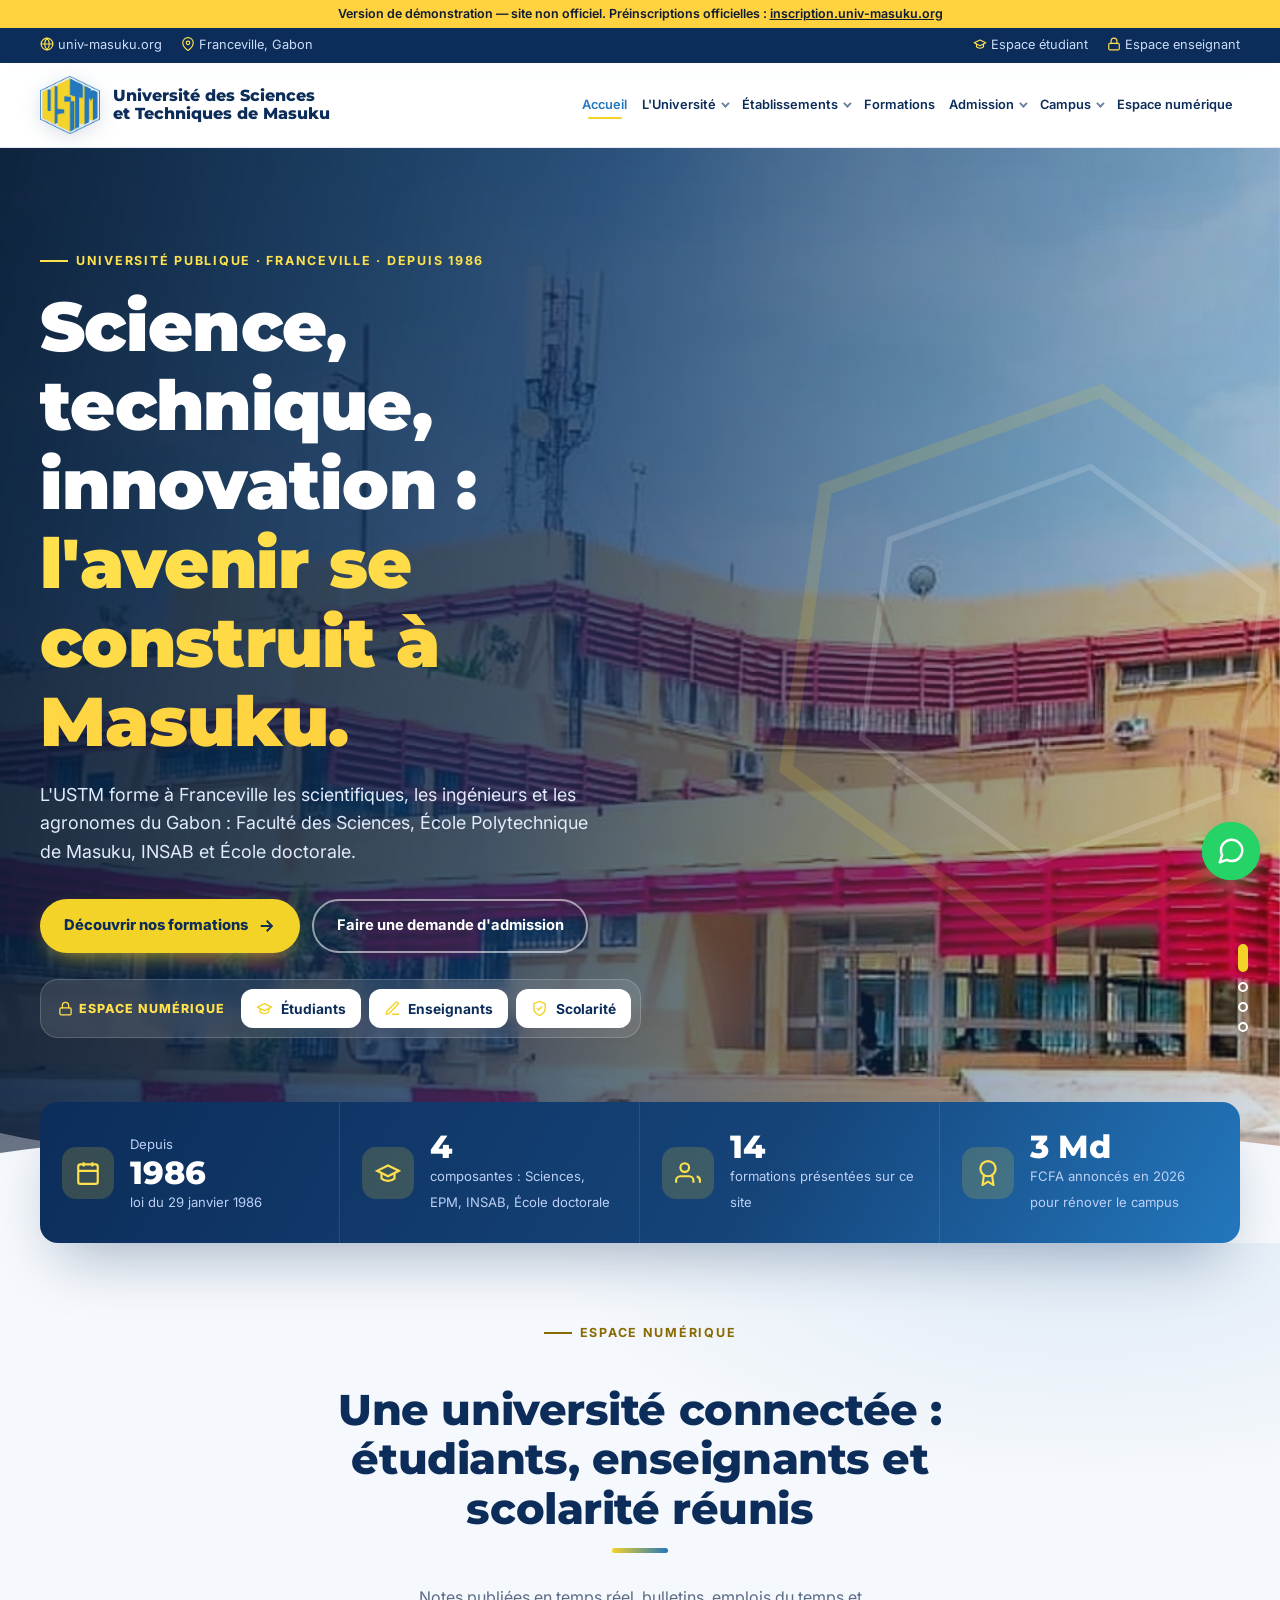
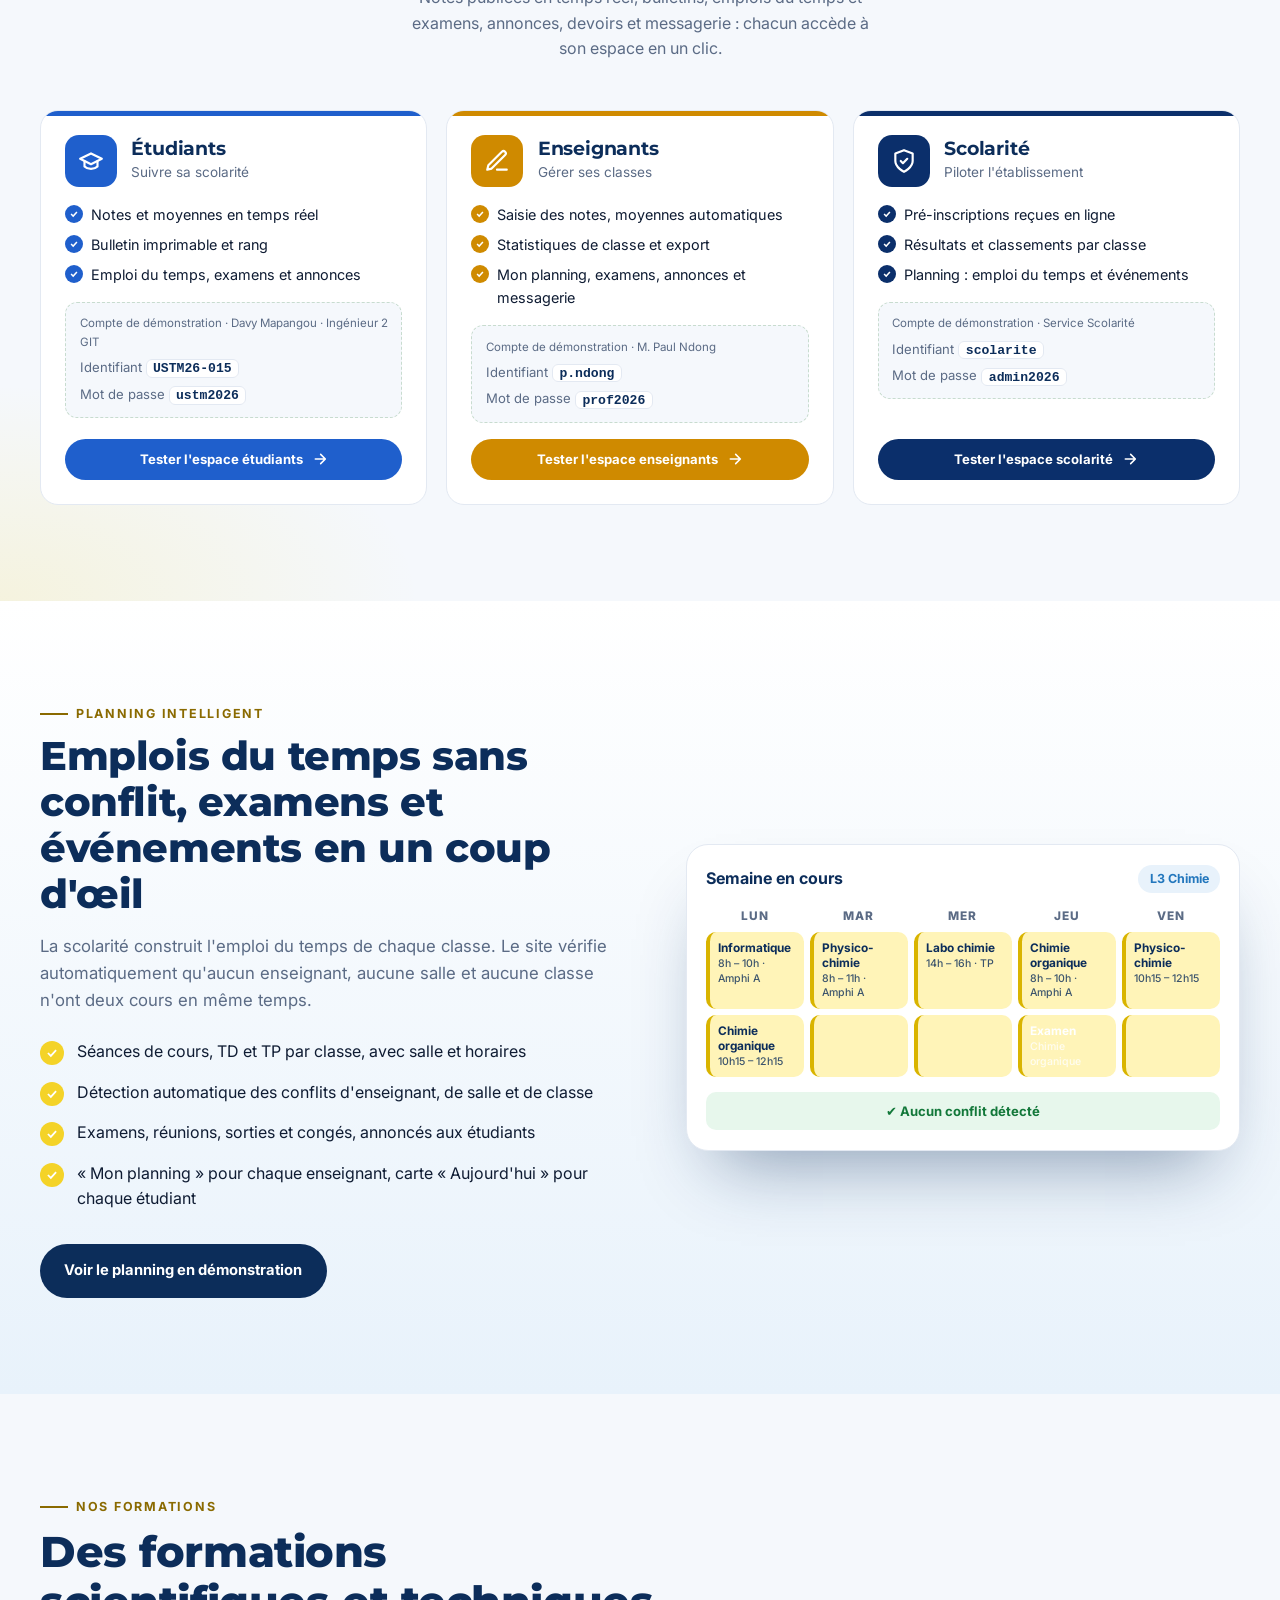
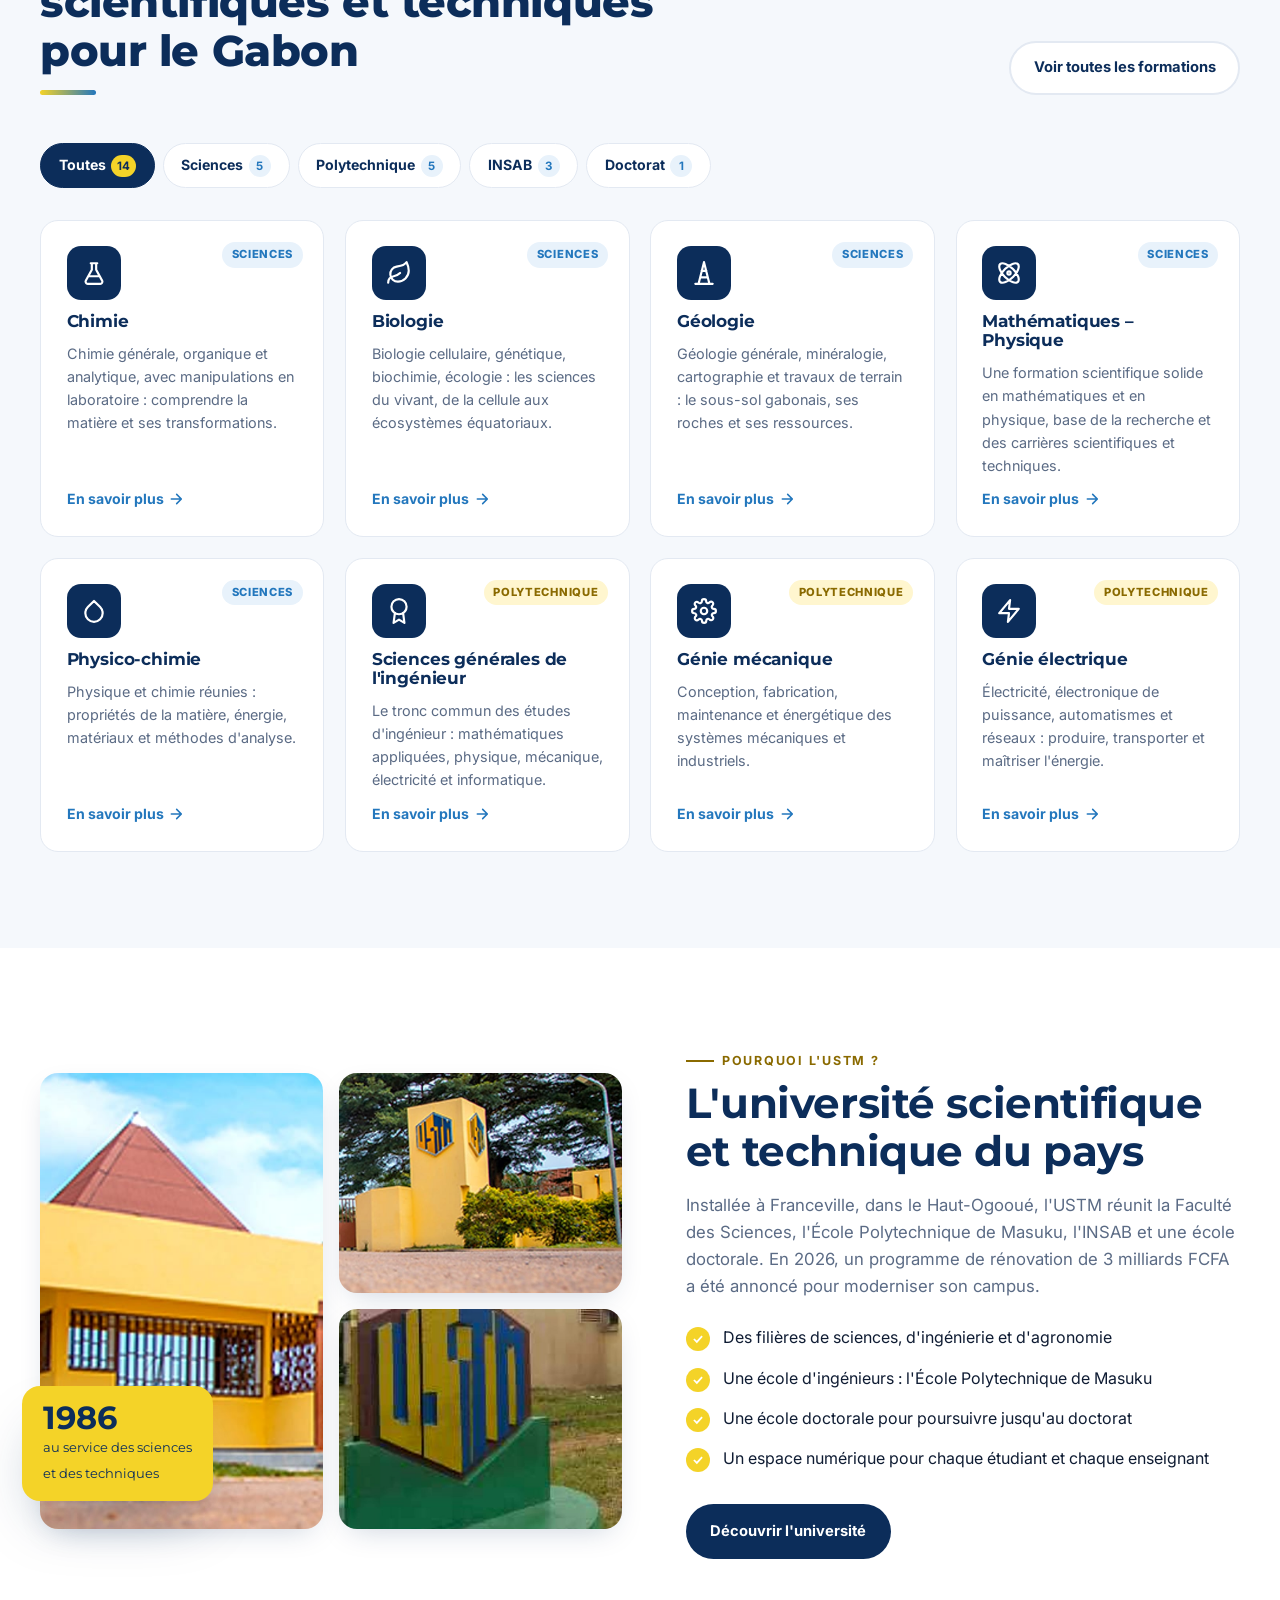
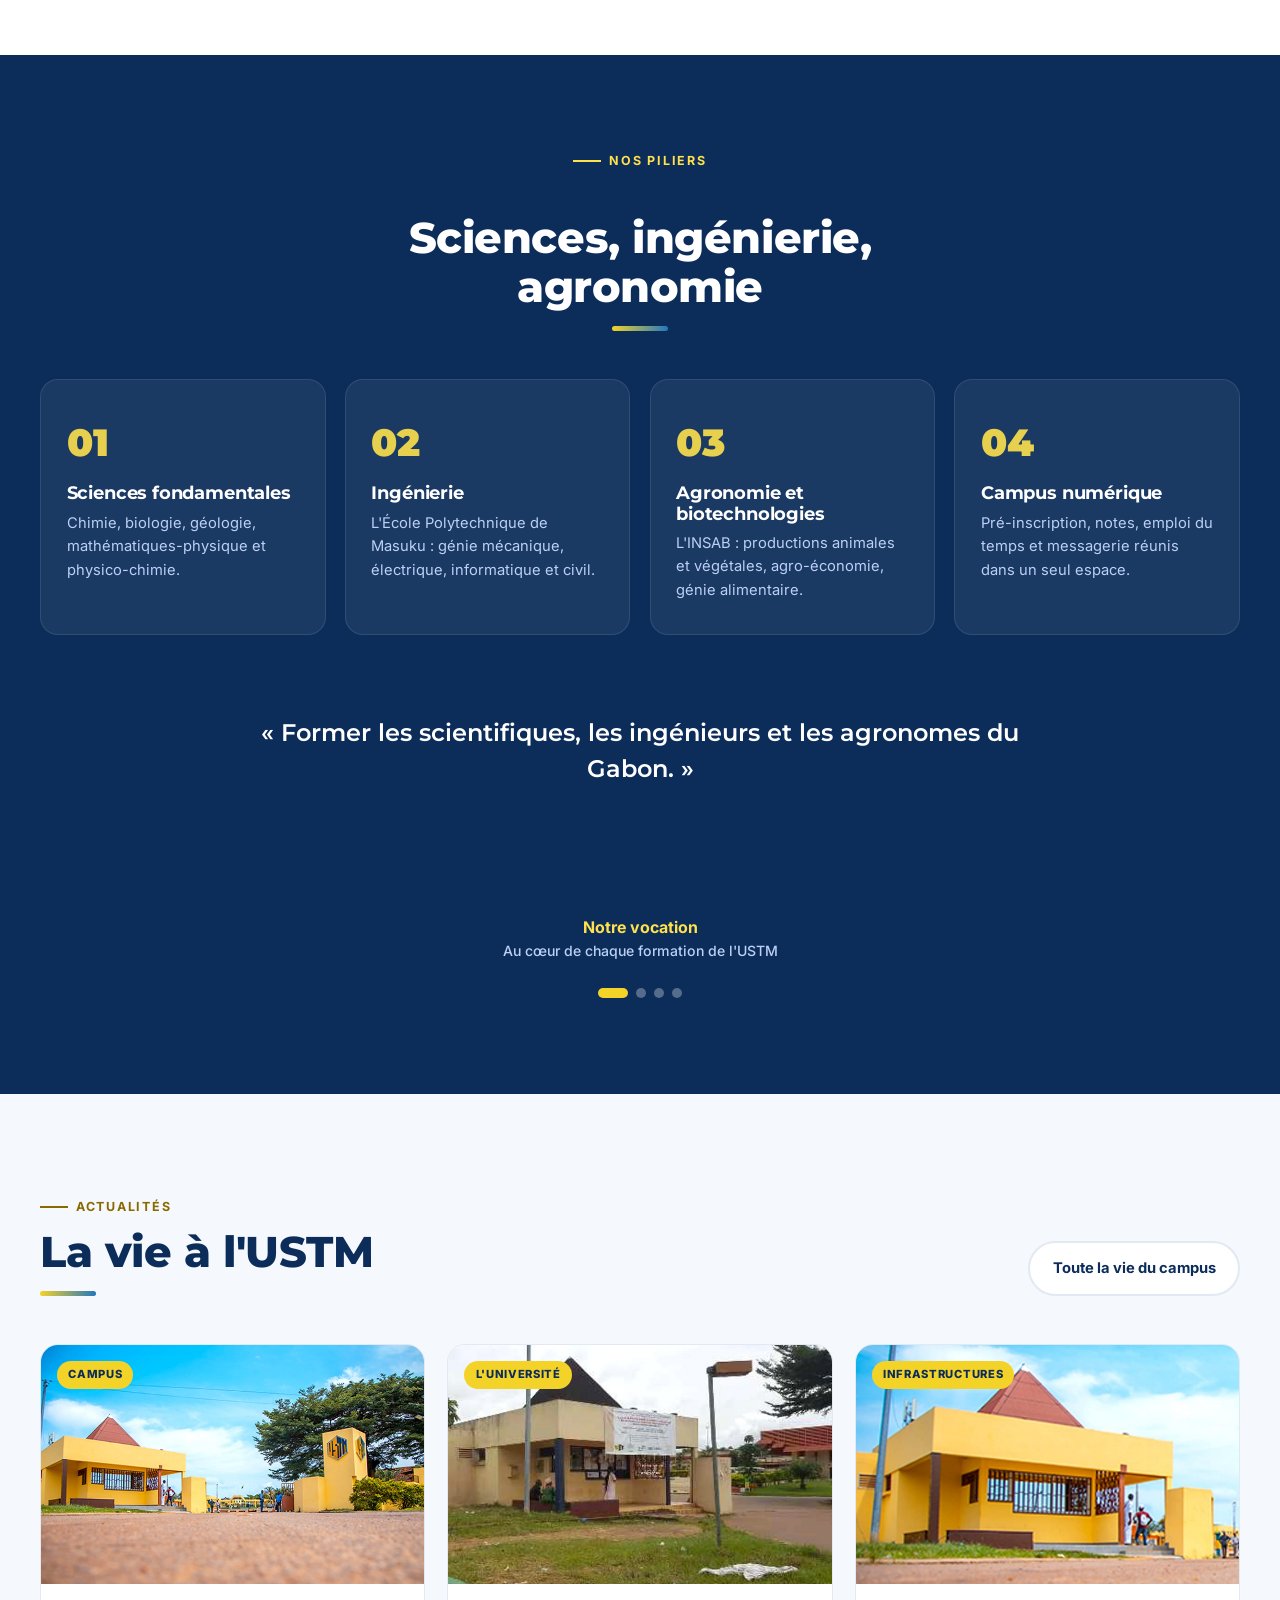
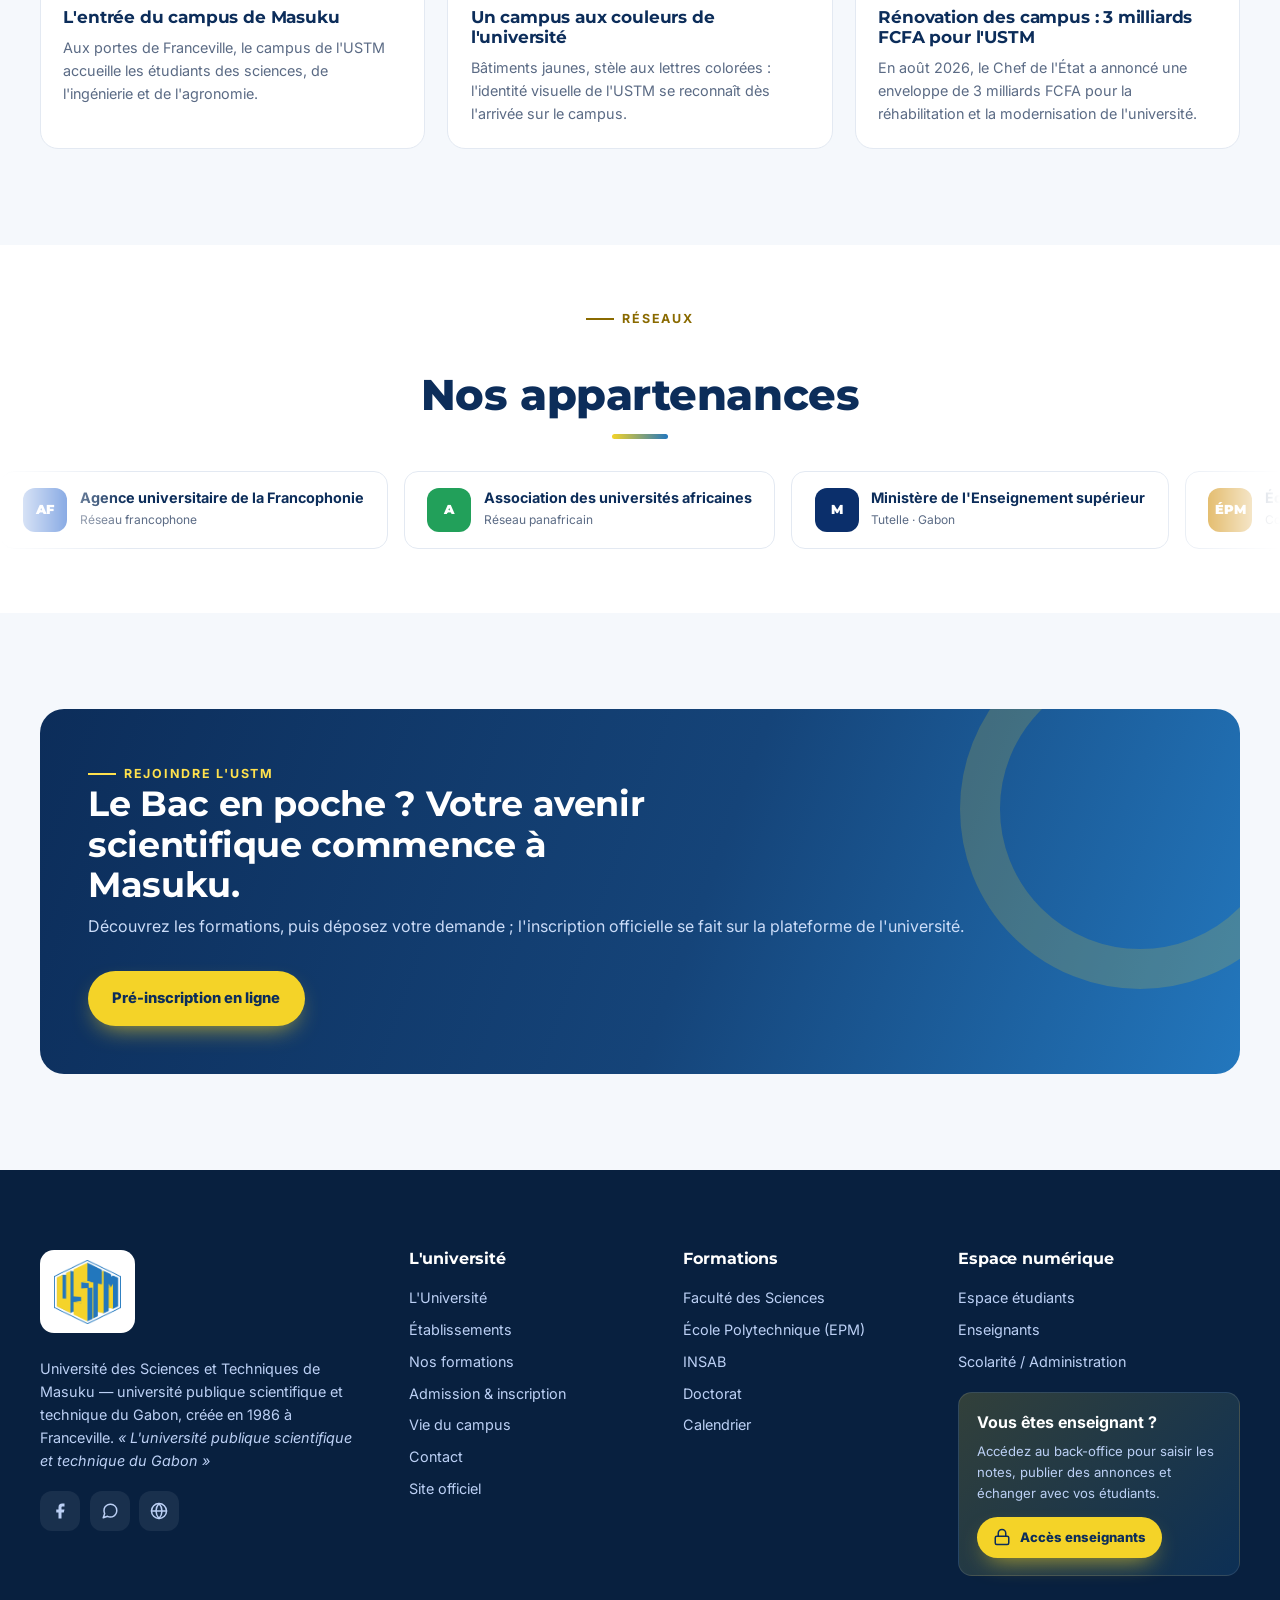
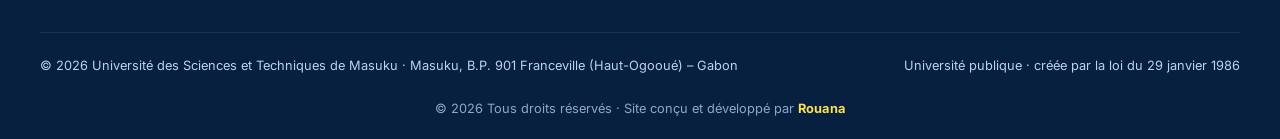
<file: index.html>
<!doctype html>
<html lang="fr">
<head>
<meta charset="utf-8">
<meta name="viewport" content="width=device-width, initial-scale=1">
<meta name="color-scheme" content="only light">
<meta name="theme-color" content="#0b2f6b">
<title>USTM – Université des Sciences et Techniques de Masuku · Franceville, Gabon</title>
<meta name="description" content="Université des Sciences et Techniques de Masuku (USTM), Franceville : université publique scientifique et technique du Gabon. Faculté des Sciences, École Polytechnique, INSAB et École doctorale.">
<meta property="og:title" content="USTM – Université des Sciences et Techniques de Masuku">
<meta property="og:description" content="L'université publique scientifique et technique du Gabon : sciences, ingénierie, agronomie et doctorat, à Franceville.">
<meta property="og:image" content="assets/img/campus-batiment.jpg">
<link rel="icon" href="assets/img/favicon.png" type="image/png">
<link rel="preconnect" href="https://fonts.googleapis.com"><link rel="preconnect" href="https://fonts.gstatic.com" crossorigin>
<link href="https://fonts.googleapis.com/css2?family=Inter:wght@400;500;600;700&family=Montserrat:wght@600;700;800;900&display=swap" rel="stylesheet">
<link rel="stylesheet" href="assets/css/style.css">
</head>
<body data-page="index">
<div id="site-header"></div>

<section class="hero" style="padding:0">
  <div class="hero-slides">
    <figure class="on"><img src="assets/img/campus-batiment.jpg" alt=""></figure>
    <figure><img src="assets/img/campus-portail.jpg" alt=""></figure>
    <figure><img src="assets/img/campus-stele.jpg" alt=""></figure>
        <figure><img src="assets/img/arbre-campus.jpg" alt=""></figure>
  </div>
  <div class="wrap">
    <span class="eyebrow rv">Université publique · Franceville · depuis 1986</span>
    <h1 class="rv d1">Science, technique, innovation : <em>l'avenir se construit à Masuku.</em></h1>
    <p class="lead rv d2">L'USTM forme à Franceville les scientifiques, les ingénieurs et les agronomes du Gabon : Faculté des Sciences, École Polytechnique de Masuku, INSAB et École doctorale.</p>
    <div class="cta rv d3">
      <a class="btn btn-orange" href="formations.html">Découvrir nos formations <svg viewBox="0 0 24 24" fill="none" stroke="currentColor" stroke-width="2.4"><path d="M5 12h14M13 5l7 7-7 7"/></svg></a>
      <a class="btn btn-ghost" href="admission.html#preinscription">Faire une demande d'admission</a>
    </div>
    <div class="quick rv d3" id="quick-access"></div>
  </div>
  <div class="hero-dots"></div>
  <svg class="wave" viewBox="0 0 1440 110" preserveAspectRatio="none" aria-hidden="true">
    <path d="M0 60 C 240 110 480 10 720 50 S 1200 100 1500 40 V110 H0Z" fill="rgba(245,248,252,.35)"/>
    <path d="M0 80 C 300 40 520 110 760 80 S 1180 40 1500 80 V110 H0Z" fill="#f5f8fc"/>
  </svg>
</section>

<div class="stats"><div class="wrap"><div class="grid">
  <div class="stat"><div class="ic"><svg viewBox="0 0 24 24" fill="none" stroke="currentColor" stroke-width="2"><rect x="3" y="4" width="18" height="18" rx="2"/><path d="M16 2v4M8 2v4M3 10h18"/></svg></div><div><span>Depuis</span><b>1986</b><span>loi du 29 janvier 1986</span></div></div>
  <div class="stat"><div class="ic"><svg viewBox="0 0 24 24" fill="none" stroke="currentColor" stroke-width="2"><path d="M22 10L12 5 2 10l10 5 10-5z"/><path d="M6 12v5c3 3 9 3 12 0v-5"/></svg></div><div><b data-count="4">0</b><span>composantes : Sciences, EPM, INSAB, École doctorale</span></div></div>
  <div class="stat"><div class="ic"><svg viewBox="0 0 24 24" fill="none" stroke="currentColor" stroke-width="2"><path d="M17 21v-2a4 4 0 00-4-4H5a4 4 0 00-4 4v2"/><circle cx="9" cy="7" r="4"/><path d="M23 21v-2a4 4 0 00-3-3.87"/></svg></div><div><b data-count="14">0</b><span>formations présentées sur ce site</span></div></div>
  <div class="stat"><div class="ic"><svg viewBox="0 0 24 24" fill="none" stroke="currentColor" stroke-width="2"><circle cx="12" cy="8" r="7"/><path d="M8.2 13.9L7 23l5-3 5 3-1.2-9.1"/></svg></div><div><b data-count="3" data-suffix=" Md">0</b><span>FCFA annoncés en 2026 pour rénover le campus</span></div></div>
</div></div></div>

<section class="espace-sec" id="espace-numerique">
  <div class="wrap">
    <div class="center"><div class="sec-head"><span class="eyebrow rv">Espace numérique</span><h2 class="rv d1">Une université connectée : étudiants, enseignants et scolarité réunis</h2><p class="rv d2">Notes publiées en temps réel, bulletins, emplois du temps et examens, annonces, devoirs et messagerie : chacun accède à son espace en un clic.</p></div></div>
    <div class="access" id="access-cards"></div>
  </div>
</section>

<section class="plshow">
  <div class="wrap split">
    <div>
      <span class="eyebrow rv">Planning intelligent</span>
      <h2 class="rv d1">Emplois du temps sans conflit, examens et événements en un coup d'œil</h2>
      <p class="lead-p rv d2">La scolarité construit l'emploi du temps de chaque classe. Le site vérifie automatiquement qu'aucun enseignant, aucune salle et aucune classe n'ont deux cours en même temps.</p>
      <ul class="checks rv d2">
        <li>Séances de cours, TD et TP par classe, avec salle et horaires</li>
        <li>Détection automatique des conflits d'enseignant, de salle et de classe</li>
        <li>Examens, réunions, sorties et congés, annoncés aux étudiants</li>
        <li>« Mon planning » pour chaque enseignant, carte « Aujourd'hui » pour chaque étudiant</li>
      </ul>
      <a class="btn btn-navy rv d3" href="espace.html?role=admin&demo=1">Voir le planning en démonstration</a>
    </div>
    <div class="plmock rv" aria-hidden="true">
      <div class="pm-head"><b>Semaine en cours</b><span>L3 Chimie</span></div>
      <div class="pm-grid">
        <i>Lun</i><i>Mar</i><i>Mer</i><i>Jeu</i><i>Ven</i>
        <div class="c a">Informatique<br><small>8h – 10h · Amphi A</small></div><div class="c b">Physico-chimie<br><small>8h – 11h · Amphi A</small></div><div class="c c">Labo chimie<br><small>14h – 16h · TP</small></div><div class="c b">Chimie organique<br><small>8h – 10h · Amphi A</small></div><div class="c b">Physico-chimie<br><small>10h15 – 12h15</small></div>
        <div class="c b">Chimie organique<br><small>10h15 – 12h15</small></div><div class="c e"></div><div class="c e"></div><div class="c x">Examen<br><small>Chimie organique</small></div><div class="c e"></div>
      </div>
      <div class="pm-ok">✔ Aucun conflit détecté</div>
    </div>
  </div>
</section>

<section>
  <div class="wrap">
    <div class="sec-head">
      <div><span class="eyebrow rv">Nos formations</span><h2 class="rv d1">Des formations scientifiques et techniques pour le Gabon</h2></div>
      <a class="btn btn-line rv" href="formations.html">Voir toutes les formations</a>
    </div>
    <div class="tabs" id="formations-tabs"></div>
    <div class="cards swipe" id="formations-grid" data-limit="8"></div>
    <p class="swipe-hint">Faites glisser pour voir plus →</p>
  </div>
</section>

<section class="bg-white">
  <div class="wrap split">
    <div class="mosaic rv">
      <img src="assets/img/batiment-jaune.jpg" alt="Bâtiment du campus de Masuku" loading="lazy">
      <img src="assets/img/pilier-logo.jpg" alt="Pilier d'entrée portant le sigle USTM" loading="lazy">
      <img src="assets/img/stele-ustm.jpg" alt="Stèle USTM" loading="lazy">
      <div class="badge"><b>1986</b><span>au service des sciences<br>et des techniques</span></div>
    </div>
    <div>
      <span class="eyebrow rv">Pourquoi l'USTM ?</span>
      <h2 class="rv d1" style="font-size:clamp(1.8rem,3.4vw,2.6rem);color:var(--navy);margin:.6rem 0 1rem">L'université scientifique et technique du pays</h2>
      <p class="lead-p rv d2">Installée à Franceville, dans le Haut-Ogooué, l'USTM réunit la Faculté des Sciences, l'École Polytechnique de Masuku, l'INSAB et une école doctorale. En 2026, un programme de rénovation de 3 milliards FCFA a été annoncé pour moderniser son campus.</p>
      <ul class="checks rv d2">
        <li>Des filières de sciences, d'ingénierie et d'agronomie</li>
        <li>Une école d'ingénieurs : l'École Polytechnique de Masuku</li>
        <li>Une école doctorale pour poursuivre jusqu'au doctorat</li>
        <li>Un espace numérique pour chaque étudiant et chaque enseignant</li>
      </ul>
      <a class="btn btn-navy rv d3" href="ecole.html">Découvrir l'université</a>
    </div>
  </div>
</section>

<section class="bg-navy">
  <div class="wrap">
    <div class="center"><div class="sec-head"><span class="eyebrow">Nos piliers</span><h2>Sciences, ingénierie, agronomie</h2></div></div>
    <div class="pillars">
      <div class="pillar rv"><div class="num">01</div><h3>Sciences fondamentales</h3><p>Chimie, biologie, géologie, mathématiques-physique et physico-chimie.</p></div>
      <div class="pillar rv d1"><div class="num">02</div><h3>Ingénierie</h3><p>L'École Polytechnique de Masuku : génie mécanique, électrique, informatique et civil.</p></div>
      <div class="pillar rv d2"><div class="num">03</div><h3>Agronomie et biotechnologies</h3><p>L'INSAB : productions animales et végétales, agro-économie, génie alimentaire.</p></div>
      <div class="pillar rv d3"><div class="num">04</div><h3>Campus numérique</h3><p>Pré-inscription, notes, emploi du temps et messagerie réunis dans un seul espace.</p></div>
    </div>
    <div class="testi" id="quotes" style="margin-top:5rem"><blockquote></blockquote><cite></cite><div class="dots"></div></div>
  </div>
</section>

<section>
  <div class="wrap">
    <div class="sec-head">
      <div><span class="eyebrow rv">Actualités</span><h2 class="rv d1">La vie à l'USTM</h2></div>
      <a class="btn btn-line rv" href="vie-etudiante.html">Toute la vie du campus</a>
    </div>
    <div class="news swipe" id="news" data-limit="3"></div>
    <p class="swipe-hint">Faites glisser pour voir plus →</p>
  </div>
</section>

<section class="bg-white" style="padding:4rem 0">
  <div class="wrap"><div class="center"><div class="sec-head" style="margin-bottom:2rem"><span class="eyebrow">Réseaux</span><h2>Nos appartenances</h2></div></div></div>
  <div class="marquee"><div class="track" id="partners"></div></div>
</section>

<section>
  <div class="wrap">
    <div class="band rv">
      <div><span class="eyebrow">Rejoindre l'USTM</span><h2>Le Bac en poche ? Votre avenir scientifique commence à Masuku.</h2><p>Découvrez les formations, puis déposez votre demande ; l'inscription officielle se fait sur la plateforme de l'université.</p></div>
      <a class="btn btn-orange" href="admission.html#preinscription">Pré-inscription en ligne</a>
    </div>
  </div>
</section>

<div id="site-footer"></div>
<script src="assets/js/data.js"></script>
<script src="assets/js/config.js"></script>
<script src="assets/js/store.js"></script>
<script src="assets/js/main.js"></script>
</body>
</html>
</file>
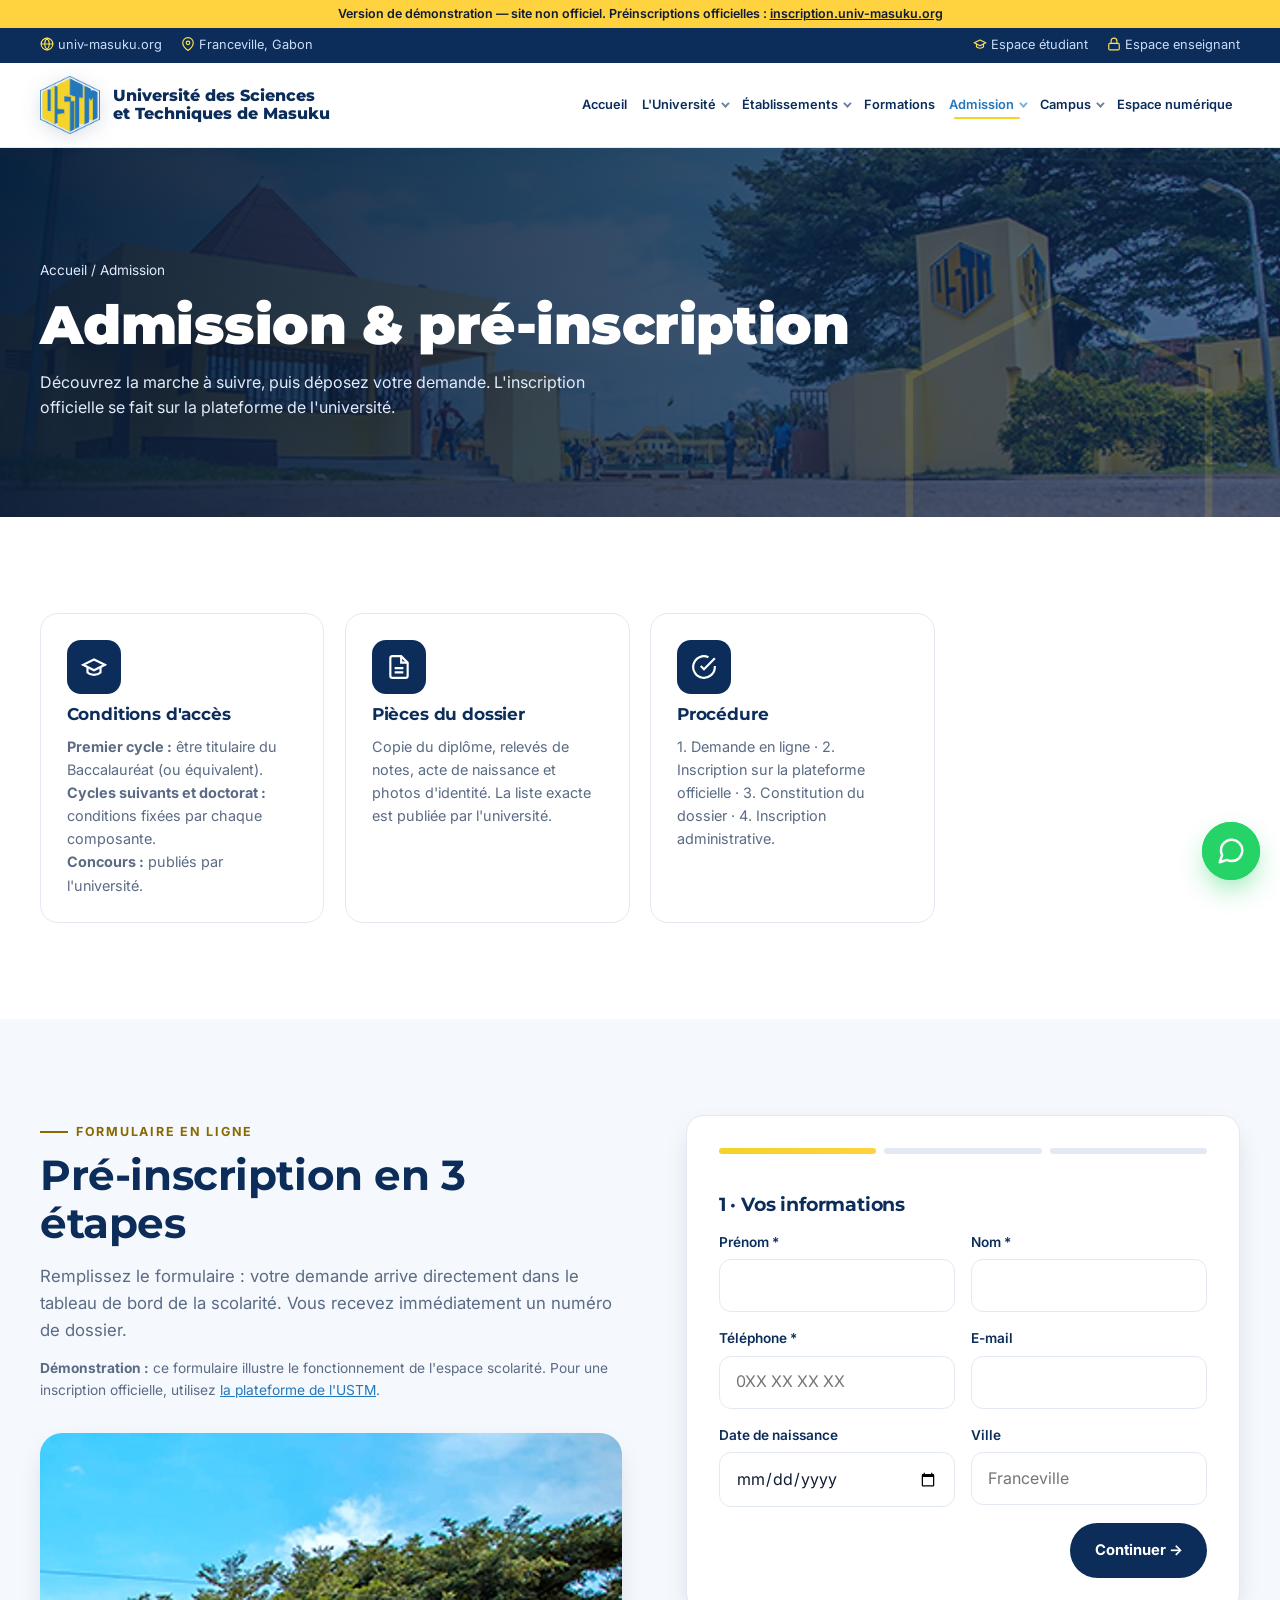
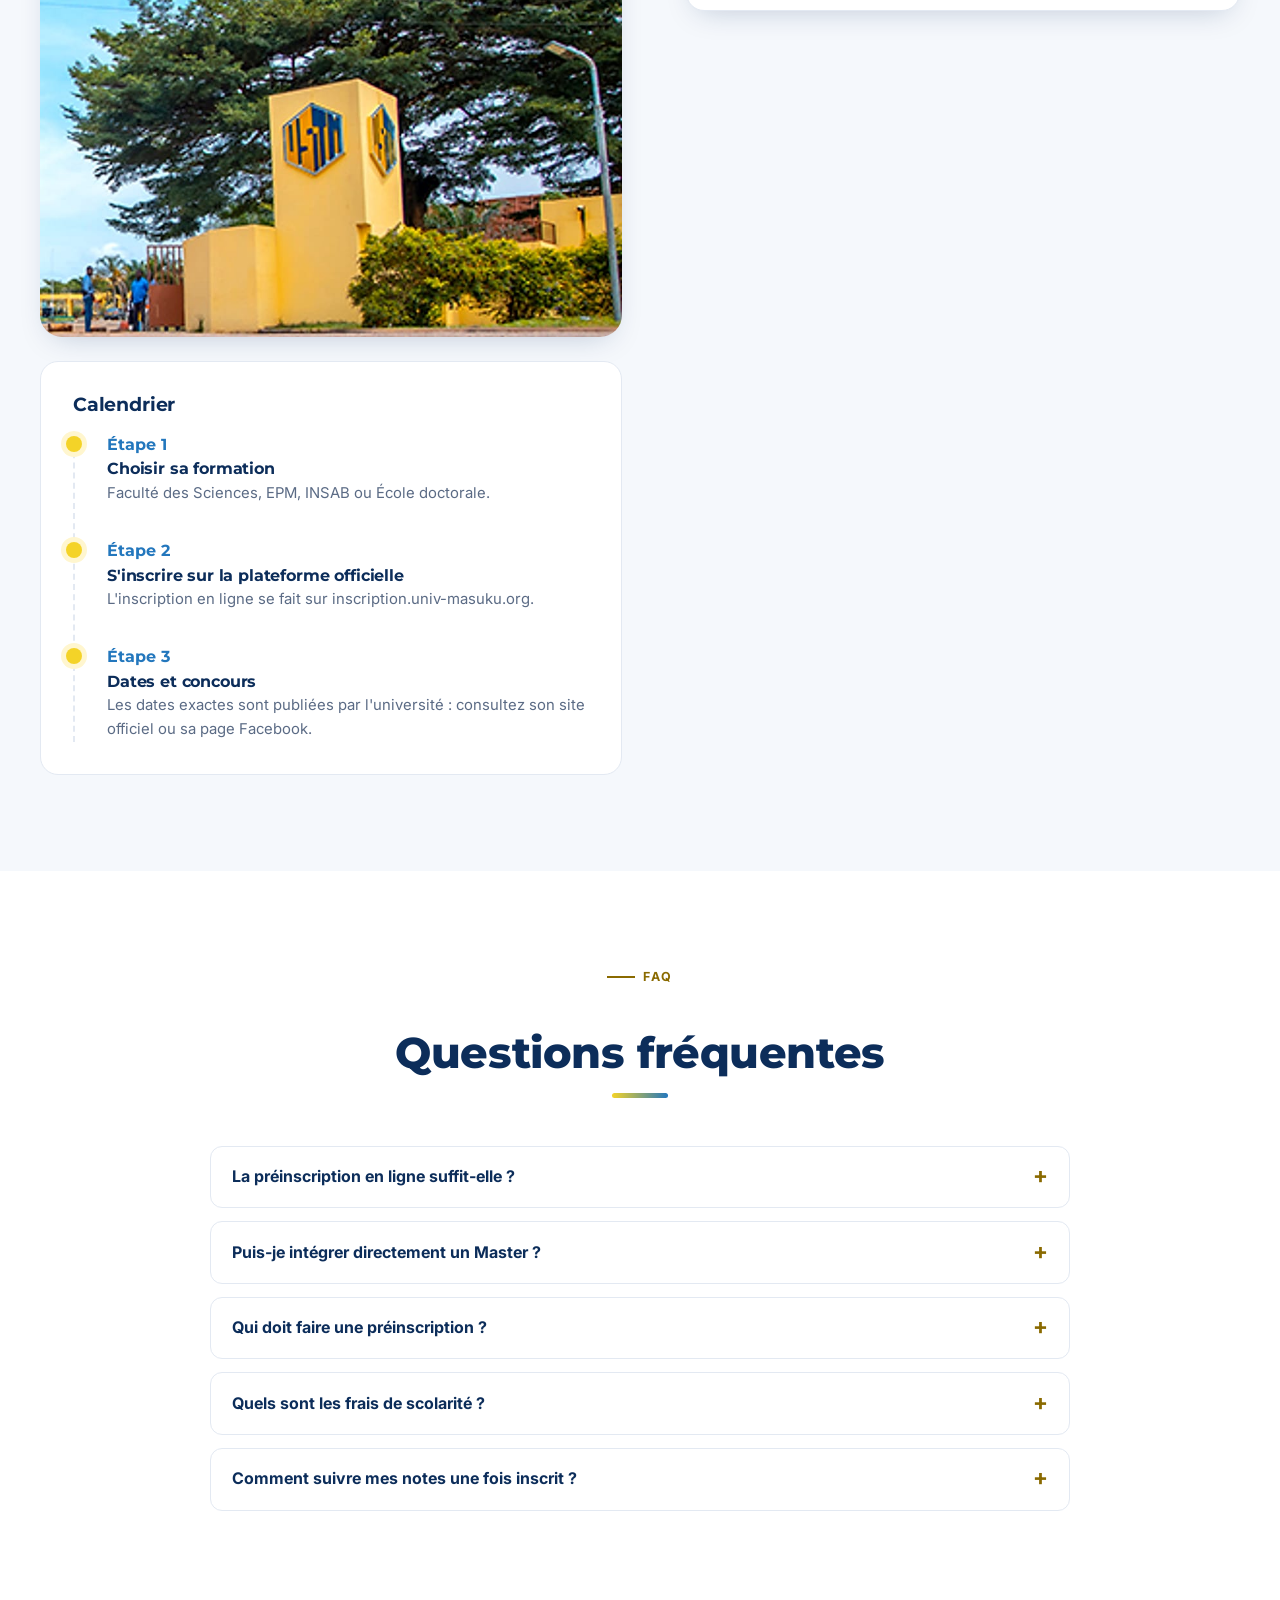
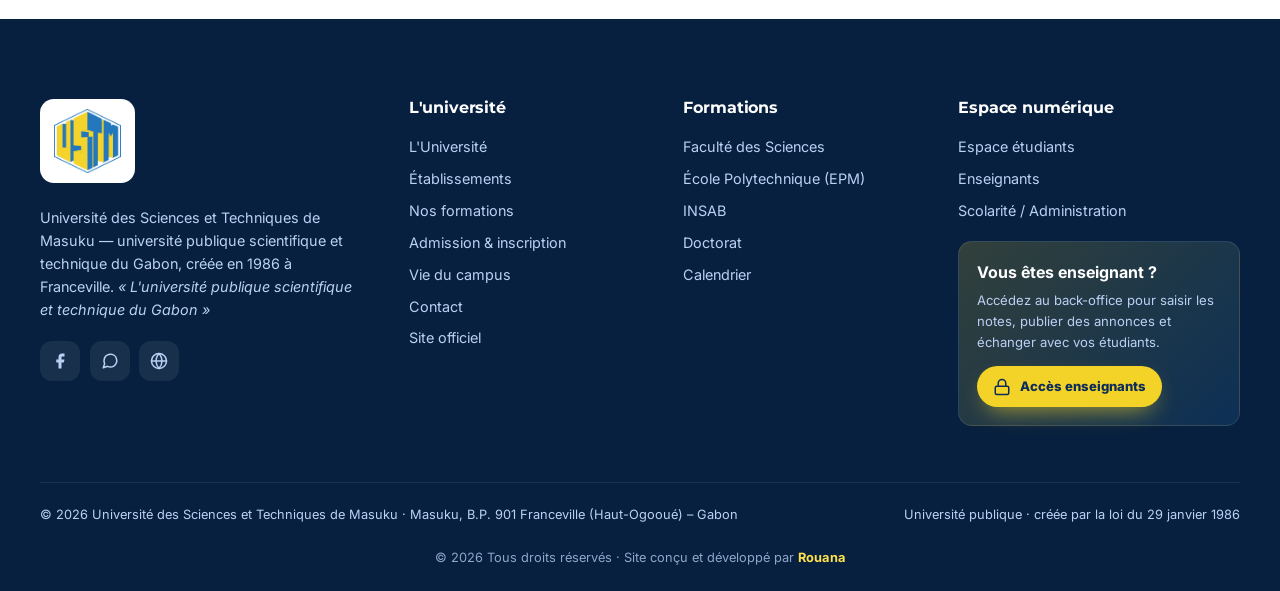
<file: admission.html>
<!doctype html>
<html lang="fr">
<head>
<meta charset="utf-8">
<meta name="viewport" content="width=device-width, initial-scale=1">
<meta name="color-scheme" content="only light">
<meta name="theme-color" content="#0b2f6b">
<title>Admission – USTM · Université des Sciences et Techniques de Masuku</title>
<meta name="description" content="Admission à l'USTM : conditions, marche à suivre, formulaire de pré-inscription et lien vers la plateforme officielle d'inscription.">
<link rel="icon" href="assets/img/favicon.png" type="image/png">
<link rel="preconnect" href="https://fonts.googleapis.com"><link rel="preconnect" href="https://fonts.gstatic.com" crossorigin>
<link href="https://fonts.googleapis.com/css2?family=Inter:wght@400;500;600;700&family=Montserrat:wght@600;700;800;900&display=swap" rel="stylesheet">
<link rel="stylesheet" href="assets/css/style.css">
</head>
<body data-page="admission">
<div id="site-header"></div>

<header class="page-hero">
  <img class="bg" src="assets/img/campus-portail.jpg" alt="">
  <div class="wrap">
    <p class="crumbs"><a href="index.html">Accueil</a> / Admission</p>
    <h1>Admission & pré-inscription</h1>
    <p>Découvrez la marche à suivre, puis déposez votre demande. L'inscription officielle se fait sur la plateforme de l'université.</p>
  </div>
</header>

<section class="bg-white">
  <div class="wrap">
    <div class="cards">
      <div class="fcard rv"><div class="ic"><svg viewBox="0 0 24 24" fill="none" stroke="currentColor" stroke-width="2"><path d="M22 10L12 5 2 10l10 5 10-5z"/><path d="M6 12v5c3 3 9 3 12 0v-5"/></svg></div><h3>Conditions d'accès</h3><p><b>Premier cycle :</b> être titulaire du Baccalauréat (ou équivalent).<br><b>Cycles suivants et doctorat :</b> conditions fixées par chaque composante.<br><b>Concours :</b> publiés par l'université.</p></div>
      <div class="fcard rv d1"><div class="ic"><svg viewBox="0 0 24 24" fill="none" stroke="currentColor" stroke-width="2"><path d="M14 2H6a2 2 0 00-2 2v16a2 2 0 002 2h12a2 2 0 002-2V8z"/><path d="M14 2v6h6M16 13H8M16 17H8"/></svg></div><h3>Pièces du dossier</h3><p>Copie du diplôme, relevés de notes, acte de naissance et photos d'identité. La liste exacte est publiée par l'université.</p></div>
      <div class="fcard rv d2"><div class="ic"><svg viewBox="0 0 24 24" fill="none" stroke="currentColor" stroke-width="2"><path d="M22 11.1V12a10 10 0 11-5.9-9.1"/><path d="M22 4L12 14l-3-3"/></svg></div><h3>Procédure</h3><p>1. Demande en ligne · 2. Inscription sur la plateforme officielle · 3. Constitution du dossier · 4. Inscription administrative.</p></div>
    </div>
  </div>
</section>

<section id="preinscription">
  <div class="wrap split" style="align-items:start">
    <div>
      <span class="eyebrow rv">Formulaire en ligne</span>
      <h2 class="rv d1" style="font-size:clamp(1.8rem,3.4vw,2.6rem);color:var(--navy);margin:.6rem 0 1rem">Pré-inscription en 3 étapes</h2>
      <p class="lead-p rv d2">Remplissez le formulaire : votre demande arrive directement dans le tableau de bord de la scolarité. Vous recevez immédiatement un numéro de dossier.</p>
      <p class="rv d2" style="margin-top:.8rem;font-size:.86rem;color:var(--muted)"><b>Démonstration :</b> ce formulaire illustre le fonctionnement de l'espace scolarité. Pour une inscription officielle, utilisez <a href="https://inscription.univ-masuku.org/" target="_blank" rel="noopener" style="color:var(--blue);text-decoration:underline">la plateforme de l'USTM</a>.</p>
      <img class="rv" src="assets/img/arbre-campus.jpg" alt="Le campus de Masuku" style="border-radius:22px;margin-top:2rem;box-shadow:var(--shadow);width:100%" loading="lazy">
      <div id="calendrier" class="panel rv" style="margin-top:1.5rem;box-shadow:none">
        <h3 style="color:var(--navy);margin-bottom:1rem">Calendrier</h3>
        <div class="timeline">
          <div class="tl"><b>Étape 1</b><h4>Choisir sa formation</h4><p>Faculté des Sciences, EPM, INSAB ou École doctorale.</p></div>
          <div class="tl"><b>Étape 2</b><h4>S'inscrire sur la plateforme officielle</h4><p>L'inscription en ligne se fait sur inscription.univ-masuku.org.</p></div>
          <div class="tl"><b>Étape 3</b><h4>Dates et concours</h4><p>Les dates exactes sont publiées par l'université : consultez son site officiel ou sa page Facebook.</p></div>
        </div>
      </div>
    </div>
    <form class="panel form rv" id="admission-form" novalidate>
      <div class="steps"><span></span><span></span><span></span></div>
      <div class="fstep">
        <h3 style="color:var(--navy)">1 · Vos informations</h3>
        <div class="row"><div class="field"><label for="prenom">Prénom *</label><input id="prenom" name="prenom" required autocomplete="given-name"></div><div class="field"><label for="nom">Nom *</label><input id="nom" name="nom" required autocomplete="family-name"></div></div>
        <div class="row"><div class="field"><label for="tel">Téléphone *</label><input id="tel" name="tel" type="tel" required placeholder="0XX XX XX XX" autocomplete="tel"></div><div class="field"><label for="email">E-mail</label><input id="email" name="email" type="email" autocomplete="email"></div></div>
        <div class="row"><div class="field"><label for="naissance">Date de naissance</label><input id="naissance" name="naissance" type="date"></div><div class="field"><label for="ville">Ville</label><input id="ville" name="ville" placeholder="Franceville"></div></div>
        <button type="button" class="btn btn-navy" data-next style="justify-self:end">Continuer →</button>
      </div>
      <div class="fstep">
        <h3 style="color:var(--navy)">2 · Votre projet</h3>
        <div class="field"><label for="formation">Formation souhaitée *</label><select id="formation" name="formation" required></select></div>
        <div class="row"><div class="field"><label for="niveau">Dernier diplôme obtenu *</label><select id="niveau" name="niveau" required><option value="">— Choisir —</option><option>Baccalauréat</option><option>BTS / DUT</option><option>Licence</option><option>Master</option><option>Autre</option></select></div><div class="field"><label for="serie">Série / spécialité</label><input id="serie" name="serie" placeholder="ex. C, D, B, G…"></div></div>
        <div style="display:flex;justify-content:space-between;gap:.6rem"><button type="button" class="btn btn-line" data-prev>← Retour</button><button type="button" class="btn btn-navy" data-next>Continuer →</button></div>
      </div>
      <div class="fstep">
        <h3 style="color:var(--navy)">3 · Motivation</h3>
        <div class="field"><label for="motivation">Pourquoi souhaitez-vous rejoindre l'USTM ?</label><textarea id="motivation" name="motivation" placeholder="Quelques lignes sur votre projet professionnel…"></textarea></div>
        <div class="field"><label for="source">Comment avez-vous connu l'USTM ?</label><select id="source" name="source"><option>Facebook</option><option>Bouche-à-oreille</option><option>Salon / forum</option><option>Affiche</option><option>Autre</option></select></div>
        <label style="display:flex;gap:.6rem;font-size:.86rem;color:var(--muted)"><input type="checkbox" required> J'accepte d'être recontacté(e) par l'USTM au sujet de ma demande.</label>
        <div style="display:flex;justify-content:space-between;gap:.6rem"><button type="button" class="btn btn-line" data-prev>← Retour</button><button class="btn btn-orange" type="submit">Envoyer ma pré-inscription</button></div>
      </div>
    </form>
  </div>
</section>

<section class="bg-white">
  <div class="wrap" style="max-width:860px">
    <div class="center"><div class="sec-head"><span class="eyebrow">FAQ</span><h2>Questions fréquentes</h2></div></div>
    <div class="faq">
      <details><summary>La préinscription en ligne suffit-elle ?</summary><p>Non, elle ouvre votre dossier et vous donne l'attestation exigée. L'inscription devient définitive après l'inscription administrative et le paiement des frais.</p></details>
      <details><summary>Puis-je intégrer directement un Master ?</summary><p>Oui, si vous remplissez les conditions de la composante concernée. Votre dossier sera étudié par l'équipe pédagogique.</p></details>
      <details><summary>Qui doit faire une préinscription ?</summary><p>Les nouveaux bacheliers, les étudiants qui changent de cycle, les candidats à une réorientation et toute personne qui s'inscrit pour la première fois à l'USTM.</p></details>
      <details><summary>Quels sont les frais de scolarité ?</summary><p>Les frais dépendent du niveau et de la composante. Ils sont communiqués par l'université lors de l'inscription.</p></details>
      <details><summary>Comment suivre mes notes une fois inscrit ?</summary><p>Chaque étudiant reçoit un identifiant pour l'Espace numérique : notes, moyennes, bulletin, annonces et messagerie avec les enseignants.</p></details>
    </div>
  </div>
</section>

<div id="site-footer"></div>
<script src="assets/js/data.js"></script>
<script src="assets/js/config.js"></script>
<script src="assets/js/store.js"></script>
<script src="assets/js/main.js"></script>
</body>
</html>
</file>
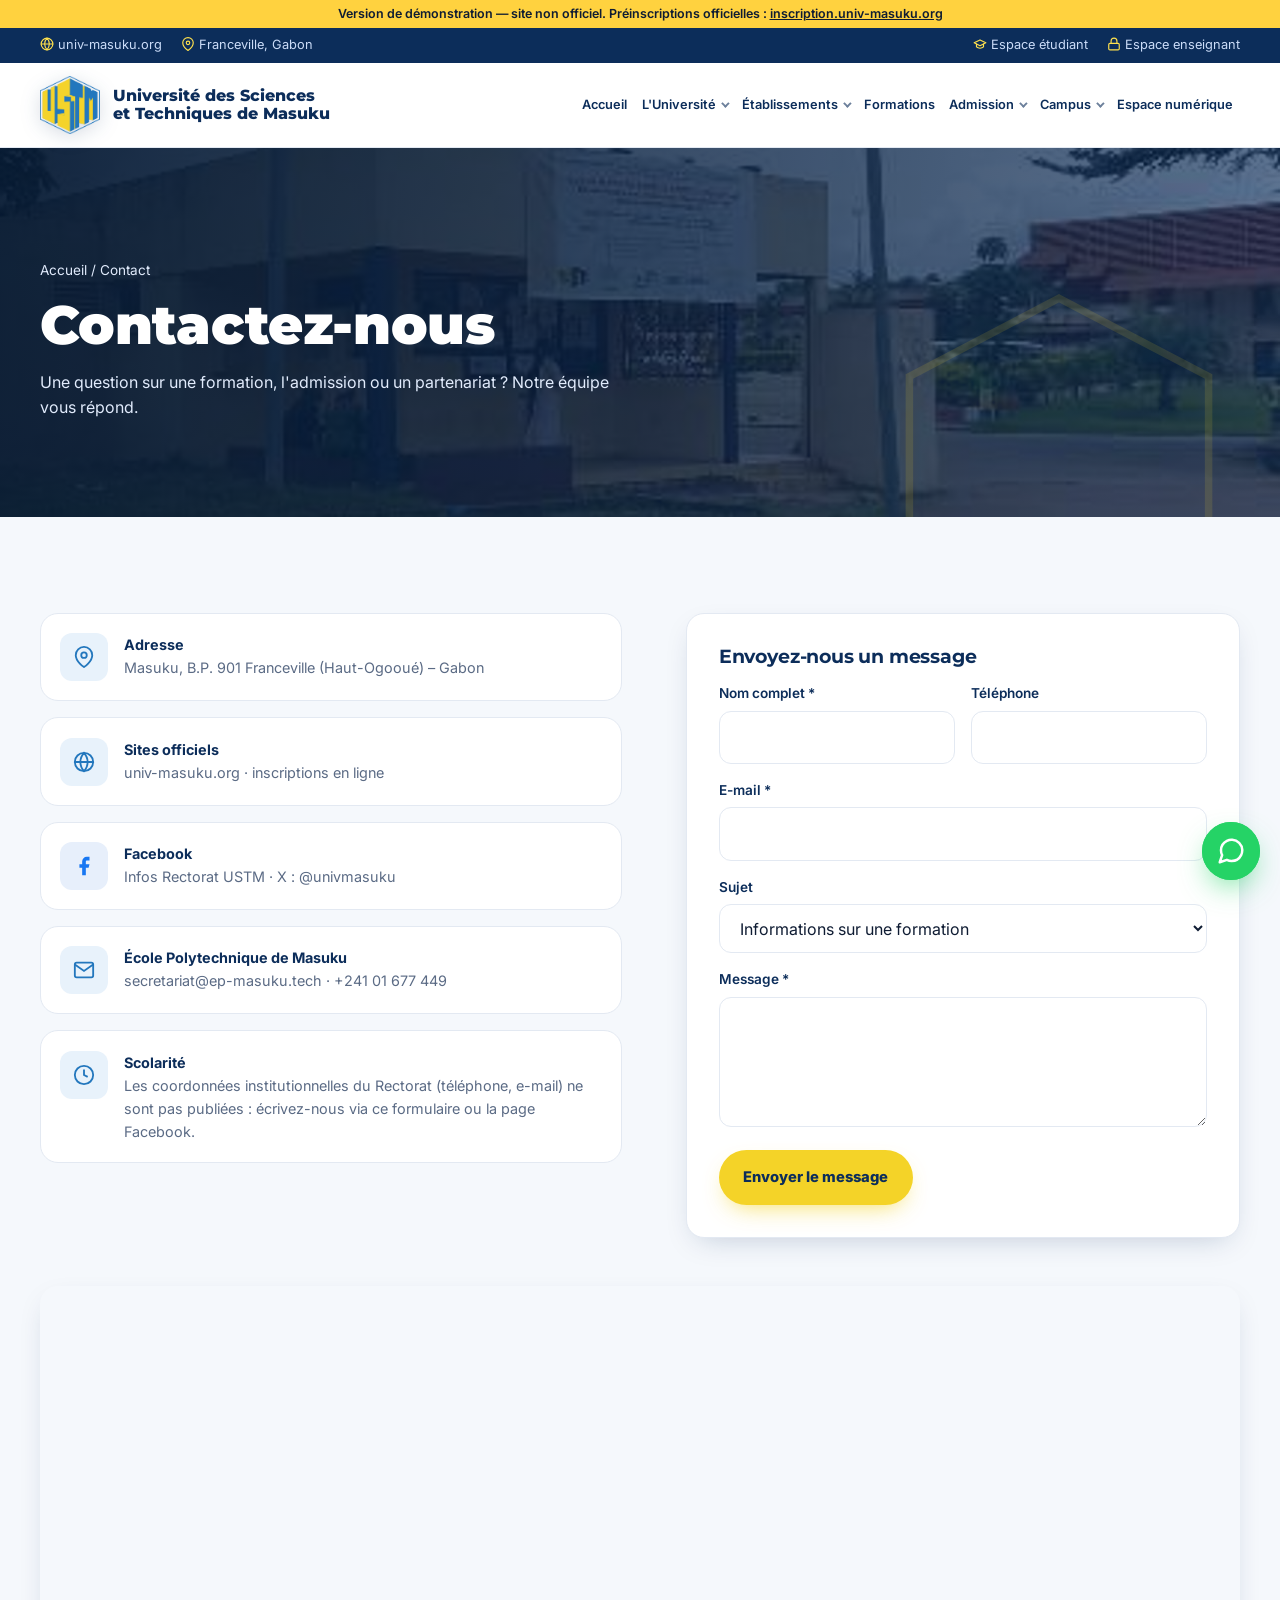
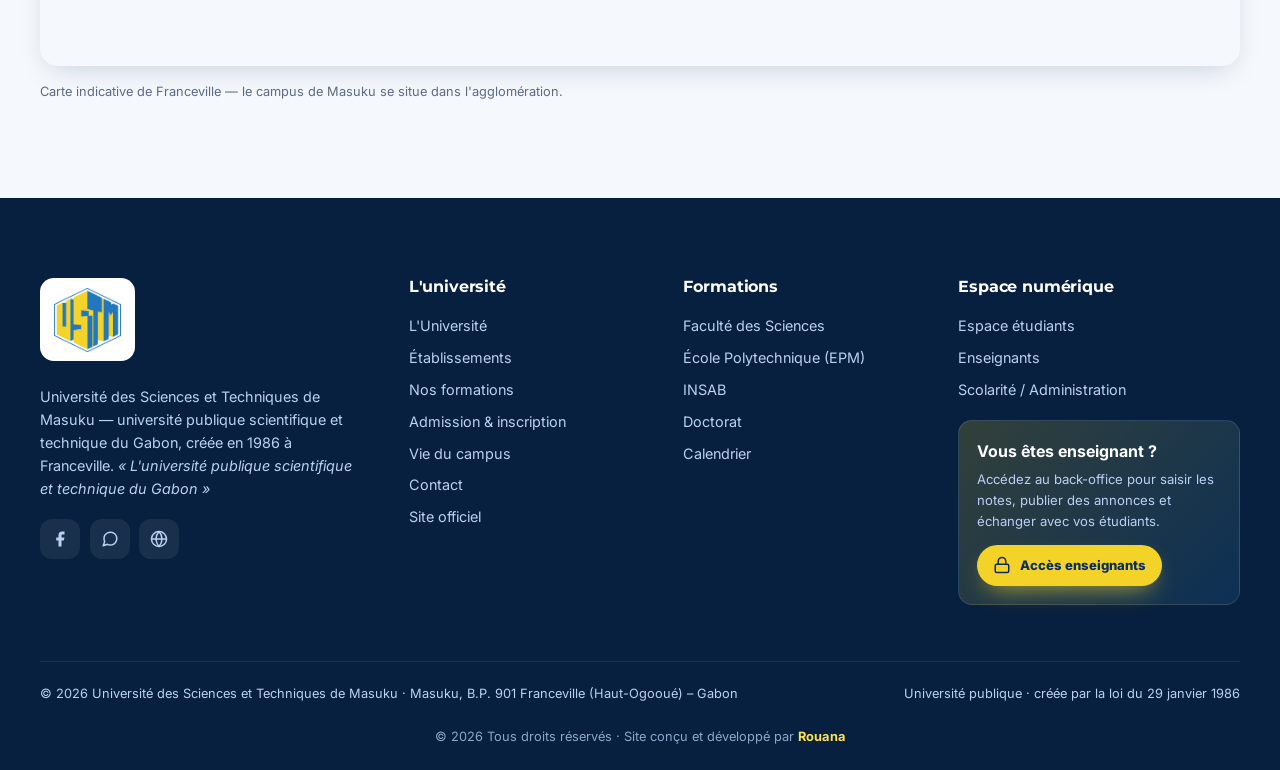
<file: contact.html>
<!doctype html>
<html lang="fr">
<head>
<meta charset="utf-8">
<meta name="viewport" content="width=device-width, initial-scale=1">
<meta name="color-scheme" content="only light">
<meta name="theme-color" content="#0b2f6b">
<title>Contact – USTM · Université des Sciences et Techniques de Masuku</title>
<meta name="description" content="Contactez l'USTM à Franceville : adresse, sites officiels, Facebook et formulaire.">
<link rel="icon" href="assets/img/favicon.png" type="image/png">
<link rel="preconnect" href="https://fonts.googleapis.com"><link rel="preconnect" href="https://fonts.gstatic.com" crossorigin>
<link href="https://fonts.googleapis.com/css2?family=Inter:wght@400;500;600;700&family=Montserrat:wght@600;700;800;900&display=swap" rel="stylesheet">
<link rel="stylesheet" href="assets/css/style.css">
</head>
<body data-page="contact">
<div id="site-header"></div>

<header class="page-hero">
  <img class="bg" src="assets/img/batiment-rectorat.jpg" alt="">
  <div class="wrap">
    <p class="crumbs"><a href="index.html">Accueil</a> / Contact</p>
    <h1>Contactez-nous</h1>
    <p>Une question sur une formation, l'admission ou un partenariat ? Notre équipe vous répond.</p>
  </div>
</header>

<section>
  <div class="wrap split" style="align-items:start">
    <div class="cinfo">
      <a class="citem rv" href="https://www.google.com/maps/search/?api=1&query=Universit%C3%A9+des+Sciences+et+Techniques+de+Masuku+Franceville" target="_blank" rel="noopener"><span class="ic"><svg viewBox="0 0 24 24" fill="none" stroke="currentColor" stroke-width="2"><path d="M21 10c0 7-9 13-9 13s-9-6-9-13a9 9 0 0118 0z"/><circle cx="12" cy="10" r="3"/></svg></span><span><b>Adresse</b><span>Masuku, B.P. 901 Franceville (Haut-Ogooué) – Gabon</span></span></a>
      <div class="citem rv d1"><span class="ic"><svg viewBox="0 0 24 24" fill="none" stroke="currentColor" stroke-width="2"><circle cx="12" cy="12" r="10"/><path d="M2 12h20M12 2a15.3 15.3 0 014 10 15.3 15.3 0 01-4 10 15.3 15.3 0 01-4-10 15.3 15.3 0 014-10z"/></svg></span><span><b>Sites officiels</b><span><a href="https://univ-masuku.org/" target="_blank" rel="noopener">univ-masuku.org</a> · <a href="https://inscription.univ-masuku.org/" target="_blank" rel="noopener">inscriptions en ligne</a></span></span></div>
      <a class="citem rv d1" href="https://www.facebook.com/p/Infos-Rectorat-USTM-100064030231040/" target="_blank" rel="noopener"><span class="ic" style="background:#e7effb;color:#1877f2"><svg viewBox="0 0 24 24" fill="currentColor"><path d="M18 2h-3a5 5 0 00-5 5v3H7v4h3v8h4v-8h3l1-4h-4V7a1 1 0 011-1h3z"/></svg></span><span><b>Facebook</b><span>Infos Rectorat USTM · X : @univmasuku</span></span></a>
      <a class="citem rv d2" href="mailto:secretariat@ep-masuku.tech"><span class="ic"><svg viewBox="0 0 24 24" fill="none" stroke="currentColor" stroke-width="2"><path d="M4 4h16c1.1 0 2 .9 2 2v12c0 1.1-.9 2-2 2H4c-1.1 0-2-.9-2-2V6c0-1.1.9-2 2-2z"/><path d="M22 6l-10 7L2 6"/></svg></span><span><b>École Polytechnique de Masuku</b><span>secretariat@ep-masuku.tech · +241 01 677 449</span></span></a>
      <div class="citem rv d3"><span class="ic"><svg viewBox="0 0 24 24" fill="none" stroke="currentColor" stroke-width="2"><circle cx="12" cy="12" r="10"/><path d="M12 6v6l4 2"/></svg></span><span><b>Scolarité</b><span>Les coordonnées institutionnelles du Rectorat (téléphone, e-mail) ne sont pas publiées : écrivez-nous via ce formulaire ou la page Facebook.</span></span></div>
    </div>
    <form class="panel form rv" id="contact-form">
      <h3 style="color:var(--navy)">Envoyez-nous un message</h3>
      <div class="row"><div class="field"><label for="c-nom">Nom complet *</label><input id="c-nom" name="nom" required autocomplete="name"></div><div class="field"><label for="c-tel">Téléphone</label><input id="c-tel" name="tel" type="tel" autocomplete="tel"></div></div>
      <div class="field"><label for="c-email">E-mail *</label><input id="c-email" name="email" type="email" required autocomplete="email"></div>
      <div class="field"><label for="c-sujet">Sujet</label><select id="c-sujet" name="sujet"><option>Informations sur une formation</option><option>Admission / inscription</option><option>Partenariat / entreprise</option><option>Stage</option><option>Autre</option></select></div>
      <div class="field"><label for="c-msg">Message *</label><textarea id="c-msg" name="message" required></textarea></div>
      <button class="btn btn-orange" type="submit" style="justify-self:start">Envoyer le message</button>
    </form>
  </div>
  <div class="wrap">
    <iframe class="map" title="Carte – Franceville" loading="lazy" referrerpolicy="no-referrer-when-downgrade" src="https://www.openstreetmap.org/export/embed.html?bbox=13.50%2C-1.70%2C13.64%2C-1.57&amp;layer=mapnik&amp;marker=-1.6336%2C13.5835"></iframe>
    <p style="font-size:.8rem;color:var(--muted);margin-top:.5rem">Carte indicative de Franceville — le campus de Masuku se situe dans l'agglomération.</p>
  </div>
</section>

<div id="site-footer"></div>
<script src="assets/js/data.js"></script>
<script src="assets/js/config.js"></script>
<script src="assets/js/store.js"></script>
<script src="assets/js/main.js"></script>
</body>
</html>
</file>
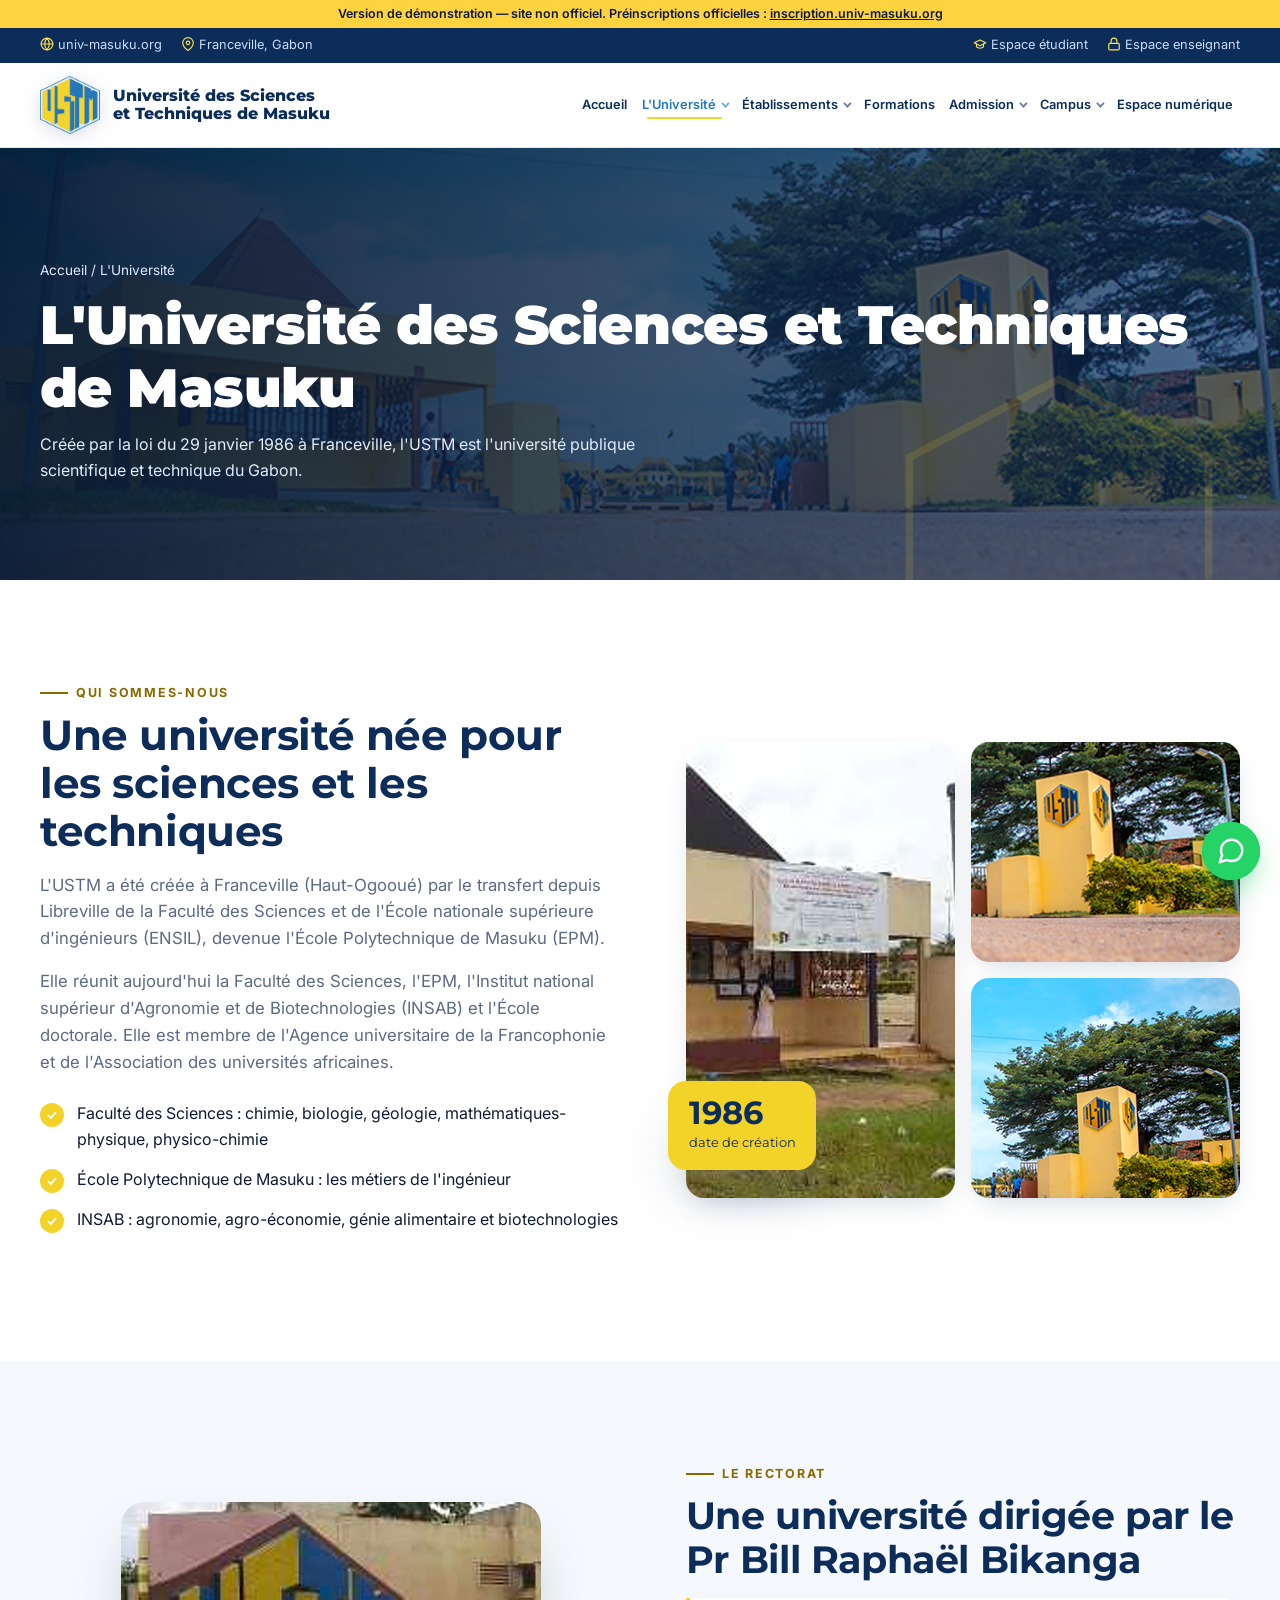
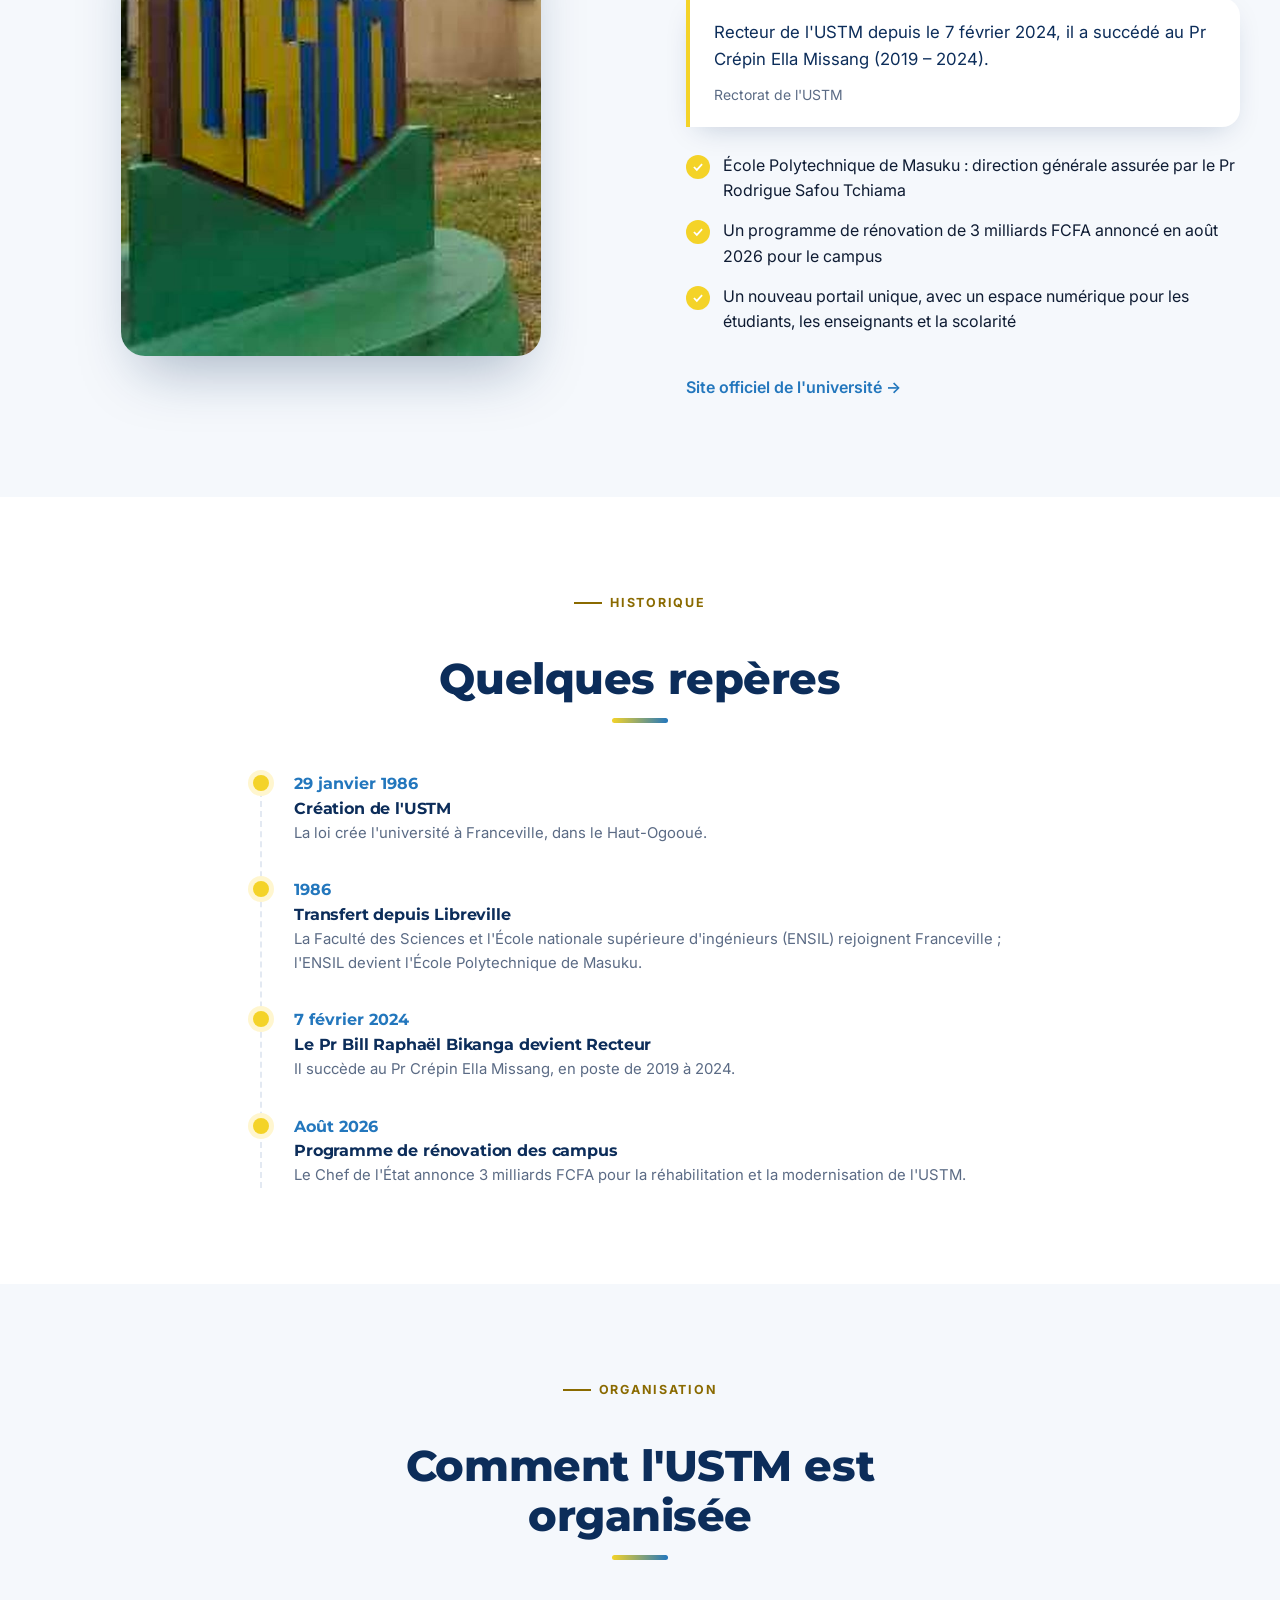
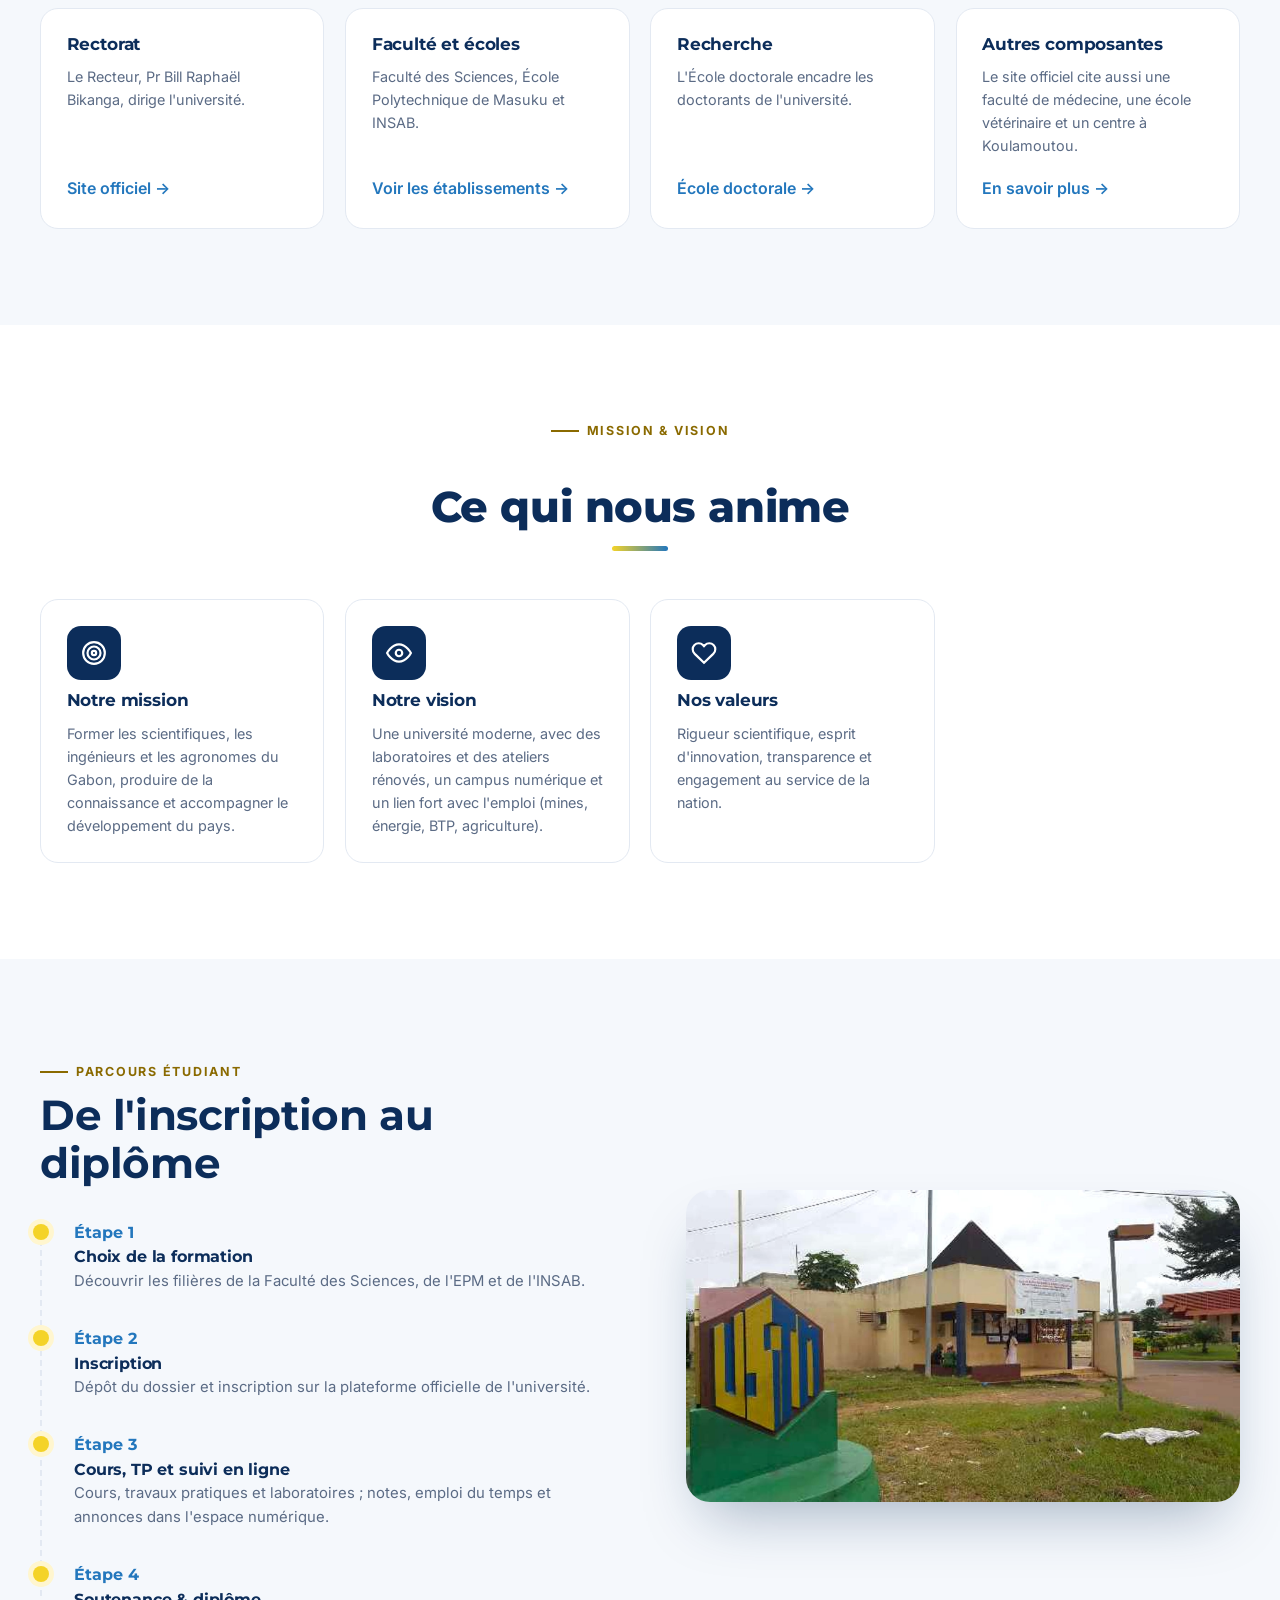
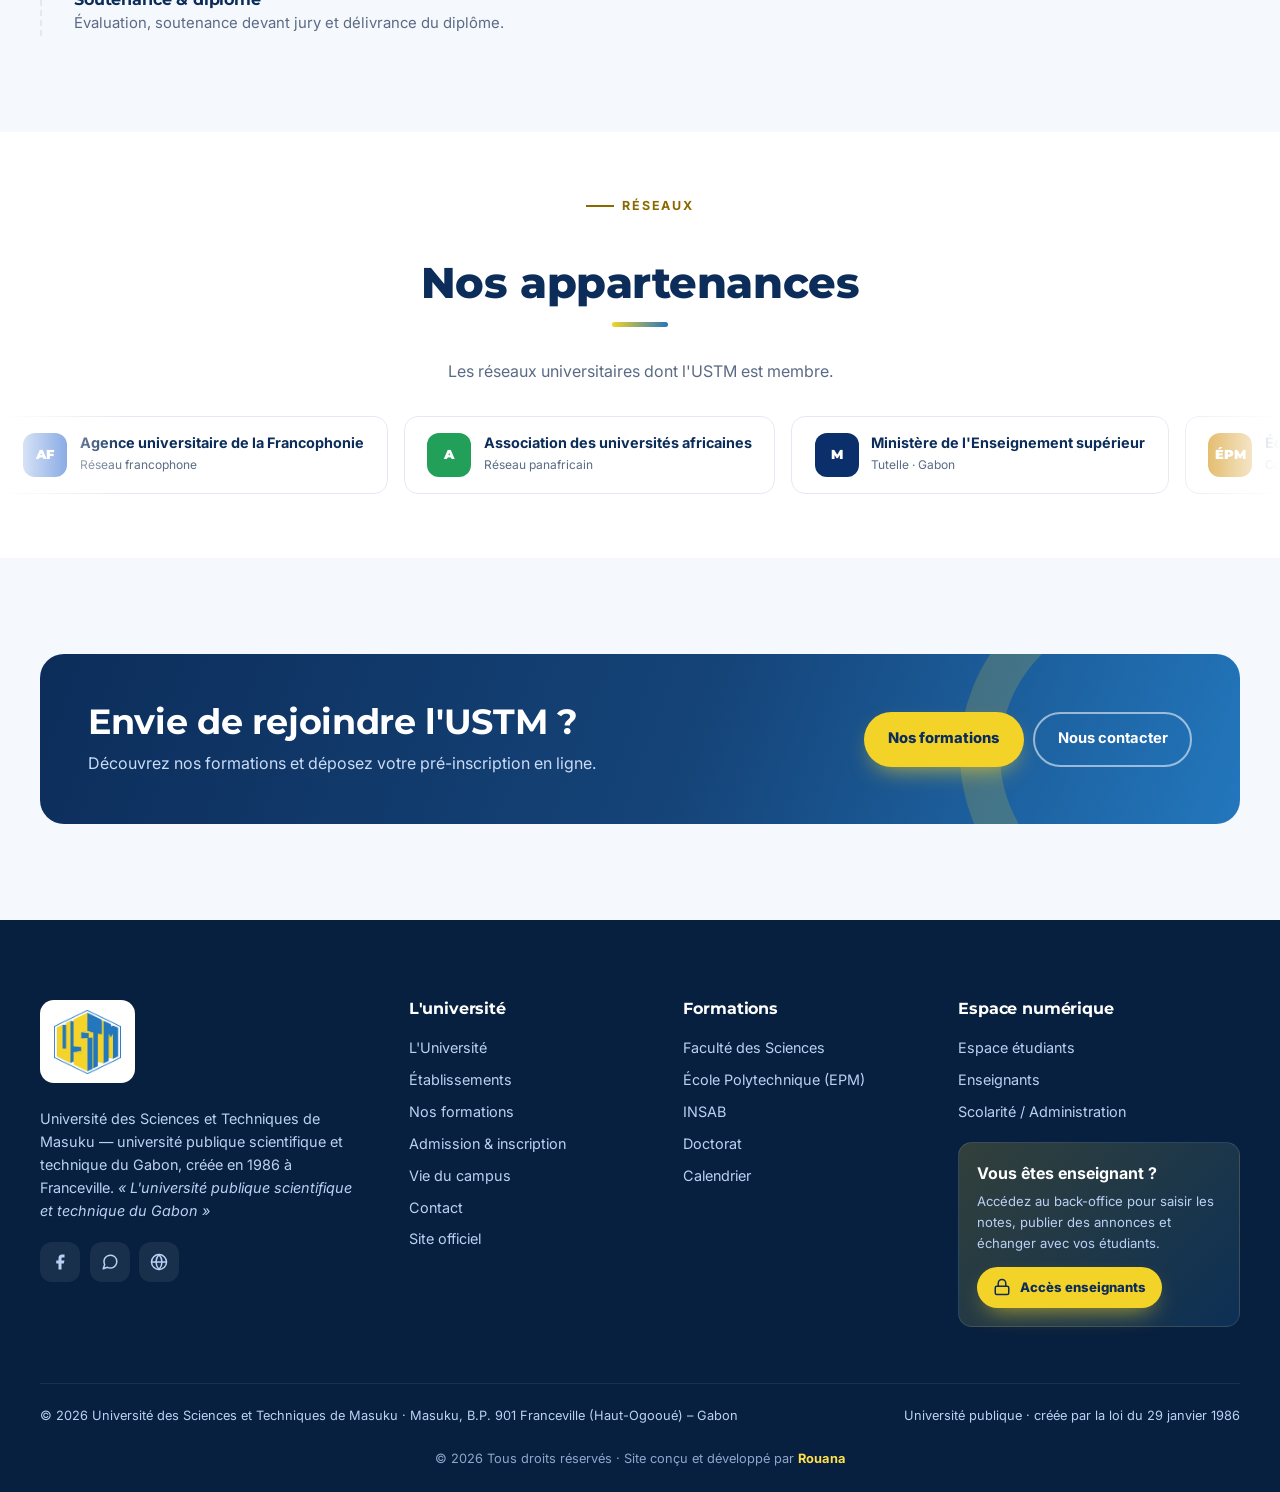
<file: ecole.html>
<!doctype html>
<html lang="fr">
<head>
<meta charset="utf-8">
<meta name="viewport" content="width=device-width, initial-scale=1">
<meta name="color-scheme" content="only light">
<meta name="theme-color" content="#0b2f6b">
<title>L'Université – USTM · Université des Sciences et Techniques de Masuku</title>
<meta name="description" content="Présentation de l'USTM : histoire depuis 1986, Rectorat, organisation et composantes de l'université publique scientifique et technique du Gabon.">
<link rel="icon" href="assets/img/favicon.png" type="image/png">
<link rel="preconnect" href="https://fonts.googleapis.com"><link rel="preconnect" href="https://fonts.gstatic.com" crossorigin>
<link href="https://fonts.googleapis.com/css2?family=Inter:wght@400;500;600;700&family=Montserrat:wght@600;700;800;900&display=swap" rel="stylesheet">
<link rel="stylesheet" href="assets/css/style.css">
</head>
<body data-page="ecole">
<div id="site-header"></div>

<header class="page-hero">
  <img class="bg" src="assets/img/campus-portail.jpg" alt="">
  <div class="wrap">
    <p class="crumbs"><a href="index.html">Accueil</a> / L'Université</p>
    <h1>L'Université des Sciences et Techniques de Masuku</h1>
    <p>Créée par la loi du 29 janvier 1986 à Franceville, l'USTM est l'université publique scientifique et technique du Gabon.</p>
  </div>
</header>

<section class="bg-white" id="presentation">
  <div class="wrap split">
    <div>
      <span class="eyebrow rv">Qui sommes-nous</span>
      <h2 class="rv d1" style="font-size:clamp(1.8rem,3.4vw,2.6rem);color:var(--navy);margin:.6rem 0 1rem">Une université née pour les sciences et les techniques</h2>
      <p class="lead-p rv d2">L'USTM a été créée à Franceville (Haut-Ogooué) par le transfert depuis Libreville de la Faculté des Sciences et de l'École nationale supérieure d'ingénieurs (ENSIL), devenue l'École Polytechnique de Masuku (EPM).</p>
      <p class="lead-p rv d2" style="margin-top:1rem">Elle réunit aujourd'hui la Faculté des Sciences, l'EPM, l'Institut national supérieur d'Agronomie et de Biotechnologies (INSAB) et l'École doctorale. Elle est membre de l'Agence universitaire de la Francophonie et de l'Association des universités africaines.</p>
      <ul class="checks rv d3">
        <li>Faculté des Sciences : chimie, biologie, géologie, mathématiques-physique, physico-chimie</li>
        <li>École Polytechnique de Masuku : les métiers de l'ingénieur</li>
        <li>INSAB : agronomie, agro-économie, génie alimentaire et biotechnologies</li>
      </ul>
    </div>
    <div class="mosaic rv">
      <img src="assets/img/batiment-rectorat.jpg" alt="Bâtiments du campus" loading="lazy">
      <img src="assets/img/pilier-logo.jpg" alt="Pilier d'entrée portant le sigle USTM" loading="lazy">
      <img src="assets/img/arbre-campus.jpg" alt="Le campus sous les grands arbres" loading="lazy">
      <div class="badge"><b>1986</b><span>date de création</span></div>
    </div>
  </div>
</section>

<section id="recteur">
  <div class="wrap split">
    <img class="rv" src="assets/img/stele-ustm.jpg" alt="Stèle USTM" style="border-radius:24px;box-shadow:var(--shadow-lg);width:100%;max-width:420px;max-height:480px;object-fit:cover;margin:auto" loading="lazy">
    <div>
      <span class="eyebrow rv">Le Rectorat</span>
      <h2 class="rv d1" style="font-size:clamp(1.7rem,3.2vw,2.4rem);color:var(--navy);margin:.6rem 0 1rem">Une université dirigée par le Pr Bill Raphaël Bikanga</h2>
      <div class="quote rv d2">Recteur de l'USTM depuis le 7 février 2024, il a succédé au Pr Crépin Ella Missang (2019 – 2024).<small>Rectorat de l'USTM</small></div>
      <ul class="checks rv d3">
        <li>École Polytechnique de Masuku : direction générale assurée par le Pr Rodrigue Safou Tchiama</li>
        <li>Un programme de rénovation de 3 milliards FCFA annoncé en août 2026 pour le campus</li>
        <li>Un nouveau portail unique, avec un espace numérique pour les étudiants, les enseignants et la scolarité</li>
      </ul>
      <a class="ext rv" href="https://univ-masuku.org/" target="_blank" rel="noopener">Site officiel de l'université →</a>
    </div>
  </div>
</section>

<section id="historique" class="bg-white">
  <div class="wrap">
    <div class="center"><div class="sec-head"><span class="eyebrow">Historique</span><h2>Quelques repères</h2></div></div>
    <div class="timeline" style="max-width:760px;margin:auto">
      <div class="tl rv"><b>29 janvier 1986</b><h4>Création de l'USTM</h4><p>La loi crée l'université à Franceville, dans le Haut-Ogooué.</p></div>
      <div class="tl rv d1"><b>1986</b><h4>Transfert depuis Libreville</h4><p>La Faculté des Sciences et l'École nationale supérieure d'ingénieurs (ENSIL) rejoignent Franceville ; l'ENSIL devient l'École Polytechnique de Masuku.</p></div>
      <div class="tl rv d2"><b>7 février 2024</b><h4>Le Pr Bill Raphaël Bikanga devient Recteur</h4><p>Il succède au Pr Crépin Ella Missang, en poste de 2019 à 2024.</p></div>
      <div class="tl rv d3"><b>Août 2026</b><h4>Programme de rénovation des campus</h4><p>Le Chef de l'État annonce 3 milliards FCFA pour la réhabilitation et la modernisation de l'USTM.</p></div>
    </div>
  </div>
</section>

<section id="organisation">
  <div class="wrap">
    <div class="center"><div class="sec-head"><span class="eyebrow">Organisation</span><h2>Comment l'USTM est organisée</h2></div></div>
    <div class="cards">
      <div class="fcard rv"><h3>Rectorat</h3><p>Le Recteur, Pr Bill Raphaël Bikanga, dirige l'université.</p><a class="ext" href="https://univ-masuku.org/" target="_blank" rel="noopener">Site officiel →</a></div>
      <div class="fcard rv d1"><h3>Faculté et écoles</h3><p>Faculté des Sciences, École Polytechnique de Masuku et INSAB.</p><a class="ext" href="etablissements.html">Voir les établissements →</a></div>
      <div class="fcard rv d2"><h3>Recherche</h3><p>L'École doctorale encadre les doctorants de l'université.</p><a class="ext" href="etablissements.html#ed">École doctorale →</a></div>
      <div class="fcard rv d3"><h3>Autres composantes</h3><p>Le site officiel cite aussi une faculté de médecine, une école vétérinaire et un centre à Koulamoutou.</p><a class="ext" href="etablissements.html#autres">En savoir plus →</a></div>
    </div>
  </div>
</section>

<section class="bg-white">
  <div class="wrap">
    <div class="center"><div class="sec-head"><span class="eyebrow">Mission & vision</span><h2>Ce qui nous anime</h2></div></div>
    <div class="cards">
      <div class="fcard rv"><div class="ic"><svg viewBox="0 0 24 24" fill="none" stroke="currentColor" stroke-width="2"><circle cx="12" cy="12" r="10"/><circle cx="12" cy="12" r="6"/><circle cx="12" cy="12" r="2"/></svg></div><h3>Notre mission</h3><p>Former les scientifiques, les ingénieurs et les agronomes du Gabon, produire de la connaissance et accompagner le développement du pays.</p></div>
      <div class="fcard rv d1"><div class="ic"><svg viewBox="0 0 24 24" fill="none" stroke="currentColor" stroke-width="2"><path d="M1 12s4-8 11-8 11 8 11 8-4 8-11 8-11-8-11-8z"/><circle cx="12" cy="12" r="3"/></svg></div><h3>Notre vision</h3><p>Une université moderne, avec des laboratoires et des ateliers rénovés, un campus numérique et un lien fort avec l'emploi (mines, énergie, BTP, agriculture).</p></div>
      <div class="fcard rv d2"><div class="ic"><svg viewBox="0 0 24 24" fill="none" stroke="currentColor" stroke-width="2"><path d="M20.8 4.6a5.5 5.5 0 00-7.8 0L12 5.7l-1-1.1a5.5 5.5 0 00-7.8 7.8l1 1.1L12 21l7.8-7.5 1-1.1a5.5 5.5 0 000-7.8z"/></svg></div><h3>Nos valeurs</h3><p>Rigueur scientifique, esprit d'innovation, transparence et engagement au service de la nation.</p></div>
    </div>
  </div>
</section>

<section>
  <div class="wrap split">
    <div>
      <span class="eyebrow rv">Parcours étudiant</span>
      <h2 class="rv d1" style="font-size:clamp(1.8rem,3.4vw,2.6rem);color:var(--navy);margin:.6rem 0 2rem">De l'inscription au diplôme</h2>
      <div class="timeline">
        <div class="tl rv"><b>Étape 1</b><h4>Choix de la formation</h4><p>Découvrir les filières de la Faculté des Sciences, de l'EPM et de l'INSAB.</p></div>
        <div class="tl rv d1"><b>Étape 2</b><h4>Inscription</h4><p>Dépôt du dossier et inscription sur la plateforme officielle de l'université.</p></div>
        <div class="tl rv d2"><b>Étape 3</b><h4>Cours, TP et suivi en ligne</h4><p>Cours, travaux pratiques et laboratoires ; notes, emploi du temps et annonces dans l'espace numérique.</p></div>
        <div class="tl rv d3"><b>Étape 4</b><h4>Soutenance & diplôme</h4><p>Évaluation, soutenance devant jury et délivrance du diplôme.</p></div>
      </div>
    </div>
    <img class="rv" src="assets/img/campus-stele.jpg" alt="Le campus de Masuku" style="border-radius:24px;box-shadow:var(--shadow-lg);max-height:560px;width:100%;object-fit:cover" loading="lazy">
  </div>
</section>

<section class="bg-white" style="padding:4rem 0">
  <div class="wrap"><div class="center"><div class="sec-head" style="margin-bottom:2rem"><span class="eyebrow">Réseaux</span><h2>Nos appartenances</h2><p>Les réseaux universitaires dont l'USTM est membre.</p></div></div></div>
  <div class="marquee"><div class="track" id="partners"></div></div>
</section>

<section>
  <div class="wrap"><div class="band rv">
    <div><h2>Envie de rejoindre l'USTM ?</h2><p>Découvrez nos formations et déposez votre pré-inscription en ligne.</p></div>
    <div style="display:flex;gap:.6rem;flex-wrap:wrap"><a class="btn btn-orange" href="formations.html">Nos formations</a><a class="btn btn-ghost" href="contact.html">Nous contacter</a></div>
  </div></div>
</section>

<div id="site-footer"></div>
<script src="assets/js/data.js"></script>
<script src="assets/js/config.js"></script>
<script src="assets/js/store.js"></script>
<script src="assets/js/main.js"></script>
</body>
</html>
</file>
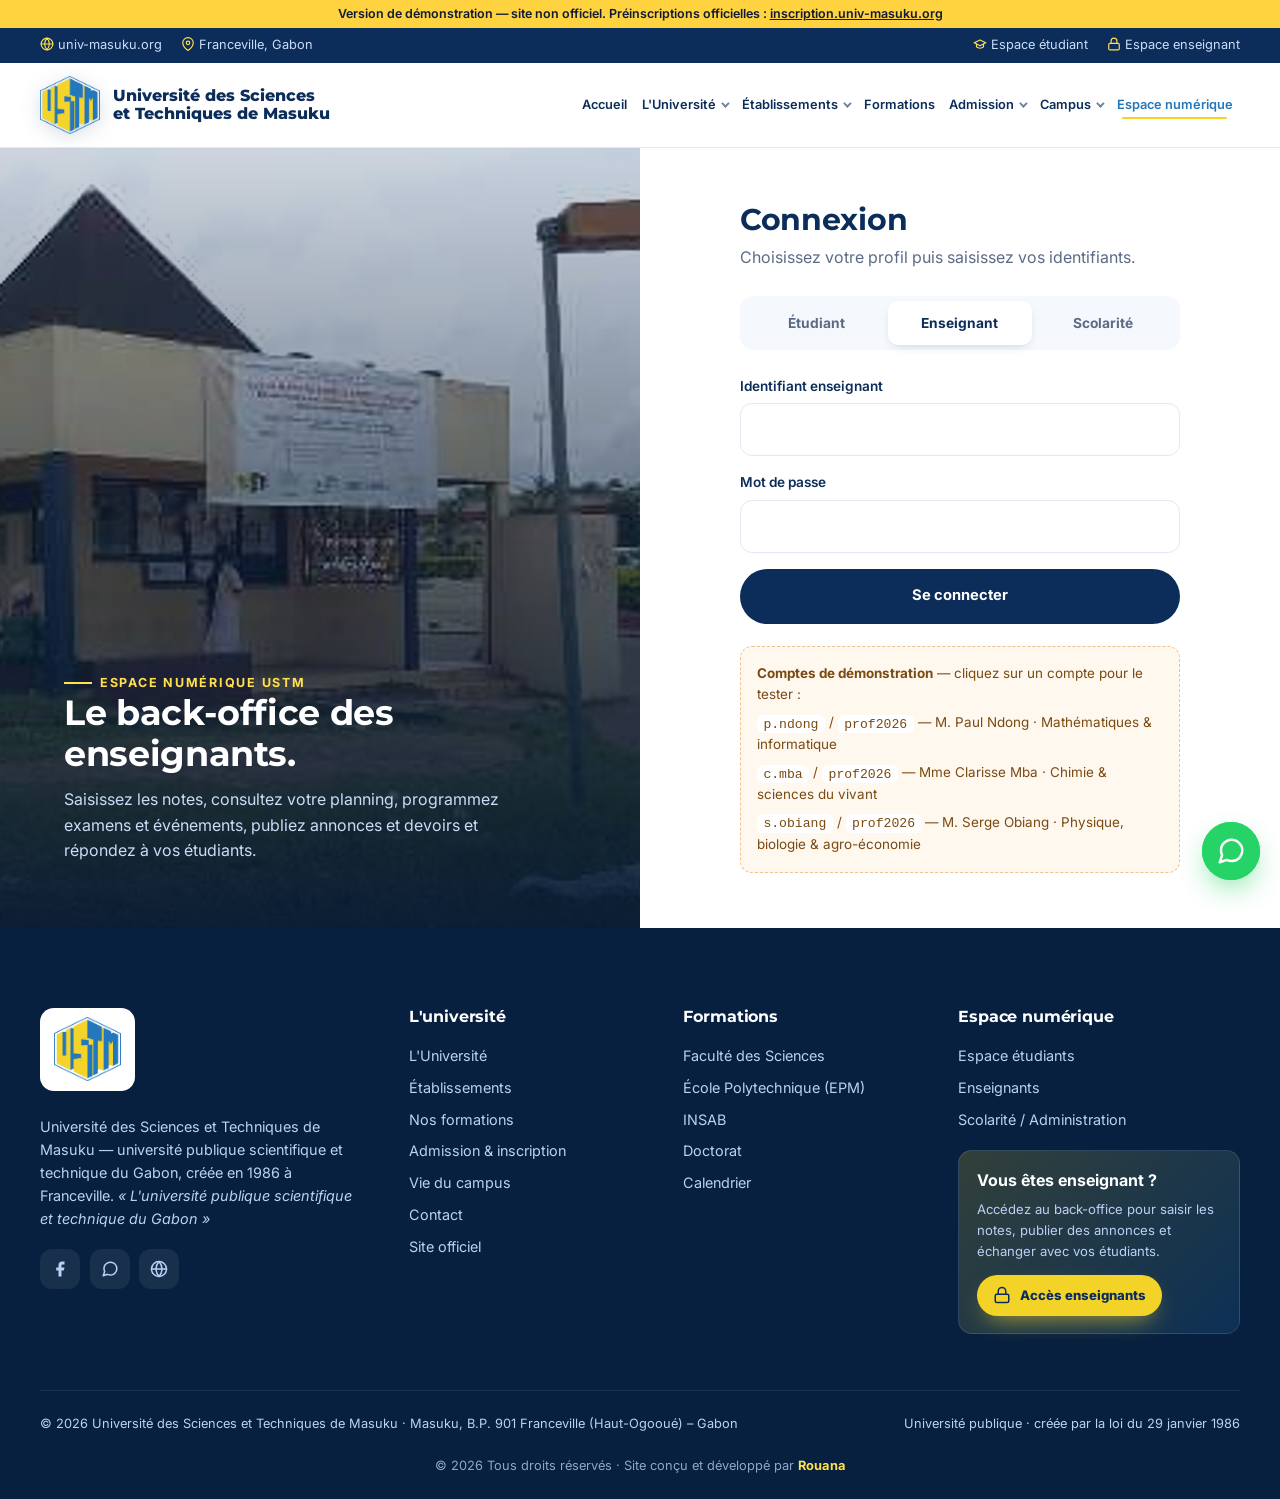
<file: enseignant.html>
<!doctype html>
<html lang="fr">
<head>
<meta charset="utf-8">
<meta name="viewport" content="width=device-width, initial-scale=1">
<meta name="color-scheme" content="only light">
<meta name="theme-color" content="#0b2f6b">
<title>Back-office enseignants – USTM</title>
<meta name="robots" content="noindex">
<link rel="icon" href="assets/img/favicon.png" type="image/png">
<link rel="preconnect" href="https://fonts.googleapis.com"><link rel="preconnect" href="https://fonts.gstatic.com" crossorigin>
<link href="https://fonts.googleapis.com/css2?family=Inter:wght@400;500;600;700&family=Montserrat:wght@600;700;800;900&display=swap" rel="stylesheet">
<link rel="stylesheet" href="assets/css/style.css">
</head>
<body data-page="portal">
<div class="app">
  <aside class="sidebar" id="sb"></aside>
  <main class="app-main">
    <div class="app-top">
      <div style="display:flex;gap:.8rem;align-items:center"><button class="sb-toggle" id="sbt" aria-label="Menu"><svg width="22" height="22" viewBox="0 0 24 24" fill="none" stroke="currentColor" stroke-width="2" stroke-linecap="round"><path d="M3 6h18M3 12h18M3 18h18"/></svg></button><div><h1 id="vt"></h1><p id="vs"></p></div></div>
      <div class="top-actions"><div class="who" id="who"></div><a class="tbtn" href="index.html" title="Retour au site" aria-label="Retour au site"><svg viewBox="0 0 24 24" fill="none" stroke="currentColor" stroke-width="2" stroke-linecap="round" stroke-linejoin="round"><path d="M3 9l9-7 9 7v11a2 2 0 01-2 2H5a2 2 0 01-2-2z"/><path d="M9 22V12h6v10"/></svg><span>Site</span></a><button class="tbtn out" id="quit" title="Se déconnecter et quitter" aria-label="Sortir"><svg viewBox="0 0 24 24" fill="none" stroke="currentColor" stroke-width="2" stroke-linecap="round" stroke-linejoin="round"><path d="M9 21H5a2 2 0 01-2-2V5a2 2 0 012-2h4M16 17l5-5-5-5M21 12H9"/></svg><span>Sortir</span></button></div>
    </div>
    <div id="views"></div>
    <p class="notice">Mode démonstration : les données sont enregistrées dans ce navigateur. Pour un usage réel partagé entre tous les enseignants et étudiants, la même interface se branche sur une base de données en ligne.</p>
  </main>
</div>
<script src="assets/js/data.js"></script>
<script src="assets/js/config.js"></script>
<script src="assets/js/store.js"></script>
<script src="assets/js/main.js"></script>
<script src="assets/js/planning.js"></script>
<script src="assets/js/portal.js"></script>
<script>P.teacher();</script>
</body>
</html>
</file>
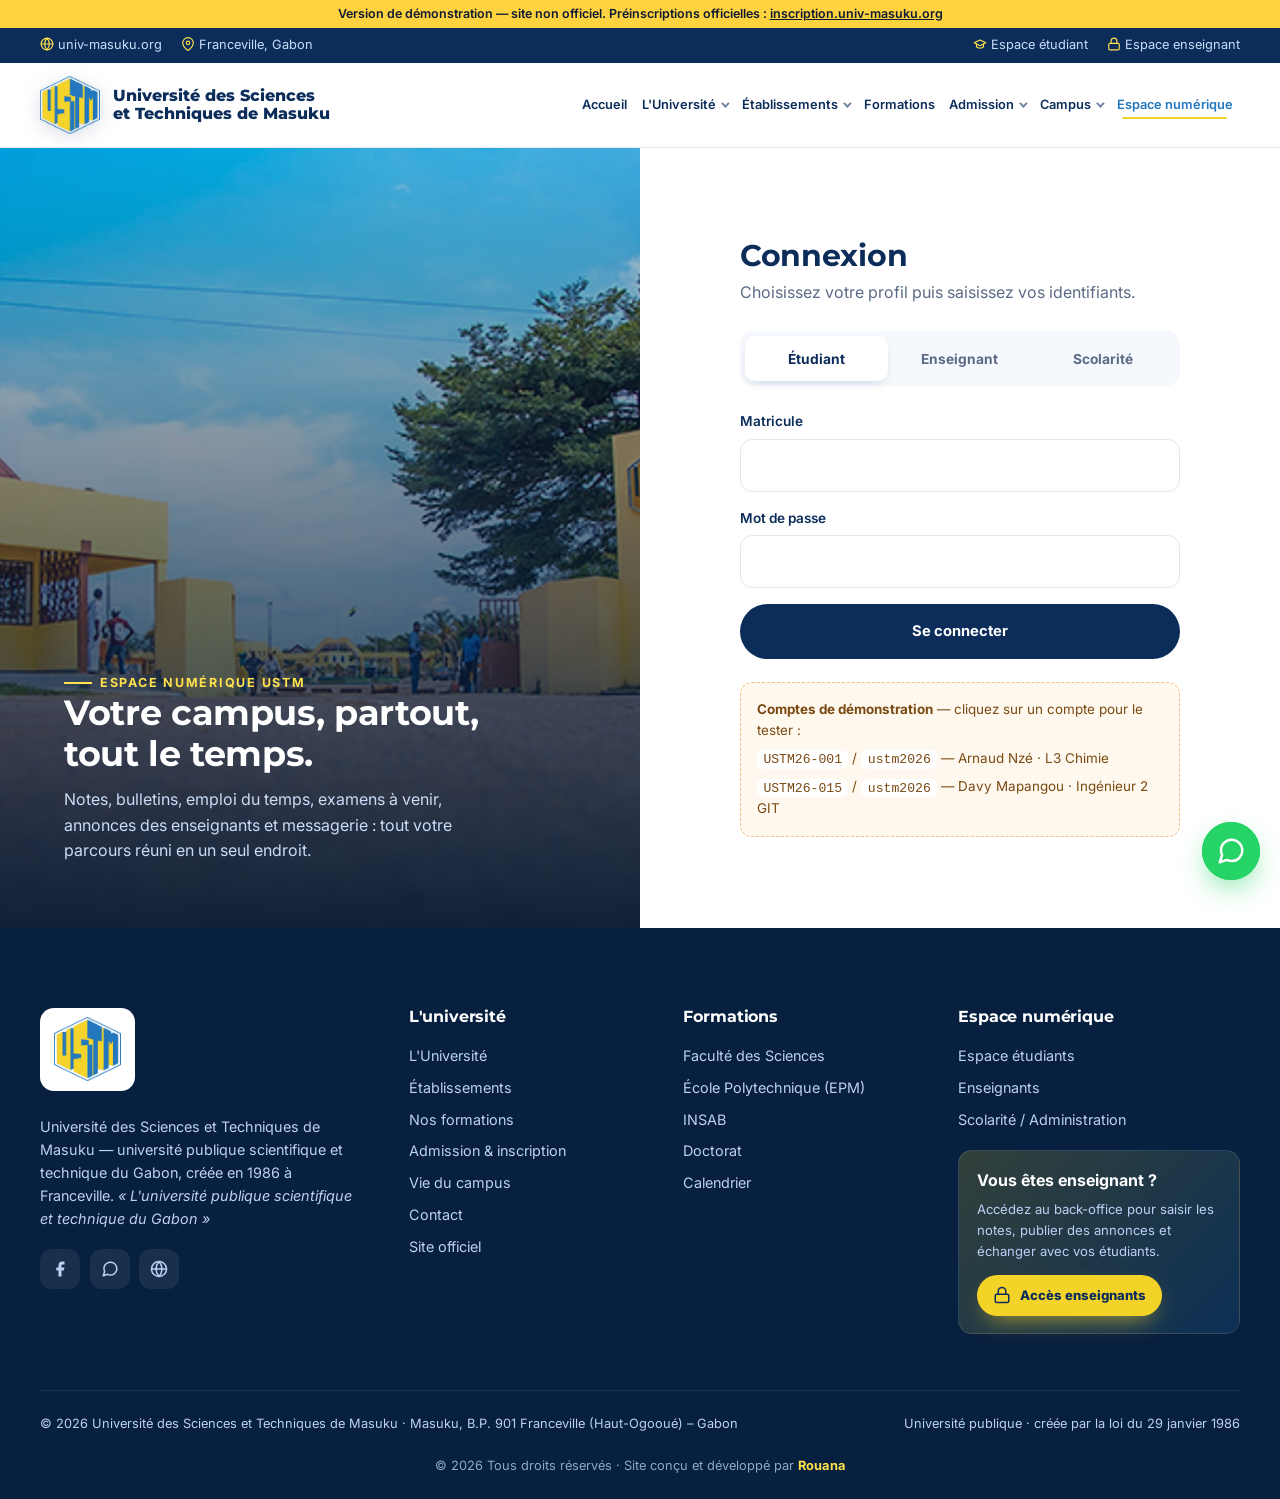
<file: espace.html>
<!doctype html>
<html lang="fr">
<head>
<meta charset="utf-8">
<meta name="viewport" content="width=device-width, initial-scale=1">
<meta name="color-scheme" content="only light">
<meta name="theme-color" content="#0b2f6b">
<title>Espace numérique – USTM · Université des Sciences et Techniques de Masuku</title>
<meta name="robots" content="noindex">
<link rel="icon" href="assets/img/favicon.png" type="image/png">
<link rel="preconnect" href="https://fonts.googleapis.com"><link rel="preconnect" href="https://fonts.gstatic.com" crossorigin>
<link href="https://fonts.googleapis.com/css2?family=Inter:wght@400;500;600;700&family=Montserrat:wght@600;700;800;900&display=swap" rel="stylesheet">
<link rel="stylesheet" href="assets/css/style.css">
</head>
<body data-page="espace">
<div id="site-header"></div>

<div class="auth">
  <div class="side">
    <img id="side-img" src="assets/img/campus-portail.jpg" alt="">
    <span class="eyebrow">Espace numérique USTM</span>
    <h2 id="side-title">Votre campus, partout, tout le temps.</h2>
    <p id="side-text">Notes, bulletins, emploi du temps, examens à venir, annonces des enseignants et messagerie : tout votre parcours réuni en un seul endroit.</p>
  </div>
  <div class="main">
    <div class="box">
      <h1>Connexion</h1>
      <p style="color:var(--muted)">Choisissez votre profil puis saisissez vos identifiants.</p>
      <div class="role-sw" role="tablist">
        <button type="button" data-role="etudiant" class="on">Étudiant</button>
        <button type="button" data-role="enseignant">Enseignant</button>
        <button type="button" data-role="admin">Scolarité</button>
      </div>
      <form class="form" id="login-form">
        <div class="field"><label for="login" id="login-label">Matricule</label><input id="login" name="login" required autocomplete="username"></div>
        <div class="field"><label for="pwd">Mot de passe</label><input id="pwd" name="pwd" type="password" required autocomplete="current-password"></div>
        <button class="btn btn-navy" type="submit" style="justify-content:center">Se connecter</button>
      </form>
      <div class="demo" id="demo"></div>
    </div>
  </div>
</div>

<div id="site-footer"></div>
<script src="assets/js/data.js"></script>
<script src="assets/js/config.js"></script>
<script src="assets/js/store.js"></script>
<script src="assets/js/main.js"></script>
<script>
(() => {
  const cfg = {
    etudiant: {label:"Matricule", img:"campus-portail", t:"Votre campus, partout, tout le temps.", p:"Notes, bulletins, emploi du temps, examens à venir, annonces des enseignants et messagerie : tout votre parcours réuni en un seul endroit.", demo:[["USTM26-001","ustm2026","Arnaud Nzé · L3 Chimie"],["USTM26-015","ustm2026","Davy Mapangou · Ingénieur 2 GIT"]], go:"etudiant.html"},
    enseignant: {label:"Identifiant enseignant", img:"batiment-rectorat", t:"Le back-office des enseignants.", p:"Saisissez les notes, consultez votre planning, programmez examens et événements, publiez annonces et devoirs et répondez à vos étudiants.", demo:[["p.ndong","prof2026","M. Paul Ndong · Mathématiques & informatique"],["c.mba","prof2026","Mme Clarisse Mba · Chimie & sciences du vivant"],["s.obiang","prof2026","M. Serge Obiang · Physique, biologie & agro-économie"]], go:"enseignant.html"},
    admin: {label:"Identifiant administration", img:"campus-stele", t:"Pilotage de la scolarité.", p:"Pré-inscriptions, planning et emplois du temps, résultats par promotion et annonces à toute l'université.", demo:[["scolarite","admin2026","Service Scolarité"]], go:"enseignant.html"},
  };
  let role = new URLSearchParams(location.search).get("role");
  if (!cfg[role]) role = "etudiant";
  const set = r => {
    role = r; const c = cfg[r];
    document.querySelectorAll(".role-sw button").forEach(b => b.classList.toggle("on", b.dataset.role === r));
    document.getElementById("login-label").textContent = c.label;
    const img = document.getElementById("side-img"); img.src = `assets/img/${c.img}.jpg`;
    document.getElementById("side-title").textContent = c.t; document.getElementById("side-text").textContent = c.p;
    const dm = document.getElementById("demo"); dm.style.display = (window.ESM_CONFIG || {}).showDemo === false ? "none" : "";
    dm.innerHTML = `<b>Comptes de démonstration</b> — cliquez sur un compte pour le tester :<br>` + c.demo.map(([l, p, n]) => `<div style="margin-top:.4rem"><code data-l="${l}" data-p="${p}">${l}</code> / <code data-l="${l}" data-p="${p}">${p}</code> — ${n}</div>`).join("");
  };
  document.querySelector(".role-sw").addEventListener("click", e => { const b = e.target.closest("button"); if (b) set(b.dataset.role); });
  document.getElementById("demo").addEventListener("click", e => { const c = e.target.closest("code"); if (!c) return; document.getElementById("login").value = c.dataset.l; document.getElementById("pwd").value = c.dataset.p; });
  document.getElementById("login-form").addEventListener("submit", async e => {
    e.preventDefault();
    const btn = e.target.querySelector("button"); btn.disabled = true; btn.textContent = "Connexion…";
    let u = null;
    try { u = await Store.login(e.target.login.value, e.target.pwd.value, role); } catch (err) { toast("Connexion au serveur impossible.", "err"); }
    btn.disabled = false; btn.textContent = "Se connecter";
    if (!u) return toast("Identifiants incorrects pour ce profil.", "err");
    toast(`Bienvenue ${u.prenom} !`, "ok");
    setTimeout(() => location.href = cfg[role].go, 500);
  });
  set(role);
  // Accès en un clic depuis l'accueil (?demo=1) : connexion automatique au compte de démonstration
  const P = new URLSearchParams(location.search), E = (typeof ESPACES !== "undefined" ? ESPACES : []).find(x => x.role === role);
  if (P.get("demo") === "1" && E && (window.ESM_CONFIG || {}).showDemo !== false) {
    document.getElementById("login").value = E.demo.login; document.getElementById("pwd").value = E.demo.pwd;
    toast(`Connexion à l'espace ${E.t.toLowerCase()} de démonstration…`);
    setTimeout(() => document.getElementById("login-form").requestSubmit(), 700);
  }
})();
</script>
</body>
</html>
</file>
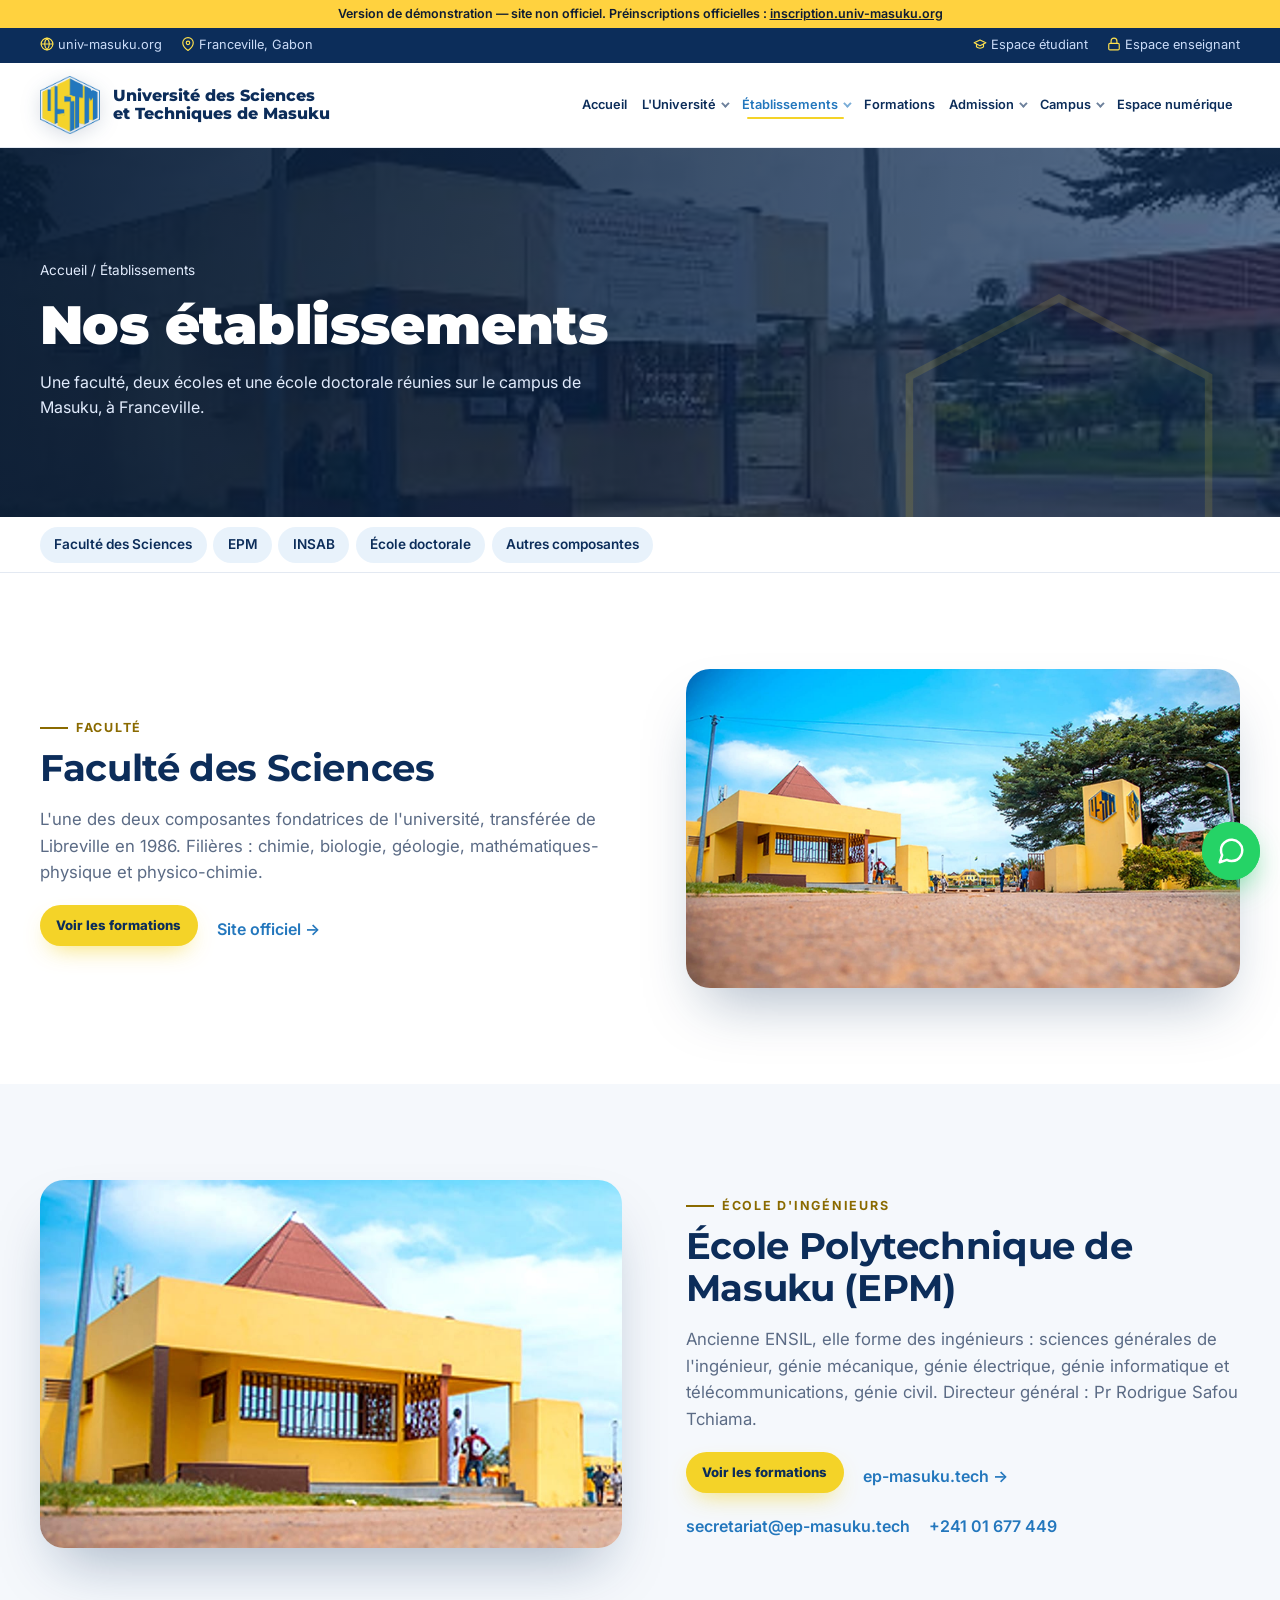
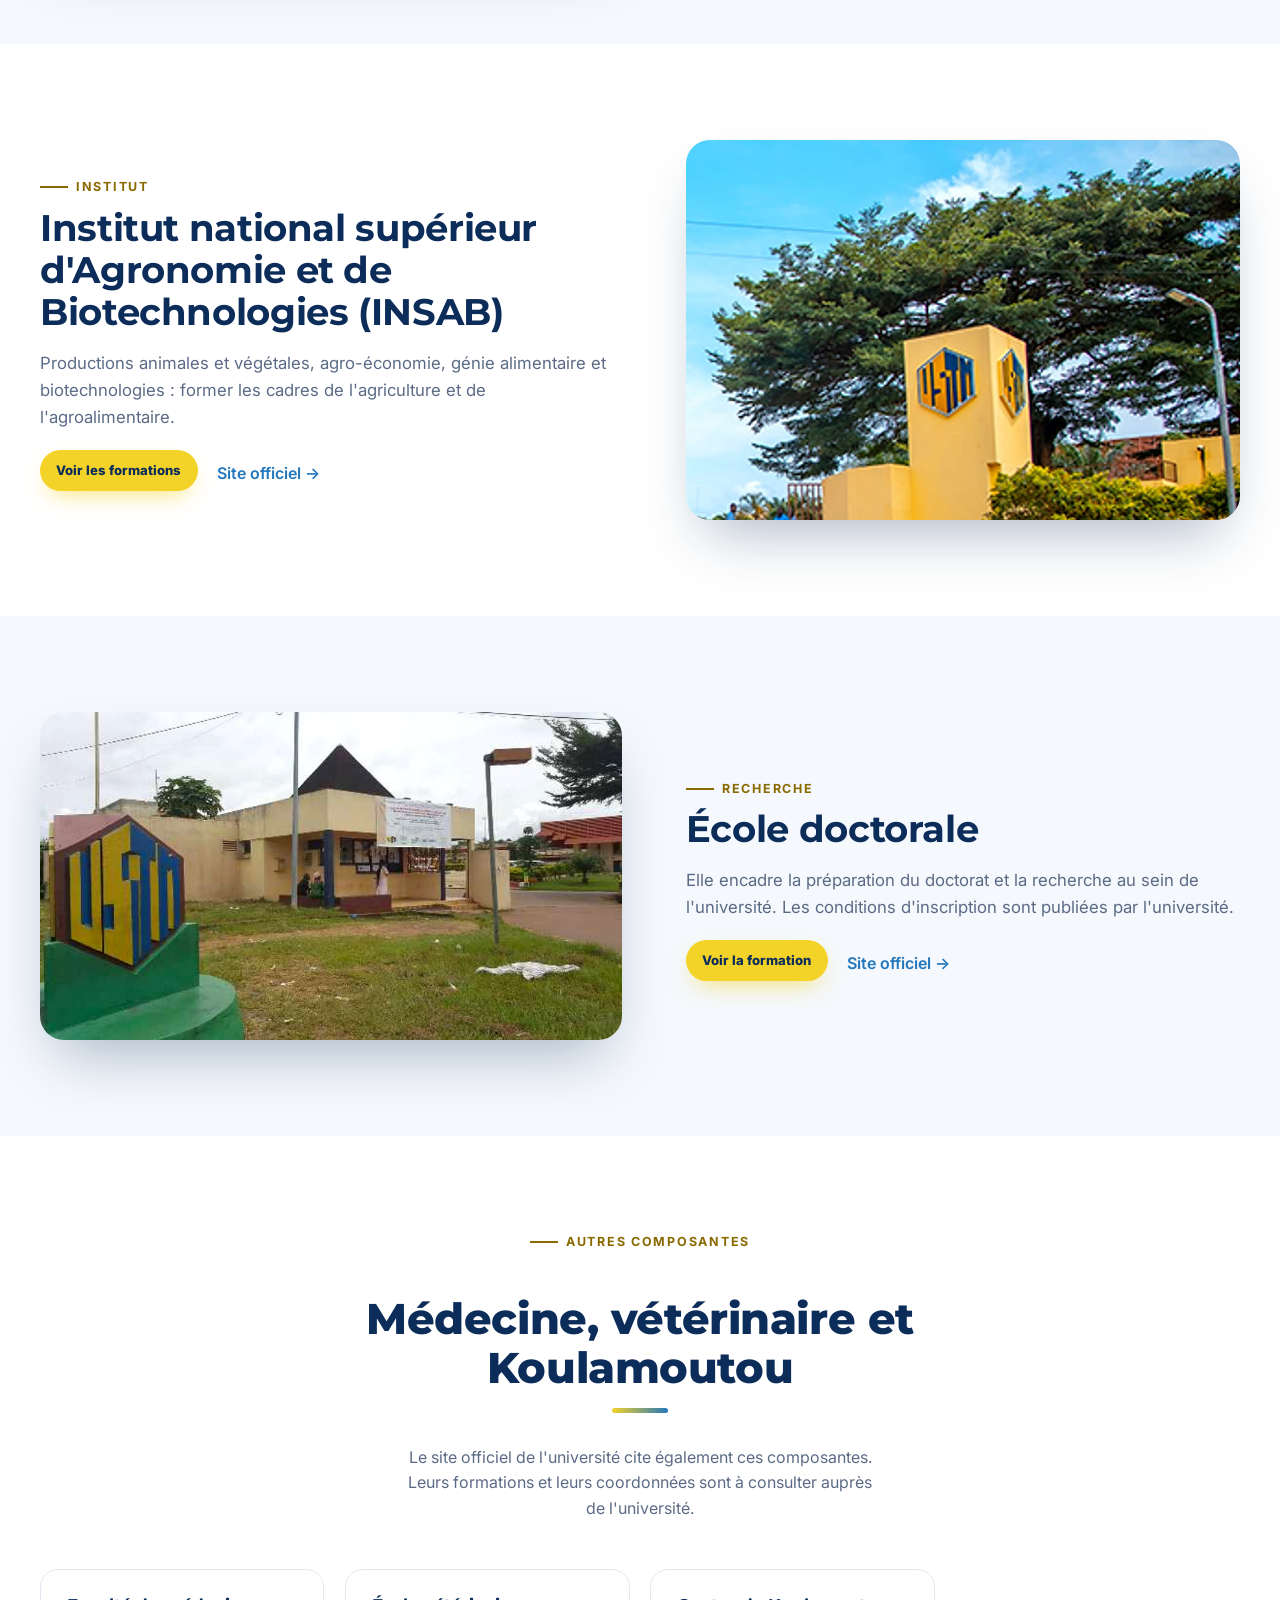
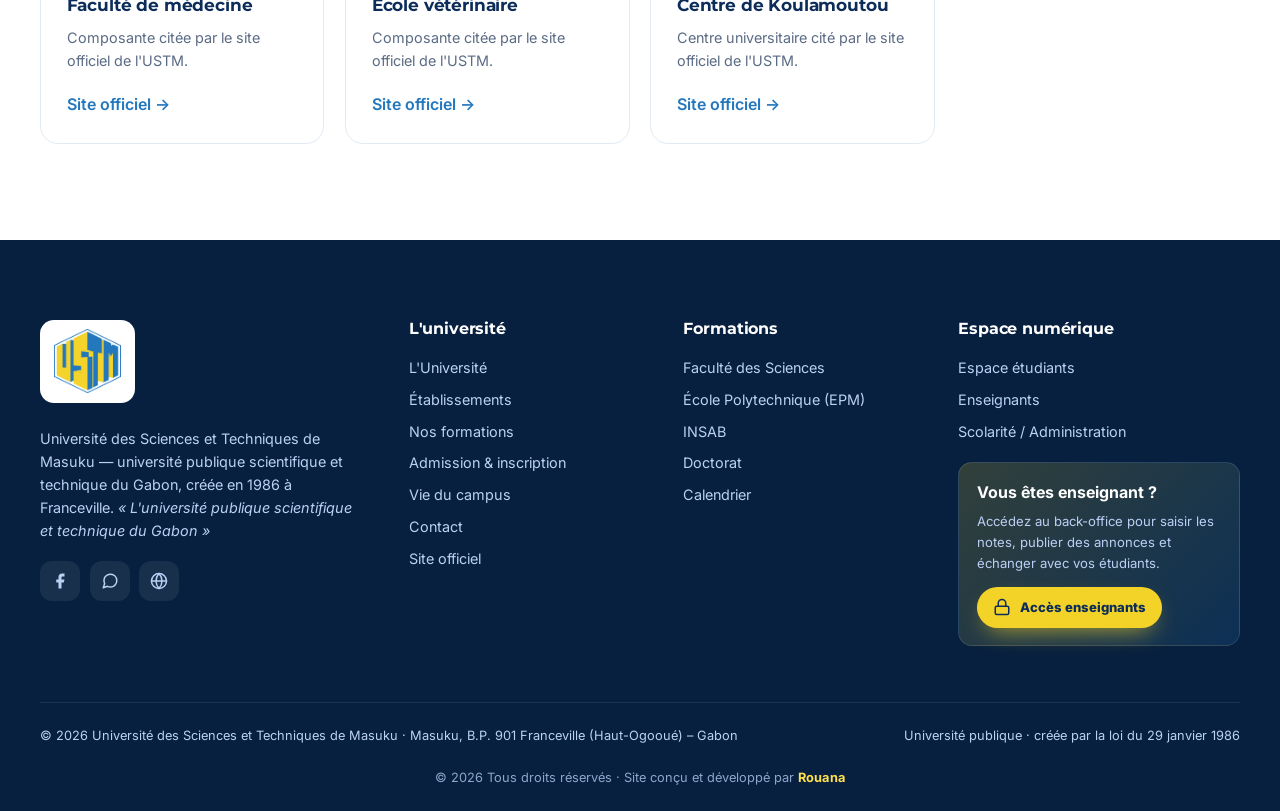
<file: etablissements.html>
<!doctype html>
<html lang="fr">
<head>
<meta charset="utf-8">
<meta name="viewport" content="width=device-width, initial-scale=1">
<meta name="color-scheme" content="only light">
<meta name="theme-color" content="#0b2f6b">
<title>Établissements – USTM · Université des Sciences et Techniques de Masuku</title>
<meta name="description" content="Les composantes de l'USTM : Faculté des Sciences, École Polytechnique de Masuku, INSAB, École doctorale et autres composantes.">
<link rel="icon" href="assets/img/favicon.png" type="image/png">
<link rel="preconnect" href="https://fonts.googleapis.com"><link rel="preconnect" href="https://fonts.gstatic.com" crossorigin>
<link href="https://fonts.googleapis.com/css2?family=Inter:wght@400;500;600;700&family=Montserrat:wght@600;700;800;900&display=swap" rel="stylesheet">
<link rel="stylesheet" href="assets/css/style.css">
</head>
<body data-page="etablissements">
<div id="site-header"></div>

<header class="page-hero">
  <img class="bg" src="assets/img/batiment-rectorat.jpg" alt="" style="object-position:center 40%">
  <div class="wrap">
    <p class="crumbs"><a href="index.html">Accueil</a> / Établissements</p>
    <h1>Nos établissements</h1>
    <p>Une faculté, deux écoles et une école doctorale réunies sur le campus de Masuku, à Franceville.</p>
  </div>
</header>
<nav class="subnav"><div class="wrap"><a href="#fs">Faculté des Sciences</a><a href="#epm">EPM</a><a href="#insab">INSAB</a><a href="#ed">École doctorale</a><a href="#autres">Autres composantes</a></div></nav>

<section id="fs" class="bg-white">
  <div class="wrap split">
    <div>
      <span class="eyebrow rv">Faculté</span>
      <h2 class="rv d1" style="font-size:clamp(1.6rem,3vw,2.3rem);color:var(--navy);margin:.6rem 0 1rem">Faculté des Sciences</h2>
      <p class="lead-p rv d2">L'une des deux composantes fondatrices de l'université, transférée de Libreville en 1986. Filières : chimie, biologie, géologie, mathématiques-physique et physico-chimie.</p>
      <p class="rv d3" style="margin-top:1.2rem;display:flex;gap:.8rem 1.2rem;flex-wrap:wrap;align-items:center"><a class="btn btn-orange btn-sm" href="formations.html?n=fs">Voir les formations</a><a class="ext" href="https://univ-masuku.org/" target="_blank" rel="noopener">Site officiel →</a></p>
    </div>
    <img class="rv" src="assets/img/campus-portail.jpg" alt="Le campus de Masuku" style="border-radius:24px;box-shadow:var(--shadow-lg);width:100%;max-height:380px;object-fit:cover" loading="lazy">
  </div>
</section>
<section id="epm">
  <div class="wrap split">
    <div style="order:2">
      <span class="eyebrow rv">École d'ingénieurs</span>
      <h2 class="rv d1" style="font-size:clamp(1.6rem,3vw,2.3rem);color:var(--navy);margin:.6rem 0 1rem">École Polytechnique de Masuku (EPM)</h2>
      <p class="lead-p rv d2">Ancienne ENSIL, elle forme des ingénieurs : sciences générales de l'ingénieur, génie mécanique, génie électrique, génie informatique et télécommunications, génie civil. Directeur général : Pr Rodrigue Safou Tchiama.</p>
      <p class="rv d3" style="margin-top:1.2rem;display:flex;gap:.8rem 1.2rem;flex-wrap:wrap;align-items:center"><a class="btn btn-orange btn-sm" href="formations.html?n=epm">Voir les formations</a><a class="ext" href="https://www.ep-masuku.tech/" target="_blank" rel="noopener">ep-masuku.tech →</a><a class="ext" href="mailto:secretariat@ep-masuku.tech">secretariat@ep-masuku.tech</a><a class="ext" href="tel:+24101677449">+241 01 677 449</a></p>
    </div>
    <img class="rv" src="assets/img/batiment-jaune.jpg" alt="Bâtiment du campus de Masuku" style="border-radius:24px;box-shadow:var(--shadow-lg);width:100%;max-height:380px;object-fit:cover" loading="lazy">
  </div>
</section>
<section id="insab" class="bg-white">
  <div class="wrap split">
    <div>
      <span class="eyebrow rv">Institut</span>
      <h2 class="rv d1" style="font-size:clamp(1.6rem,3vw,2.3rem);color:var(--navy);margin:.6rem 0 1rem">Institut national supérieur d'Agronomie et de Biotechnologies (INSAB)</h2>
      <p class="lead-p rv d2">Productions animales et végétales, agro-économie, génie alimentaire et biotechnologies : former les cadres de l'agriculture et de l'agroalimentaire.</p>
      <p class="rv d3" style="margin-top:1.2rem;display:flex;gap:.8rem 1.2rem;flex-wrap:wrap;align-items:center"><a class="btn btn-orange btn-sm" href="formations.html?n=insab">Voir les formations</a><a class="ext" href="https://univ-masuku.org/" target="_blank" rel="noopener">Site officiel →</a></p>
    </div>
    <img class="rv" src="assets/img/arbre-campus.jpg" alt="Le campus sous les grands arbres" style="border-radius:24px;box-shadow:var(--shadow-lg);width:100%;max-height:380px;object-fit:cover" loading="lazy">
  </div>
</section>
<section id="ed">
  <div class="wrap split">
    <div style="order:2">
      <span class="eyebrow rv">Recherche</span>
      <h2 class="rv d1" style="font-size:clamp(1.6rem,3vw,2.3rem);color:var(--navy);margin:.6rem 0 1rem">École doctorale</h2>
      <p class="lead-p rv d2">Elle encadre la préparation du doctorat et la recherche au sein de l'université. Les conditions d'inscription sont publiées par l'université.</p>
      <p class="rv d3" style="margin-top:1.2rem;display:flex;gap:.8rem 1.2rem;flex-wrap:wrap;align-items:center"><a class="btn btn-orange btn-sm" href="formations.html?n=ed">Voir la formation</a><a class="ext" href="https://univ-masuku.org/" target="_blank" rel="noopener">Site officiel →</a></p>
    </div>
    <img class="rv" src="assets/img/campus-stele.jpg" alt="Le campus de Masuku" style="border-radius:24px;box-shadow:var(--shadow-lg);width:100%;max-height:380px;object-fit:cover" loading="lazy">
  </div>
</section>
<section id="autres" class="bg-white">
  <div class="wrap">
    <div class="center"><div class="sec-head"><span class="eyebrow">Autres composantes</span><h2>Médecine, vétérinaire et Koulamoutou</h2><p>Le site officiel de l'université cite également ces composantes. Leurs formations et leurs coordonnées sont à consulter auprès de l'université.</p></div></div>
    <div class="cards">
      <div class="fcard rv"><h3>Faculté de médecine</h3><p>Composante citée par le site officiel de l'USTM.</p><a class="ext" href="https://univ-masuku.org/" target="_blank" rel="noopener">Site officiel →</a></div>
      <div class="fcard rv d1"><h3>École vétérinaire</h3><p>Composante citée par le site officiel de l'USTM.</p><a class="ext" href="https://univ-masuku.org/" target="_blank" rel="noopener">Site officiel →</a></div>
      <div class="fcard rv d2"><h3>Centre de Koulamoutou</h3><p>Centre universitaire cité par le site officiel de l'USTM.</p><a class="ext" href="https://univ-masuku.org/" target="_blank" rel="noopener">Site officiel →</a></div>
    </div>
  </div>
</section>

<div id="site-footer"></div>
<script src="assets/js/data.js"></script>
<script src="assets/js/config.js"></script>
<script src="assets/js/store.js"></script>
<script src="assets/js/main.js"></script>
</body>
</html>
</file>
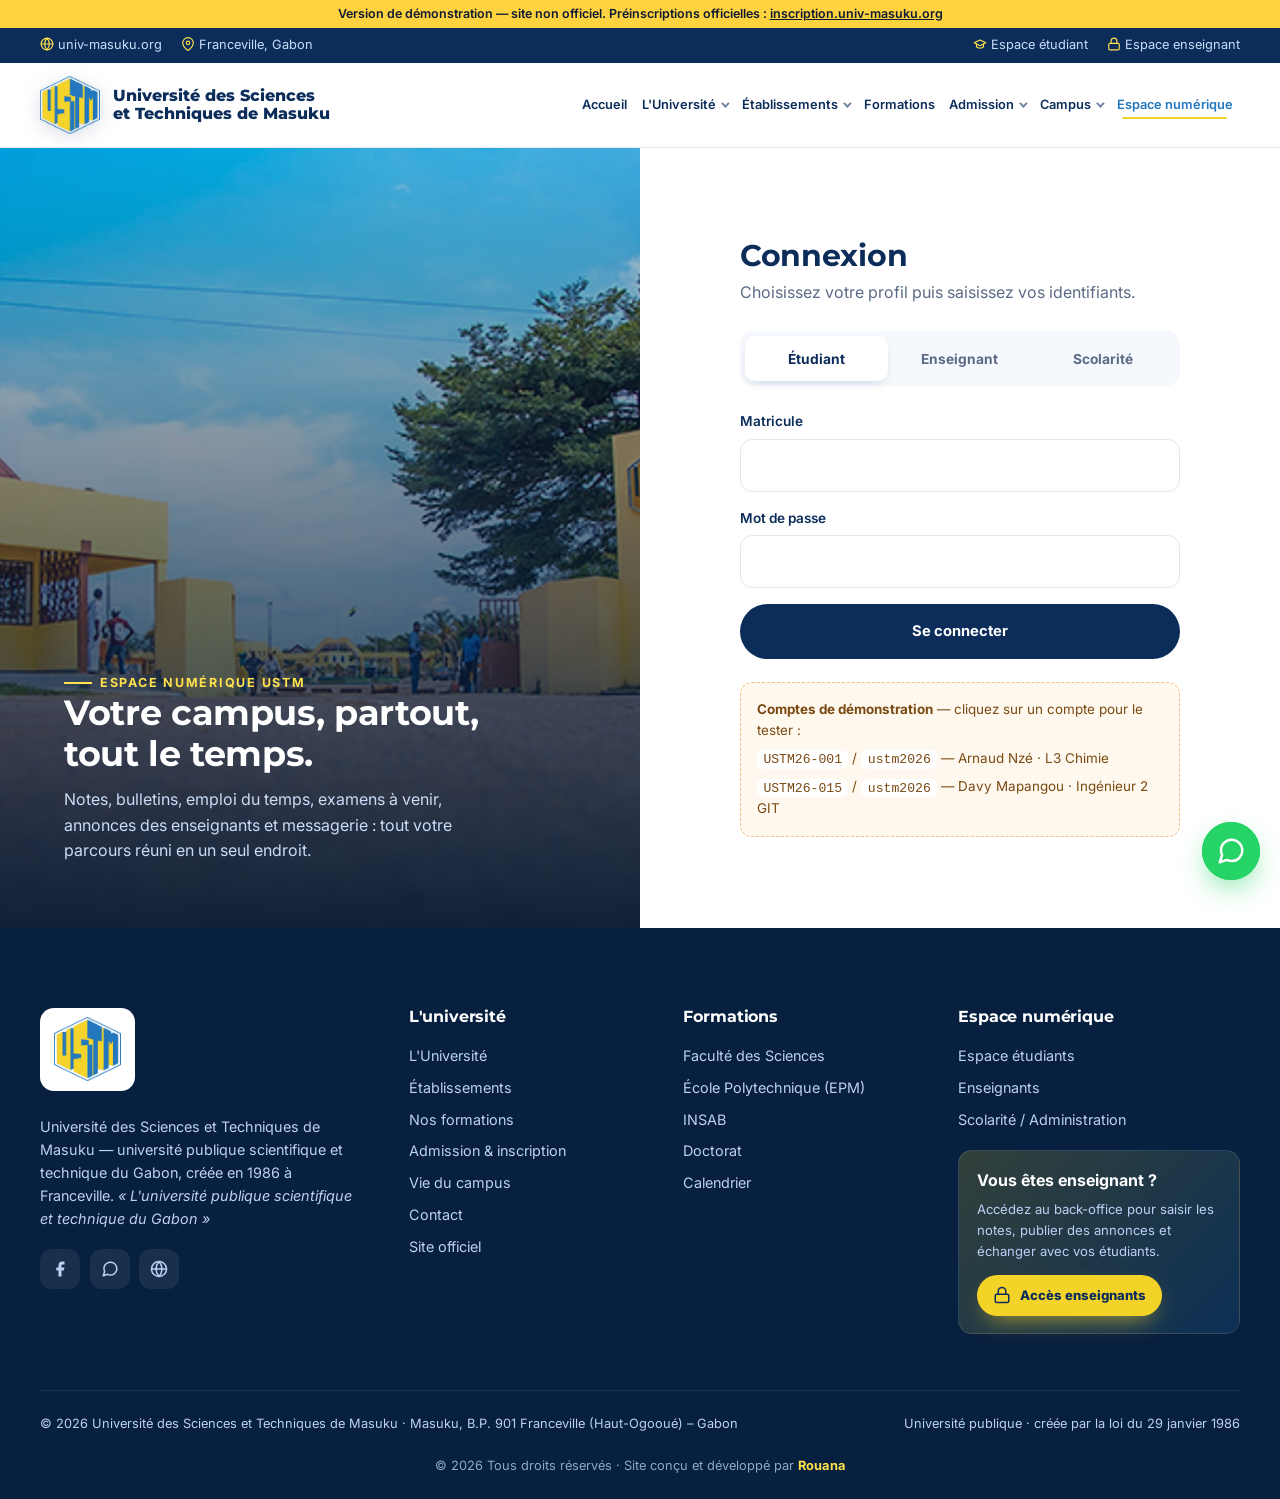
<file: etudiant.html>
<!doctype html>
<html lang="fr">
<head>
<meta charset="utf-8">
<meta name="viewport" content="width=device-width, initial-scale=1">
<meta name="color-scheme" content="only light">
<meta name="theme-color" content="#0b2f6b">
<title>Espace étudiant – USTM</title>
<meta name="robots" content="noindex">
<link rel="icon" href="assets/img/favicon.png" type="image/png">
<link rel="preconnect" href="https://fonts.googleapis.com"><link rel="preconnect" href="https://fonts.gstatic.com" crossorigin>
<link href="https://fonts.googleapis.com/css2?family=Inter:wght@400;500;600;700&family=Montserrat:wght@600;700;800;900&display=swap" rel="stylesheet">
<link rel="stylesheet" href="assets/css/style.css">
</head>
<body data-page="portal">
<div class="app">
  <aside class="sidebar" id="sb"></aside>
  <main class="app-main">
    <div class="app-top">
      <div style="display:flex;gap:.8rem;align-items:center"><button class="sb-toggle" id="sbt" aria-label="Menu"><svg width="22" height="22" viewBox="0 0 24 24" fill="none" stroke="currentColor" stroke-width="2" stroke-linecap="round"><path d="M3 6h18M3 12h18M3 18h18"/></svg></button><div><h1 id="vt"></h1><p id="vs"></p></div></div>
      <div class="top-actions"><div class="who" id="who"></div><a class="tbtn" href="index.html" title="Retour au site" aria-label="Retour au site"><svg viewBox="0 0 24 24" fill="none" stroke="currentColor" stroke-width="2" stroke-linecap="round" stroke-linejoin="round"><path d="M3 9l9-7 9 7v11a2 2 0 01-2 2H5a2 2 0 01-2-2z"/><path d="M9 22V12h6v10"/></svg><span>Site</span></a><button class="tbtn out" id="quit" title="Se déconnecter et quitter" aria-label="Sortir"><svg viewBox="0 0 24 24" fill="none" stroke="currentColor" stroke-width="2" stroke-linecap="round" stroke-linejoin="round"><path d="M9 21H5a2 2 0 01-2-2V5a2 2 0 012-2h4M16 17l5-5-5-5M21 12H9"/></svg><span>Sortir</span></button></div>
    </div>
    <div id="views"></div>
    <p class="notice">Mode démonstration : les données sont enregistrées dans ce navigateur. Pour un usage réel partagé entre tous les enseignants et étudiants, la même interface se branche sur une base de données en ligne.</p>
  </main>
</div>
<script src="assets/js/data.js"></script>
<script src="assets/js/config.js"></script>
<script src="assets/js/store.js"></script>
<script src="assets/js/main.js"></script>
<script src="assets/js/planning.js"></script>
<script src="assets/js/portal.js"></script>
<script>P.student();</script>
</body>
</html>
</file>
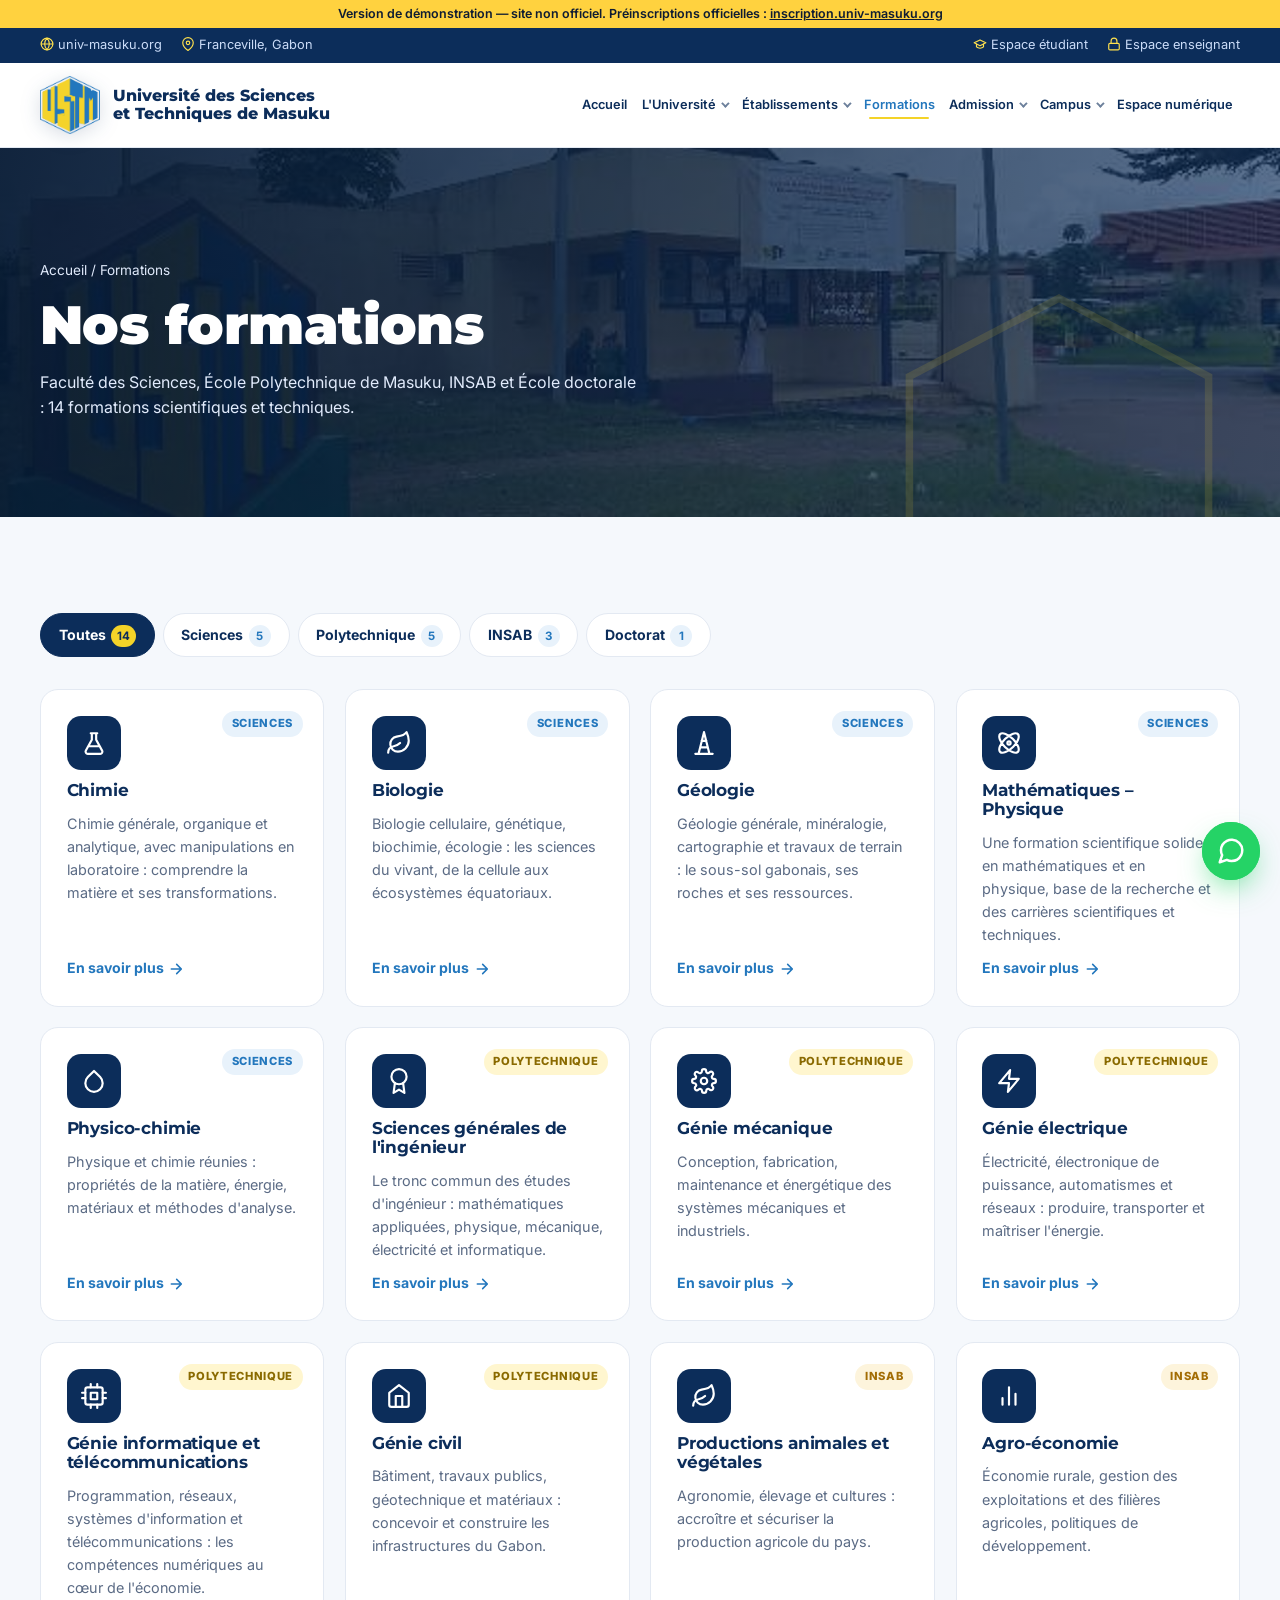
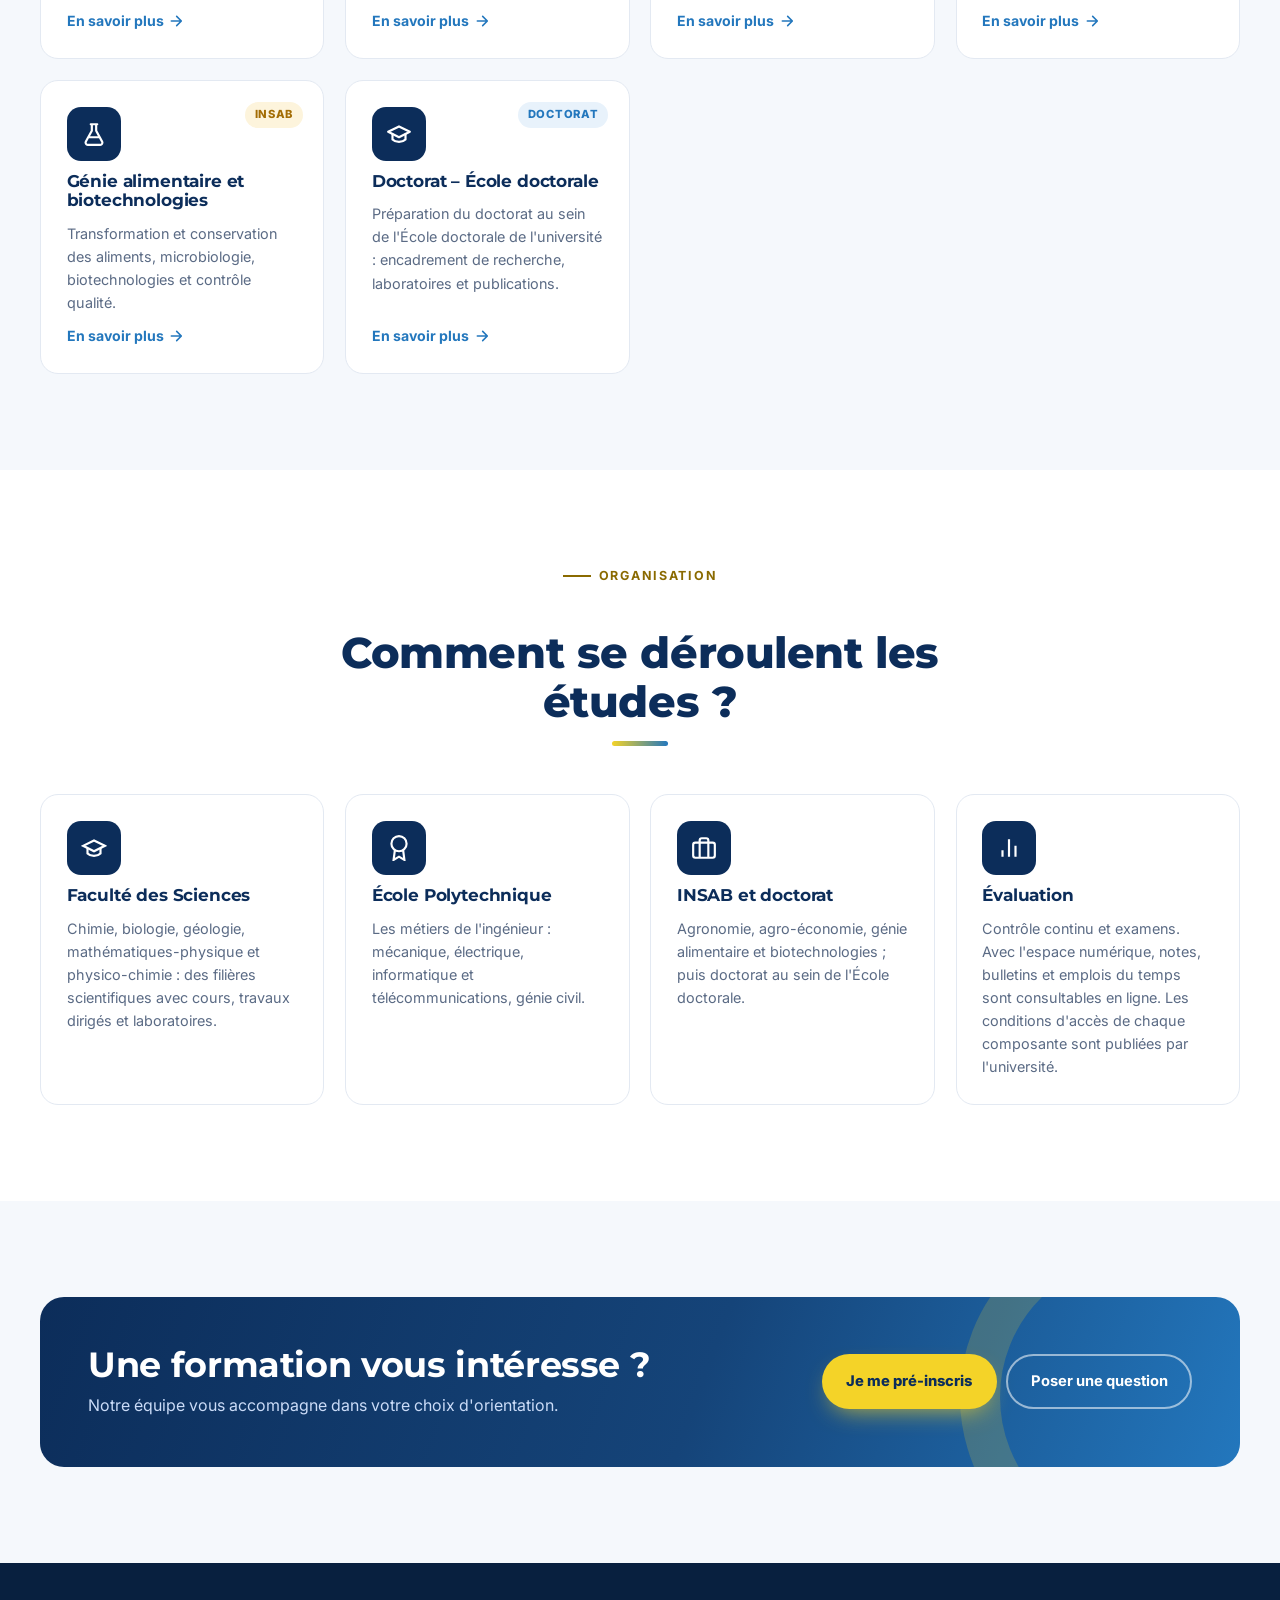
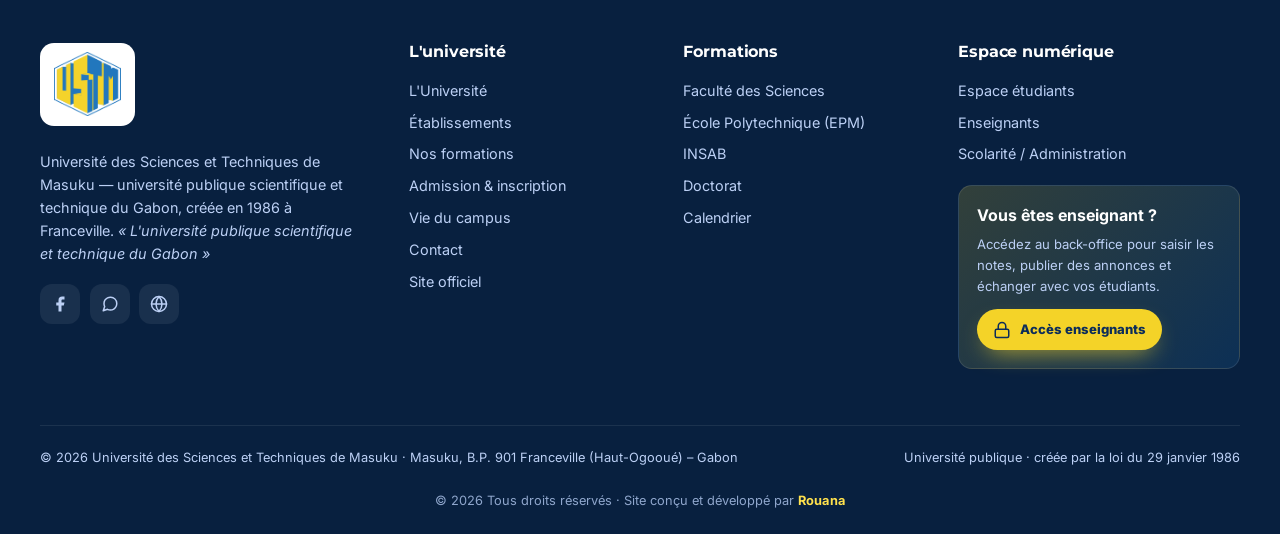
<file: formations.html>
<!doctype html>
<html lang="fr">
<head>
<meta charset="utf-8">
<meta name="viewport" content="width=device-width, initial-scale=1">
<meta name="color-scheme" content="only light">
<meta name="theme-color" content="#0b2f6b">
<title>Formations – USTM · Université des Sciences et Techniques de Masuku</title>
<meta name="description" content="Formations de l'USTM : chimie, biologie, géologie, mathématiques-physique, génie mécanique, électrique, informatique, civil, agronomie et doctorat.">
<link rel="icon" href="assets/img/favicon.png" type="image/png">
<link rel="preconnect" href="https://fonts.googleapis.com"><link rel="preconnect" href="https://fonts.gstatic.com" crossorigin>
<link href="https://fonts.googleapis.com/css2?family=Inter:wght@400;500;600;700&family=Montserrat:wght@600;700;800;900&display=swap" rel="stylesheet">
<link rel="stylesheet" href="assets/css/style.css">
</head>
<body data-page="formations">
<div id="site-header"></div>

<header class="page-hero">
  <img class="bg" src="assets/img/campus-stele.jpg" alt="">
  <div class="wrap">
    <p class="crumbs"><a href="index.html">Accueil</a> / Formations</p>
    <h1>Nos formations</h1>
    <p>Faculté des Sciences, École Polytechnique de Masuku, INSAB et École doctorale : 14 formations scientifiques et techniques.</p>
  </div>
</header>

<section>
  <div class="wrap">
    <div class="tabs" id="formations-tabs"></div>
    <div class="cards" id="formations-grid"></div>
  </div>
</section>

<section class="bg-white">
  <div class="wrap">
    <div class="center"><div class="sec-head"><span class="eyebrow">Organisation</span><h2>Comment se déroulent les études ?</h2></div></div>
    <div class="cards">
      <div class="fcard rv"><div class="ic"><svg viewBox="0 0 24 24" fill="none" stroke="currentColor" stroke-width="2"><path d="M22 10L12 5 2 10l10 5 10-5z"/><path d="M6 12v5c3 3 9 3 12 0v-5"/></svg></div><h3>Faculté des Sciences</h3><p>Chimie, biologie, géologie, mathématiques-physique et physico-chimie : des filières scientifiques avec cours, travaux dirigés et laboratoires.</p></div>
      <div class="fcard rv d1"><div class="ic"><svg viewBox="0 0 24 24" fill="none" stroke="currentColor" stroke-width="2"><circle cx="12" cy="8" r="7"/><path d="M8.2 13.9L7 23l5-3 5 3-1.2-9.1"/></svg></div><h3>École Polytechnique</h3><p>Les métiers de l'ingénieur : mécanique, électrique, informatique et télécommunications, génie civil.</p></div>
      <div class="fcard rv d2"><div class="ic"><svg viewBox="0 0 24 24" fill="none" stroke="currentColor" stroke-width="2"><rect x="2" y="7" width="20" height="14" rx="2"/><path d="M16 21V5a2 2 0 00-2-2h-4a2 2 0 00-2 2v16"/></svg></div><h3>INSAB et doctorat</h3><p>Agronomie, agro-économie, génie alimentaire et biotechnologies ; puis doctorat au sein de l'École doctorale.</p></div>
      <div class="fcard rv d3"><div class="ic"><svg viewBox="0 0 24 24" fill="none" stroke="currentColor" stroke-width="2"><path d="M18 20V10M12 20V4M6 20v-6"/></svg></div><h3>Évaluation</h3><p>Contrôle continu et examens. Avec l'espace numérique, notes, bulletins et emplois du temps sont consultables en ligne. Les conditions d'accès de chaque composante sont publiées par l'université.</p></div>
    </div>
  </div>
</section>

<section>
  <div class="wrap"><div class="band rv">
    <div><h2>Une formation vous intéresse ?</h2><p>Notre équipe vous accompagne dans votre choix d'orientation.</p></div>
    <div style="display:flex;gap:.6rem;flex-wrap:wrap"><a class="btn btn-orange" href="admission.html#preinscription">Je me pré-inscris</a><a class="btn btn-ghost" href="contact.html">Poser une question</a></div>
  </div></div>
</section>

<div id="site-footer"></div>
<script src="assets/js/data.js"></script>
<script src="assets/js/config.js"></script>
<script src="assets/js/store.js"></script>
<script src="assets/js/main.js"></script>
</body>
</html>
</file>
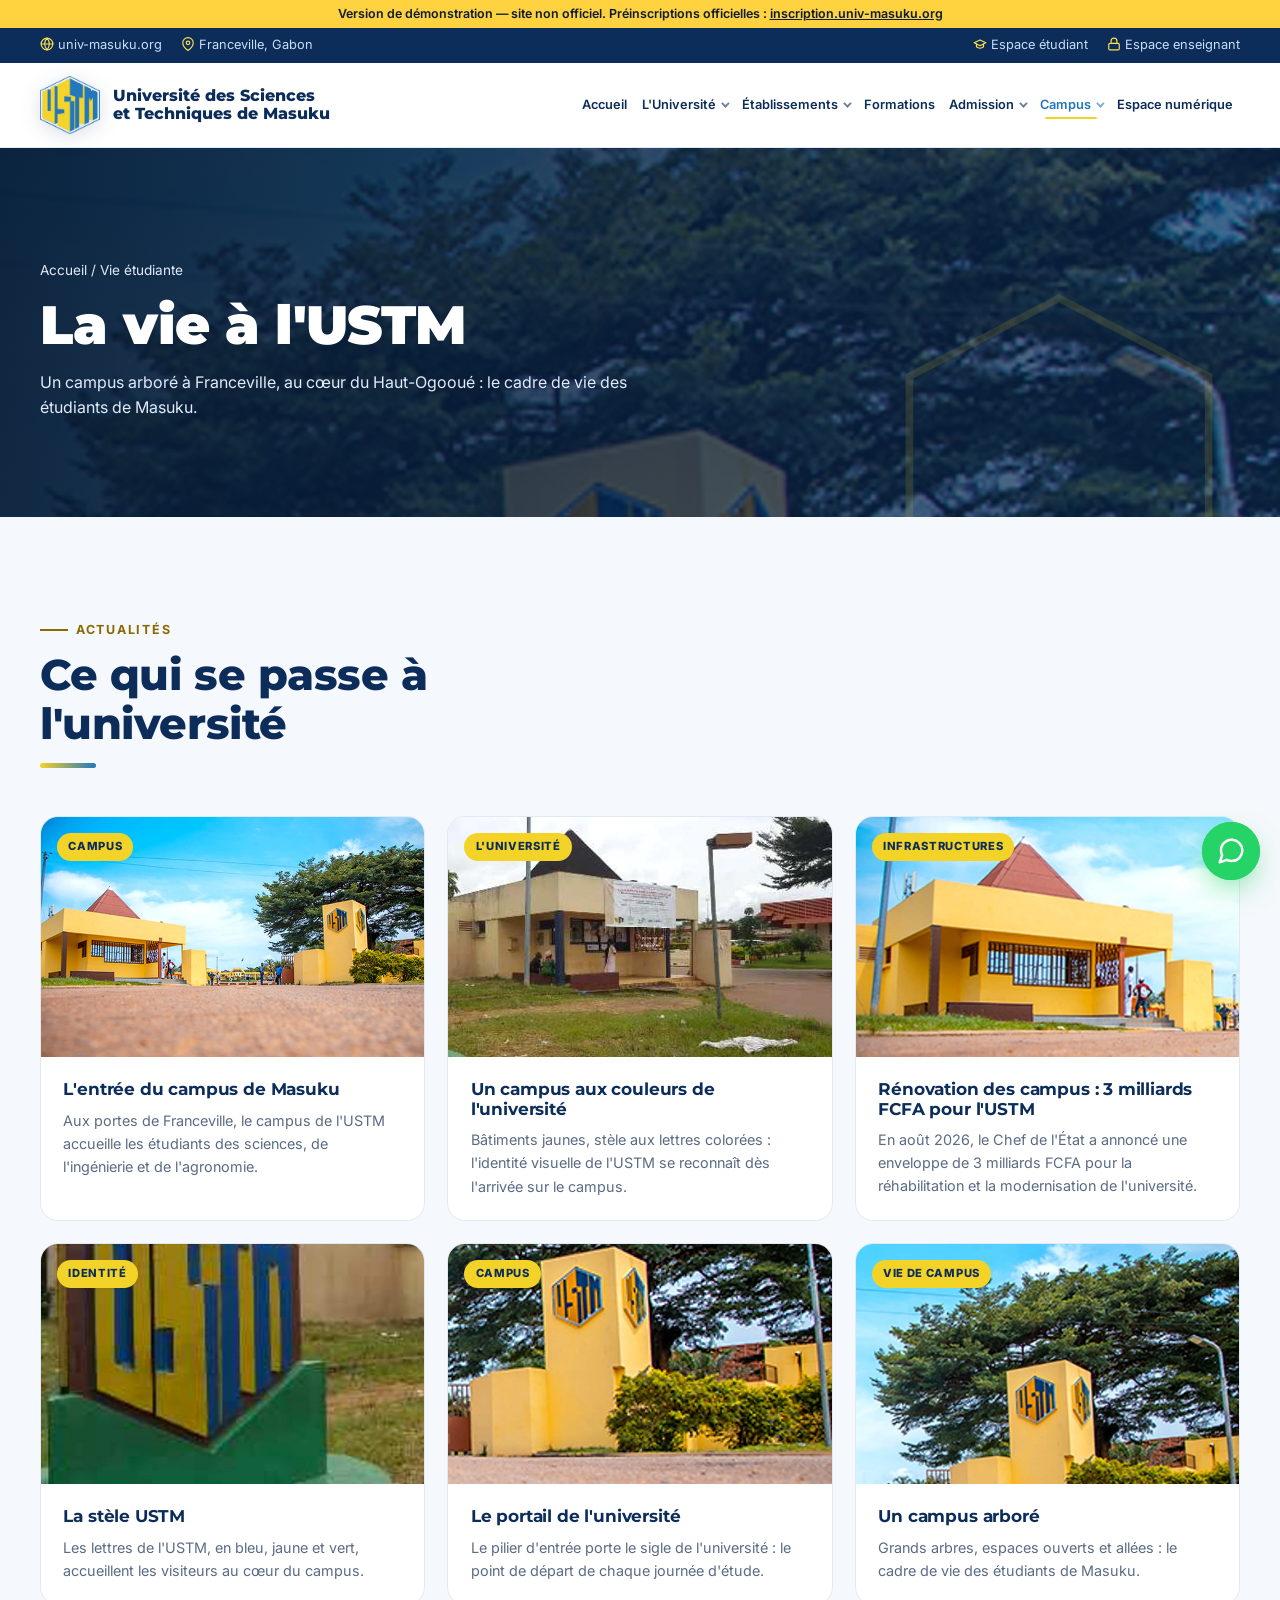
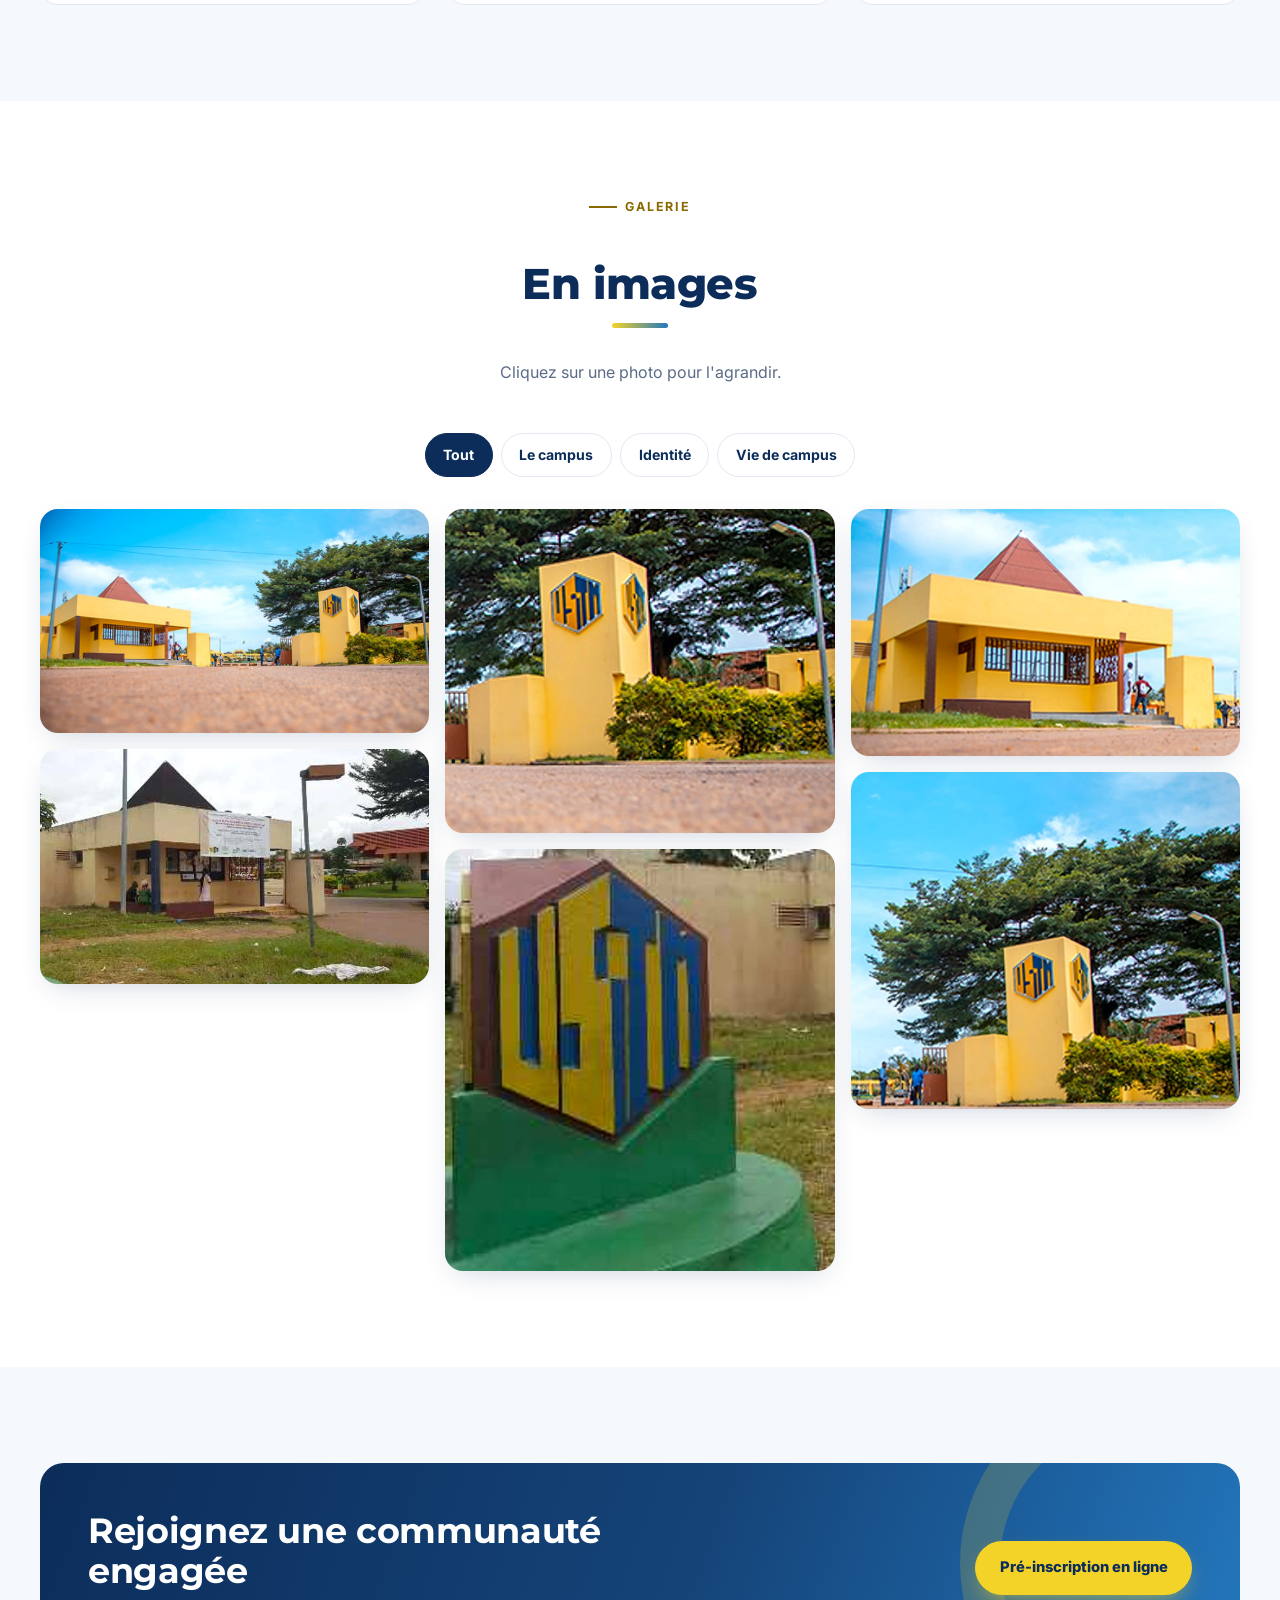
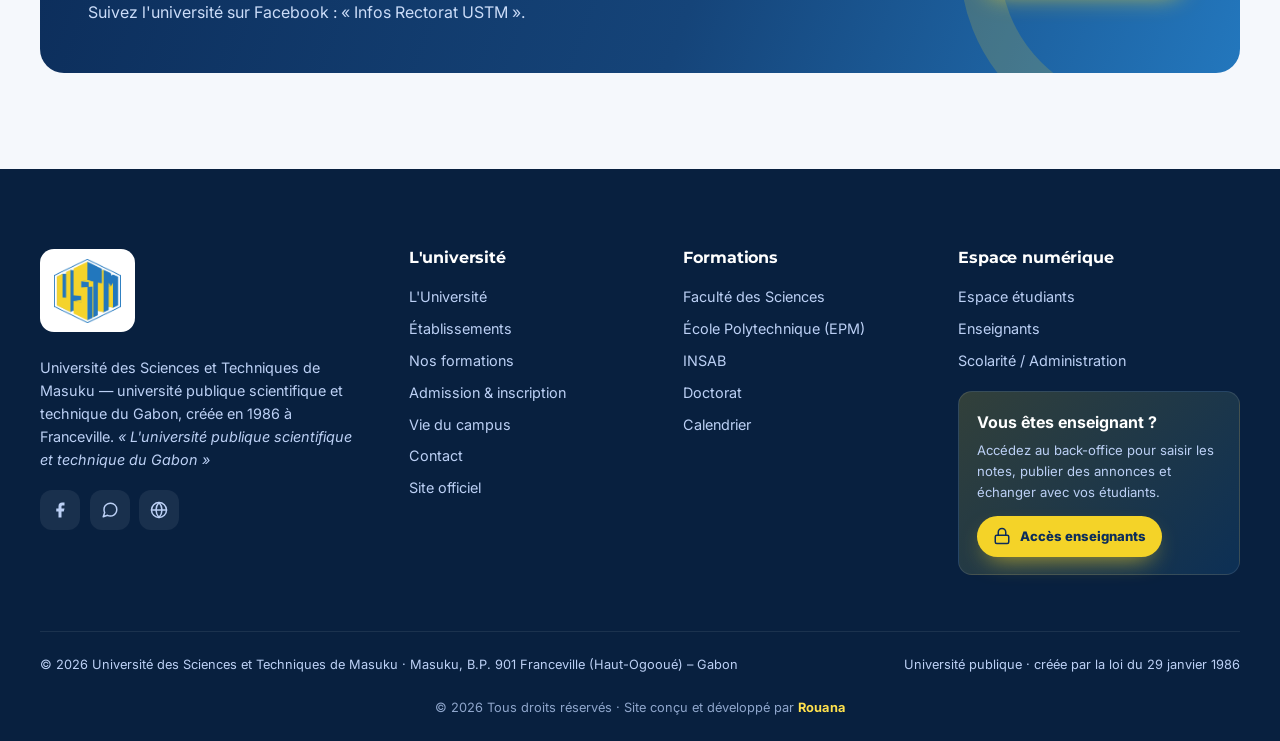
<file: vie-etudiante.html>
<!doctype html>
<html lang="fr">
<head>
<meta charset="utf-8">
<meta name="viewport" content="width=device-width, initial-scale=1">
<meta name="color-scheme" content="only light">
<meta name="theme-color" content="#0b2f6b">
<title>Vie étudiante – USTM · Université des Sciences et Techniques de Masuku</title>
<meta name="description" content="Actualités et vie du campus à l'USTM, à Franceville.">
<link rel="icon" href="assets/img/favicon.png" type="image/png">
<link rel="preconnect" href="https://fonts.googleapis.com"><link rel="preconnect" href="https://fonts.gstatic.com" crossorigin>
<link href="https://fonts.googleapis.com/css2?family=Inter:wght@400;500;600;700&family=Montserrat:wght@600;700;800;900&display=swap" rel="stylesheet">
<link rel="stylesheet" href="assets/css/style.css">
</head>
<body data-page="vie-etudiante">
<div id="site-header"></div>

<header class="page-hero">
  <img class="bg" src="assets/img/arbre-campus.jpg" alt="" style="object-position:center 35%">
  <div class="wrap">
    <p class="crumbs"><a href="index.html">Accueil</a> / Vie étudiante</p>
    <h1>La vie à l'USTM</h1>
    <p>Un campus arboré à Franceville, au cœur du Haut-Ogooué : le cadre de vie des étudiants de Masuku.</p>
  </div>
</header>

<section>
  <div class="wrap">
    <div class="sec-head"><div><span class="eyebrow rv">Actualités</span><h2 class="rv d1">Ce qui se passe à l'université</h2></div></div>
    <div class="news" id="news"></div>
  </div>
</section>

<section class="bg-white">
  <div class="wrap">
    <div class="center"><div class="sec-head"><span class="eyebrow">Galerie</span><h2>En images</h2><p>Cliquez sur une photo pour l'agrandir.</p></div></div>
    <span id="galerie"></span><div class="filters" id="gallery-filters"></div>
    <div class="gallery" id="gallery"></div>
  </div>
</section>

<section>
  <div class="wrap"><div class="band rv">
    <div><h2>Rejoignez une communauté engagée</h2><p>Suivez l'université sur Facebook : « Infos Rectorat USTM ».</p></div>
    <a class="btn btn-orange" href="admission.html#preinscription">Pré-inscription en ligne</a>
  </div></div>
</section>

<div id="site-footer"></div>
<script src="assets/js/data.js"></script>
<script src="assets/js/config.js"></script>
<script src="assets/js/store.js"></script>
<script src="assets/js/main.js"></script>
</body>
</html>
</file>
<file: assets/css/style.css>
/* =========================================================
   USTM — Université des Sciences et Techniques de Masuku · Feuille de style
   ========================================================= */
:root{
  color-scheme:only light;
  --navy:#0c2d5a; --navy-2:#154479; --blue:#2377bd; --sky:#4aa3df; --sky-2:#e8f2fb; --ink-gold:#8a6a00;
  --orange:#f4d328; --orange-2:#ffe14d; --gold:#ffd23f;
  --ink:#0f1c33; --muted:#5b6b85; --line:#e3e9f2; --bg:#f5f8fc; --card:#fff;
  --ok:#16a34a; --warn:#d97706; --bad:#dc2626;
  --r:18px; --r-sm:12px; --shadow:0 10px 30px -12px rgba(12,45,90,.25); --shadow-lg:0 30px 60px -20px rgba(12,45,90,.35);
  --font-h:"Montserrat",system-ui,sans-serif; --font:"Inter",system-ui,sans-serif;
  --wrap:1200px;
}
*{box-sizing:border-box;margin:0;padding:0}
html{scroll-behavior:smooth}
body{font-family:var(--font);color:var(--ink);background:var(--bg);line-height:1.6;-webkit-font-smoothing:antialiased;overflow-x:hidden}
img{max-width:100%;display:block}
a{color:inherit;text-decoration:none}
button,input,select,textarea{font:inherit;color:inherit}
h1,h2,h3,h4{font-family:var(--font-h);line-height:1.15;letter-spacing:-.01em}
.wrap{width:min(var(--wrap),100% - 32px);margin-inline:auto}
.sr-only{position:absolute;width:1px;height:1px;overflow:hidden;clip:rect(0 0 0 0)}

/* ---------- Boutons ---------- */
.btn{display:inline-flex;align-items:center;gap:.55rem;padding:.85rem 1.4rem;border-radius:999px;font-weight:700;font-size:.92rem;border:2px solid transparent;cursor:pointer;transition:.25s;white-space:nowrap}
.btn svg{width:18px;height:18px}
.btn-orange{background:var(--orange);color:var(--navy);font-weight:800;box-shadow:0 10px 24px -10px rgba(244,211,40,.8)}
.btn-orange:hover{background:var(--orange-2);transform:translateY(-2px)}
.btn-ghost{border-color:rgba(255,255,255,.55);color:#fff}
.btn-ghost:hover{background:#fff;color:var(--navy)}
.btn-navy{background:var(--navy);color:#fff}
.btn-navy:hover{background:var(--blue)}
.btn-line{border-color:var(--line);background:#fff;color:var(--navy)}
.btn-line:hover{border-color:var(--blue);color:var(--blue)}
.btn-sm{padding:.5rem .9rem;font-size:.82rem}

/* ---------- Top bar & header ---------- */
.topbar{background:var(--navy);color:#cbdcf8;font-size:.8rem}
.topbar .wrap{display:flex;justify-content:space-between;gap:1rem;padding:.45rem 0;flex-wrap:wrap}
.topbar a:hover{color:#fff}
.topbar .tb-l,.topbar .tb-r{display:flex;gap:1.2rem;align-items:center;flex-wrap:wrap}
.topbar svg{width:14px;height:14px;vertical-align:-2px;margin-right:4px;color:var(--orange-2)}
.header{position:sticky;top:0;z-index:50;background:rgba(255,255,255,.92);backdrop-filter:blur(12px);border-bottom:1px solid var(--line);transition:.3s}
.header.scrolled{box-shadow:0 8px 30px -18px rgba(12,45,90,.4)}
.header .wrap{display:flex;align-items:center;justify-content:space-between;gap:1rem;height:84px;transition:height .3s}
.header.scrolled .wrap{height:68px}
.brand{display:flex;align-items:center;gap:.8rem}
.brand img{height:58px;width:auto;transition:.3s}
.header.scrolled .brand img{height:48px}
.brand b{display:block;font-family:var(--font-h);font-weight:800;color:var(--navy);font-size:1rem;line-height:1.1}
.brand small{display:block;font-size:.7rem;color:var(--muted);letter-spacing:.04em;text-transform:uppercase}
.nav{display:flex;align-items:center;gap:.2rem}
.nav a{padding:.55rem .8rem;border-radius:10px;font-weight:600;font-size:.9rem;color:var(--navy);position:relative}
.nav a:hover{color:var(--blue);background:var(--sky-2)}
.nav a.active{color:var(--blue)}
.nav a.active::after{content:"";position:absolute;left:.8rem;right:.8rem;bottom:.25rem;height:2px;background:var(--orange);border-radius:2px}
.nav .btn{margin-left:.6rem}
.burger{display:none;background:none;border:0;width:44px;height:44px;cursor:pointer;border-radius:10px}
.burger span{display:block;width:24px;height:2px;background:var(--navy);margin:5px auto;transition:.3s}
@media (max-width:1020px){
  .burger{display:block}
  .nav{position:fixed;inset:68px 0 auto 0;background:#fff;flex-direction:column;align-items:stretch;padding:1rem;gap:.2rem;box-shadow:var(--shadow-lg);transform:translateY(-12px);opacity:0;visibility:hidden;pointer-events:none;transition:.3s;max-height:calc(100vh - 68px);overflow:auto}
  .header .wrap{height:68px}
  .nav.open{transform:none;opacity:1;visibility:visible;pointer-events:auto}
  .nav a{padding:.9rem 1rem}
  .nav .btn{margin:.5rem 0 0;justify-content:center}
  .topbar .tb-r{display:none}
  .brand small{display:none}
}
@media (max-width:640px){.topbar{display:none}.hero-dots{display:none!important}.hero .wrap{padding:4rem 0 8rem!important}
}

/* ---------- Hero ---------- */
.hero{position:relative;min-height:88vh;display:grid;align-items:center;color:#fff;overflow:hidden;isolation:isolate}
.hero-slides,.hero-slides figure{position:absolute;inset:0;z-index:-2}
.hero-slides figure{opacity:0;transition:opacity 1.4s ease}
.hero-slides figure.on{opacity:1}
.hero-slides img{width:100%;height:100%;object-fit:cover;transform:scale(1.08)}
.hero-slides figure.on img{animation:kenburns 9s ease-out forwards}
@keyframes kenburns{from{transform:scale(1.12)}to{transform:scale(1)}}
.hero::before{content:"";position:absolute;inset:0;z-index:-1;background:linear-gradient(100deg,rgba(6,26,52,.95) 0%,rgba(12,45,90,.78) 42%,rgba(12,45,90,.15) 100%)}
.hero .wrap{padding:6rem 0 9rem}
.eyebrow{display:inline-flex;align-items:center;gap:.5rem;font-weight:700;font-size:.78rem;letter-spacing:.14em;text-transform:uppercase;color:var(--ink-gold)}
.hero .eyebrow,.page-hero .eyebrow,.bg-navy .eyebrow,.band .eyebrow,.auth .side .eyebrow,.espace-sec.dark .eyebrow{color:var(--orange-2)}
.eyebrow::before{content:"";width:28px;height:2px;background:currentColor}
.hero h1{font-size:clamp(2.3rem,5.4vw,4.3rem);font-weight:900;max-width:14ch;margin:1rem 0 1.2rem}
.hero h1 em{font-style:normal;background:linear-gradient(90deg,var(--orange-2),var(--gold));-webkit-background-clip:text;background-clip:text;color:transparent}
.hero p.lead{font-size:1.12rem;max-width:52ch;color:#e1ebfc}
.hero .cta{display:flex;gap:.8rem;margin-top:2rem;flex-wrap:wrap}
.hero-dots{position:absolute;right:32px;bottom:150px;display:flex;flex-direction:column;gap:10px}
.hero-dots button{width:10px;height:10px;border-radius:50%;border:2px solid #fff;background:transparent;cursor:pointer;transition:.3s}
.hero-dots button.on{background:var(--orange);border-color:var(--orange);height:28px;border-radius:6px}
.wave{position:absolute;left:0;right:0;bottom:-1px;width:100%;height:110px;z-index:0}
.wave path{animation:wave 10s ease-in-out infinite alternate}
.wave path:nth-child(2){animation-duration:14s;animation-direction:alternate-reverse}
@keyframes wave{to{transform:translateX(-60px)}}

.stats{position:relative;z-index:3;margin-top:-80px}
.stats .grid{display:grid;grid-template-columns:repeat(4,1fr);background:var(--navy);color:#fff;border-radius:var(--r);box-shadow:var(--shadow-lg);overflow:hidden}
.stat{padding:1.8rem 1.4rem;display:flex;gap:1rem;align-items:center;border-right:1px solid rgba(255,255,255,.1)}
.stat:last-child{border:0}
.stat .ic{width:52px;height:52px;border-radius:14px;display:grid;place-items:center;background:rgba(244,211,40,.15);color:var(--orange-2);flex:none}
.stat .ic svg{width:26px;height:26px}
.stat b{font-family:var(--font-h);font-size:2rem;font-weight:800;display:block;line-height:1}
.stat span{font-size:.82rem;color:#bcd0f5}
@media (max-width:860px){.stats .grid{grid-template-columns:1fr 1fr}.stat:nth-child(2){border-right:0}.stat{border-bottom:1px solid rgba(255,255,255,.1)}}
@media (max-width:480px){.stats .grid{grid-template-columns:1fr}.stat{border-right:0}}

/* ---------- Sections ---------- */
section{padding:6rem 0}
.sec-head{display:flex;justify-content:space-between;align-items:end;gap:2rem;margin-bottom:3rem;flex-wrap:wrap}
.sec-head h2{font-size:clamp(1.8rem,3.4vw,2.7rem);color:var(--navy);font-weight:800;max-width:22ch;margin-top:.6rem}
.sec-head p{max-width:48ch;color:var(--muted)}
.center{text-align:center}
.center .sec-head{justify-content:center;text-align:center;flex-direction:column;align-items:center}
.bg-white{background:#fff}
.bg-navy{background:var(--navy);color:#fff}
.bg-navy .sec-head h2{color:#fff}
.bg-navy .sec-head p{color:#bcd0f5}

/* Page hero (pages internes) */
.page-hero{position:relative;color:#fff;padding:7rem 0 6rem;overflow:hidden;isolation:isolate}
.page-hero img.bg{position:absolute;inset:0;width:100%;height:100%;object-fit:cover;z-index:-2}
.page-hero::before{content:"";position:absolute;inset:0;z-index:-1;background:linear-gradient(100deg,rgba(6,26,52,.95),rgba(12,45,90,.65))}
.page-hero h1{font-size:clamp(2rem,4.5vw,3.4rem);font-weight:900;margin:.8rem 0}
.page-hero p{max-width:60ch;color:#e1ebfc}
.crumbs{font-size:.85rem;color:#bcd0f5}
.crumbs a:hover{color:#fff}

/* ---------- Cartes formations ---------- */
.tabs{display:flex;gap:.5rem;flex-wrap:wrap;margin-bottom:2rem}
.tab{padding:.6rem 1.1rem;border-radius:999px;border:1.5px solid var(--line);background:#fff;font-weight:700;font-size:.88rem;cursor:pointer;color:var(--navy);transition:.2s}
.tab:hover{border-color:var(--blue)}
.tab.on{background:var(--navy);border-color:var(--navy);color:#fff}
.tab .n{display:inline-grid;place-items:center;min-width:22px;height:22px;border-radius:99px;background:var(--sky-2);color:var(--blue);font-size:.72rem;margin-left:.35rem;padding:0 6px}
.tab.on .n{background:var(--orange);color:var(--navy)}
.cards{display:grid;grid-template-columns:repeat(auto-fill,minmax(260px,1fr));gap:1.3rem}
.fcard{background:#fff;border:1px solid var(--line);border-radius:var(--r);padding:1.6rem;position:relative;transition:.3s;display:flex;flex-direction:column;gap:.7rem;overflow:hidden}
.fcard::after{content:"";position:absolute;left:0;top:0;height:4px;width:0;background:linear-gradient(90deg,var(--orange),var(--gold));transition:.4s}
.fcard:hover{transform:translateY(-6px);box-shadow:var(--shadow);border-color:transparent}
.fcard:hover::after{width:100%}
.fcard .ic{width:54px;height:54px;border-radius:14px;background:var(--navy);color:#fff;display:grid;place-items:center;transition:.3s}
.fcard:hover .ic{background:var(--orange);color:var(--navy);transform:rotate(-6deg)}
.fcard .ic svg{width:26px;height:26px}
.fcard h3{font-size:1.05rem;color:var(--navy)}
.fcard p{font-size:.9rem;color:var(--muted);flex:1}
.fcard .tag{position:absolute;top:1.3rem;right:1.3rem;font-size:.7rem;font-weight:800;letter-spacing:.06em;text-transform:uppercase;padding:.25rem .6rem;border-radius:99px;background:var(--sky-2);color:var(--blue)}
.fcard .tag.m{background:#fff6cf;color:var(--ink-gold)}
.fcard .tag.c{background:#fdf4dc;color:#a36d05}
.fcard .tag.s{background:#e2f3fb;color:#1a6e98}
.fcard .more{font-weight:700;color:var(--blue);font-size:.88rem;display:inline-flex;gap:.3rem;align-items:center;cursor:pointer;background:none;border:0;padding:0}
.fcard .more:hover{gap:.6rem}

/* ---------- Split / feature ---------- */
.split{display:grid;grid-template-columns:1.05fr 1fr;gap:4rem;align-items:center}
@media (max-width:900px){.split{grid-template-columns:1fr;gap:2.5rem}}
.mosaic{display:grid;grid-template-columns:1fr 1fr;grid-template-rows:220px 220px;gap:1rem;position:relative}
.mosaic img{width:100%;height:100%;object-fit:cover;border-radius:var(--r);box-shadow:var(--shadow)}
.mosaic img:first-child{grid-row:span 2}
.mosaic .badge{position:absolute;left:-18px;bottom:28px;background:var(--orange);color:var(--navy);border-radius:var(--r);padding:1rem 1.3rem;box-shadow:var(--shadow-lg);font-family:var(--font-h)}
.mosaic .badge b{font-size:2rem;display:block;line-height:1}
.mosaic .badge span{font-size:.8rem}
@media (max-width:560px){.mosaic{grid-template-rows:170px 170px}.mosaic .badge{left:8px}}
.checks{list-style:none;display:grid;gap:.9rem;margin:1.6rem 0 2rem}
.checks li{display:flex;gap:.8rem;align-items:flex-start}
.checks li::before{content:"";flex:none;width:24px;height:24px;border-radius:50%;background:var(--orange) url("data:image/svg+xml,%3Csvg xmlns='http://www.w3.org/2000/svg' viewBox='0 0 24 24' fill='none' stroke='white' stroke-width='3'%3E%3Cpath d='M5 12l5 5 9-10'/%3E%3C/svg%3E") center/14px no-repeat;margin-top:2px}
.lead-p{color:var(--muted);font-size:1.05rem}

/* ---------- Valeurs / pillars ---------- */
.pillars{display:grid;grid-template-columns:repeat(4,1fr);gap:1.2rem}
@media (max-width:900px){.pillars{grid-template-columns:1fr 1fr}}
@media (max-width:520px){.pillars{grid-template-columns:1fr}}
.pillar{padding:2rem 1.6rem;border-radius:var(--r);background:rgba(255,255,255,.06);border:1px solid rgba(255,255,255,.1);transition:.3s}
.pillar:hover{background:rgba(255,255,255,.1);transform:translateY(-4px)}
.pillar .num{font-family:var(--font-h);font-weight:900;font-size:2.4rem;color:var(--orange-2);opacity:.9}
.pillar h3{margin:.6rem 0 .5rem;font-size:1.1rem}
.pillar p{color:#bcd0f5;font-size:.92rem}

/* ---------- Galerie ---------- */
.filters{display:flex;gap:.5rem;flex-wrap:wrap;justify-content:center;margin-bottom:2rem}
.gallery{columns:3 280px;column-gap:1rem}
.gallery figure{break-inside:avoid;margin-bottom:1rem;position:relative;border-radius:var(--r);overflow:hidden;cursor:zoom-in;box-shadow:var(--shadow)}
.gallery img{width:100%;transition:transform .6s}
.gallery figure:hover img{transform:scale(1.06)}
.gallery figcaption{position:absolute;inset:auto 0 0 0;padding:2.5rem 1rem .9rem;color:#fff;font-weight:600;font-size:.9rem;background:linear-gradient(transparent,rgba(6,26,52,.9));transform:translateY(40%);opacity:0;transition:.35s}
.gallery figure:hover figcaption{transform:none;opacity:1}
.gallery figcaption small{display:block;color:var(--orange-2);font-size:.72rem;text-transform:uppercase;letter-spacing:.1em}
.gallery figure.hide{display:none}
.lightbox{position:fixed;inset:0;background:rgba(4,16,42,.94);z-index:200;display:none;align-items:center;justify-content:center;padding:2rem}
.lightbox.on{display:flex}
.lightbox img{max-height:84vh;max-width:92vw;border-radius:12px;box-shadow:0 20px 60px rgba(0,0,0,.6)}
.lightbox p{position:absolute;bottom:1.2rem;left:0;right:0;text-align:center;color:#fff;font-weight:600}
.lightbox button{position:absolute;background:rgba(255,255,255,.12);border:0;color:#fff;width:48px;height:48px;border-radius:50%;cursor:pointer;font-size:1.4rem}
.lightbox button:hover{background:var(--orange)}
.lb-x{top:1.2rem;right:1.2rem}.lb-p{left:1.2rem;top:50%}.lb-n{right:1.2rem;top:50%}

/* ---------- Actualités ---------- */
.news{display:grid;grid-template-columns:repeat(3,1fr);gap:1.4rem}
@media (max-width:900px){.news{grid-template-columns:1fr 1fr}}
@media (max-width:600px){.news{grid-template-columns:1fr}}
.ncard{background:#fff;border-radius:var(--r);overflow:hidden;border:1px solid var(--line);transition:.3s;display:flex;flex-direction:column}
.ncard:hover{box-shadow:var(--shadow);transform:translateY(-5px)}
.ncard .ph{aspect-ratio:16/10;overflow:hidden;position:relative}
.ncard .ph img{width:100%;height:100%;object-fit:cover;transition:.6s}
.ncard:hover .ph img{transform:scale(1.07)}
.ncard .cat{position:absolute;top:1rem;left:1rem;background:var(--orange);color:var(--navy);font-size:.7rem;font-weight:800;padding:.3rem .7rem;border-radius:99px;text-transform:uppercase;letter-spacing:.06em}
.ncard .bd{padding:1.4rem;display:flex;flex-direction:column;gap:.6rem;flex:1}
.ncard h3{font-size:1.08rem;color:var(--navy)}
.ncard p{font-size:.9rem;color:var(--muted)}

/* ---------- Témoignages ---------- */
.testi{position:relative;max-width:820px;margin:auto;text-align:center}
.testi blockquote{font-family:var(--font-h);font-size:clamp(1.15rem,2.2vw,1.5rem);font-weight:600;line-height:1.5;color:#fff;min-height:7.5em;transition:opacity .4s}
.testi cite{display:block;margin-top:1.2rem;font-style:normal;color:var(--orange-2);font-weight:700}
.testi cite span{display:block;color:#bcd0f5;font-weight:500;font-size:.88rem}
.testi .dots{display:flex;gap:8px;justify-content:center;margin-top:1.6rem}
.testi .dots button{width:10px;height:10px;border-radius:99px;border:0;background:rgba(255,255,255,.3);cursor:pointer;transition:.3s}
.testi .dots button.on{width:30px;background:var(--orange)}

/* ---------- Partenaires marquee ---------- */
.marquee{overflow:hidden;mask-image:linear-gradient(90deg,transparent,#000 10%,#000 90%,transparent)}
.marquee .track{display:flex;gap:1rem;width:max-content;animation:marq 38s linear infinite}
.marquee:hover .track{animation-play-state:paused}
@keyframes marq{to{transform:translateX(-50%)}}
.partner{display:flex;align-items:center;gap:.8rem;padding:1rem 1.4rem;background:#fff;border:1px solid var(--line);border-radius:14px;min-width:250px}
.partner .pl{width:44px;height:44px;border-radius:12px;display:grid;place-items:center;font-family:var(--font-h);font-weight:900;color:#fff;font-size:.8rem;flex:none}
.partner b{display:block;color:var(--navy);font-size:.9rem;line-height:1.2}
.partner small{color:var(--muted);font-size:.75rem}

/* ---------- CTA band ---------- */
.band{background:linear-gradient(110deg,var(--navy) 0%,var(--navy-2) 55%,var(--blue) 100%);border-radius:24px;padding:3rem;color:#fff;display:flex;justify-content:space-between;align-items:center;gap:2rem;position:relative;overflow:hidden;flex-wrap:wrap}
.band::after{content:"";position:absolute;right:-80px;top:-80px;width:280px;height:280px;border-radius:50%;border:40px solid rgba(244,211,40,.18)}
.band h2{font-size:clamp(1.5rem,3vw,2.2rem);max-width:24ch}
.band p{color:#cbdcf8;margin-top:.5rem}
.band > *{position:relative;z-index:1}

/* ---------- Formulaires ---------- */
.form{display:grid;gap:1rem}
.form .row{display:grid;grid-template-columns:1fr 1fr;gap:1rem}
@media (max-width:620px){.form .row{grid-template-columns:1fr}}
.field label{display:block;font-weight:600;font-size:.85rem;margin-bottom:.35rem;color:var(--navy)}
.field input,.field select,.field textarea{width:100%;padding:.8rem 1rem;border:1.5px solid var(--line);border-radius:var(--r-sm);background:#fff;transition:.2s;outline:none}
.field input:focus,.field select:focus,.field textarea:focus{border-color:var(--blue);box-shadow:0 0 0 4px rgba(35,119,189,.12)}
.field textarea{min-height:130px;resize:vertical}
.panel{background:#fff;border:1px solid var(--line);border-radius:var(--r);padding:2rem;box-shadow:var(--shadow)}
.steps{display:flex;gap:.5rem;margin-bottom:1.5rem}
.steps span{flex:1;height:6px;border-radius:99px;background:var(--line);transition:.4s}
.steps span.on{background:linear-gradient(90deg,var(--orange),var(--gold))}
.fstep{display:none;animation:fade .4s}
.fstep.on{display:grid;gap:1rem}
@keyframes fade{from{opacity:0;transform:translateY(8px)}to{opacity:1;transform:none}}

/* ---------- Contact ---------- */
.cinfo{display:grid;gap:1rem}
.citem{display:flex;gap:1rem;padding:1.2rem;background:#fff;border-radius:var(--r);border:1px solid var(--line);transition:.25s}
.citem:hover{border-color:var(--blue);transform:translateX(4px)}
.citem .ic{width:48px;height:48px;border-radius:12px;background:var(--sky-2);color:var(--blue);display:grid;place-items:center;flex:none}
.citem .ic svg{width:22px;height:22px}
.citem b{display:block;color:var(--navy)}
.citem span{color:var(--muted);font-size:.9rem}
.map{border:0;width:100%;height:380px;border-radius:var(--r);box-shadow:var(--shadow);margin-top:3rem}

/* ---------- FAQ ---------- */
.faq details{background:#fff;border:1px solid var(--line);border-radius:var(--r-sm);margin-bottom:.8rem;overflow:hidden}
.faq summary{padding:1.1rem 1.3rem;font-weight:700;color:var(--navy);cursor:pointer;list-style:none;display:flex;justify-content:space-between;gap:1rem}
.faq summary::after{content:"+";font-size:1.4rem;color:var(--ink-gold);transition:.3s;line-height:1}
.faq details[open] summary::after{transform:rotate(45deg)}
.faq details p{padding:0 1.3rem 1.2rem;color:var(--muted)}

/* ---------- Timeline ---------- */
.timeline{position:relative;padding-left:2rem;border-left:2px dashed var(--line);display:grid;gap:2rem}
.tl{position:relative}
.tl::before{content:"";position:absolute;left:calc(-2rem - 9px);top:4px;width:16px;height:16px;border-radius:50%;background:var(--orange);box-shadow:0 0 0 5px #fff6cf}
.tl b{font-family:var(--font-h);color:var(--blue)}
.tl h4{color:var(--navy);margin:.2rem 0}
.tl p{color:var(--muted);font-size:.93rem}

/* ---------- Footer ---------- */
.footer{background:#08203f;color:#bcd0f5;padding:5rem 0 0;position:relative}
.footer .grid{display:grid;grid-template-columns:1.4fr 1fr 1fr 1.2fr;gap:2.5rem}
@media (max-width:900px){.footer .grid{grid-template-columns:1fr 1fr}}
@media (max-width:560px){.footer .grid{grid-template-columns:1fr}}
.footer h4{color:#fff;font-size:1rem;margin-bottom:1.1rem}
.footer ul{list-style:none;display:grid;gap:.55rem;font-size:.9rem}
.footer a:hover{color:var(--orange-2)}
.footer .logo-w{background:#fff;border-radius:14px;padding:.6rem .9rem;display:inline-block;margin-bottom:1rem}
.footer .logo-w img{height:64px}
.footer p{font-size:.9rem}
.socials{display:flex;gap:.6rem;margin-top:1.2rem}
.socials a{width:40px;height:40px;border-radius:12px;display:grid;place-items:center;background:rgba(255,255,255,.07);transition:.25s}
.socials a:hover{background:var(--orange);color:var(--navy)}
.socials svg{width:18px;height:18px}
.staff-box{margin-top:1.2rem;padding:1.1rem;border-radius:14px;background:linear-gradient(135deg,rgba(244,211,40,.18),rgba(35,119,189,.18));border:1px solid rgba(255,255,255,.1)}
.staff-box b{color:#fff;display:block;margin-bottom:.3rem}
.staff-box p{font-size:.82rem;margin-bottom:.8rem}
.foot-credit{text-align:center;font-size:.8rem;padding:0 0 1.4rem;color:#8fa6cc}
.foot-credit b{color:var(--orange-2);font-weight:700;letter-spacing:.02em}
.foot-bottom{border-top:1px solid rgba(255,255,255,.08);margin-top:3.5rem;padding:1.4rem 0;display:flex;justify-content:space-between;gap:1rem;font-size:.8rem;flex-wrap:wrap}

/* ---------- Flottants ---------- */
.wa{position:fixed;right:20px;bottom:20px;z-index:90;width:58px;height:58px;border-radius:50%;background:#25d366;color:#fff;display:grid;place-items:center;box-shadow:0 12px 30px -8px rgba(37,211,102,.7);transition:.3s}
.wa:hover{transform:scale(1.08)}
.wa svg{width:30px;height:30px}
.wa::before{content:"";position:absolute;inset:0;border-radius:50%;border:2px solid #25d366;animation:ping 2s infinite}
@keyframes ping{to{transform:scale(1.6);opacity:0}}
.totop{position:fixed;right:28px;bottom:92px;z-index:90;width:42px;height:42px;border-radius:12px;border:0;background:var(--navy);color:#fff;cursor:pointer;opacity:0;pointer-events:none;transition:.3s}
.totop.on{opacity:1;pointer-events:auto}
.progress{position:fixed;top:0;left:0;height:3px;background:linear-gradient(90deg,var(--orange),var(--gold));z-index:100;width:0}

/* ---------- Toast & modal ---------- */
.toast{pointer-events:none;position:fixed;left:50%;bottom:28px;transform:translate(-50%,140%);background:var(--navy);color:#fff;padding:.9rem 1.3rem;border-radius:14px;box-shadow:var(--shadow-lg);z-index:300;transition:.35s;font-weight:600;display:flex;gap:.6rem;align-items:center;max-width:calc(100vw - 32px)}
.toast.on{transform:translate(-50%,0)}
.toast.ok{background:var(--ok)}.toast.err{background:var(--bad)}
.modal{position:fixed;inset:0;background:rgba(4,16,42,.6);backdrop-filter:blur(4px);z-index:250;display:none;align-items:center;justify-content:center;padding:1rem}
.modal.on{display:flex}
.modal .box{background:#fff;border-radius:22px;max-width:640px;width:100%;max-height:90vh;overflow:auto;box-shadow:var(--shadow-lg);animation:fade .3s}
.modal .box .mh{padding:1.5rem 1.8rem;border-bottom:1px solid var(--line);display:flex;justify-content:space-between;gap:1rem;align-items:start}
.modal .box .mb{padding:1.5rem 1.8rem}
.modal .x{background:var(--bg);border:0;width:36px;height:36px;border-radius:10px;cursor:pointer;font-size:1.2rem;flex:none}

/* ---------- Reveal ---------- */
.rv{opacity:0;transform:translateY(28px);transition:opacity .8s ease,transform .8s ease}
.rv.in{opacity:1;transform:none}
.rv.d1{transition-delay:.1s}.rv.d2{transition-delay:.2s}.rv.d3{transition-delay:.3s}
@media (prefers-reduced-motion:reduce){*{animation:none!important;transition:none!important}.rv{opacity:1;transform:none}}

/* =========================================================
   ESPACE NUMÉRIQUE (portail étudiants / enseignants)
   ========================================================= */
.auth{min-height:calc(100vh - 120px);display:grid;grid-template-columns:1fr 1fr}
@media (max-width:900px){.auth{grid-template-columns:1fr}.auth .side{display:none}}
.auth .side{position:relative;color:#fff;padding:4rem;display:flex;flex-direction:column;justify-content:end;overflow:hidden;isolation:isolate}
.auth .side img{position:absolute;inset:0;width:100%;height:100%;object-fit:cover;z-index:-2}
.auth .side::before{content:"";position:absolute;inset:0;z-index:-1;background:linear-gradient(180deg,rgba(12,45,90,.2),rgba(6,26,52,.95))}
.auth .side h2{font-size:2.2rem;max-width:18ch}
.auth .side p{color:#cbdcf8;margin-top:.8rem;max-width:44ch}
.auth .main{display:grid;place-items:center;padding:3rem 1rem;background:#fff}
.auth .box{width:min(440px,100%)}
.auth h1{color:var(--navy);font-size:1.9rem;margin-bottom:.4rem}
.role-sw{display:grid;grid-template-columns:repeat(3,1fr);background:var(--bg);border-radius:14px;padding:5px;margin:1.6rem 0}
.role-sw button{border:0;background:none;padding:.7rem;border-radius:10px;font-weight:700;cursor:pointer;color:var(--muted);font-size:.86rem}
.role-sw button.on{background:#fff;color:var(--navy);box-shadow:0 4px 12px -6px rgba(12,45,90,.3)}
.demo{margin-top:1.4rem;padding:1rem;border-radius:12px;background:#fff8ef;border:1px dashed #f5c089;font-size:.84rem;color:#7a4a12}
.demo code{background:#fff;padding:.1rem .4rem;border-radius:6px;font-size:.82rem;cursor:pointer}

.app{display:grid;grid-template-columns:260px 1fr;min-height:100vh;background:var(--bg)}
@media (max-width:900px){.app{grid-template-columns:1fr}}
.sidebar{background:var(--navy);color:#bcd0f5;padding:1.4rem 1rem;display:flex;flex-direction:column;gap:.3rem;position:sticky;top:0;height:100vh}
@media (max-width:900px){.sidebar{position:fixed;inset:0 auto 0 0;width:270px;z-index:120;transform:translateX(-100%);transition:.3s}.sidebar.open{transform:none;box-shadow:0 0 0 100vmax rgba(4,16,42,.45)}}
.sidebar .sb-brand{display:flex;align-items:center;gap:.7rem;padding:.4rem .6rem 1.4rem;border-bottom:1px solid rgba(255,255,255,.08);margin-bottom:.8rem}
.sidebar .sb-brand img{height:44px;background:#fff;border-radius:10px;padding:4px}
.sidebar .sb-brand b{color:#fff;font-family:var(--font-h);display:block;line-height:1.1}
.sidebar .sb-brand small{font-size:.72rem;color:var(--orange-2);text-transform:uppercase;letter-spacing:.08em}
.sidebar a,.sidebar button.lnk{display:flex;align-items:center;gap:.8rem;padding:.75rem .9rem;border-radius:12px;font-weight:600;font-size:.9rem;transition:.2s;background:none;border:0;cursor:pointer;color:inherit;text-align:left;width:100%}
.sidebar a svg,.sidebar button.lnk svg{width:20px;height:20px;flex:none}
.sidebar a:hover,.sidebar button.lnk:hover{background:rgba(255,255,255,.07);color:#fff}
.sidebar a.on{background:var(--orange);color:var(--navy);box-shadow:0 10px 20px -10px rgba(244,211,40,.9)}
.sidebar .pill{margin-left:auto;background:var(--orange);color:var(--navy);border-radius:99px;font-size:.7rem;padding:.1rem .5rem}
.sidebar a.on .pill{background:var(--navy);color:var(--orange)}
.sidebar .sb-foot{margin-top:auto;border-top:1px solid rgba(255,255,255,.08);padding-top:.8rem}
.app-main{padding:1.6rem 2rem 3rem;min-width:0}
@media (max-width:600px){.app-main{padding:1rem}}
.app-top{display:flex;justify-content:space-between;align-items:center;gap:1rem;margin-bottom:1.6rem;flex-wrap:wrap}
.app-top h1{font-size:1.6rem;color:var(--navy)}
.app-top p{color:var(--muted);font-size:.9rem}
.who{display:flex;align-items:center;gap:.7rem;background:#fff;border:1px solid var(--line);padding:.4rem .9rem .4rem .4rem;border-radius:99px}
.av{width:38px;height:38px;border-radius:50%;display:grid;place-items:center;color:#fff;font-weight:800;font-size:.85rem;background:linear-gradient(135deg,var(--blue),var(--navy));flex:none}
.who b{display:block;font-size:.88rem;color:var(--navy);line-height:1.1}
.who small{font-size:.74rem;color:var(--muted)}
.top-actions{display:flex;align-items:center;gap:.5rem}
.tbtn{display:inline-flex;align-items:center;gap:.4rem;height:46px;padding:0 1rem;border-radius:99px;border:1px solid var(--line);background:#fff;color:var(--navy);font-weight:700;font-size:.86rem;cursor:pointer;transition:.2s}
.tbtn svg{width:18px;height:18px}
.tbtn:hover{border-color:var(--blue);color:var(--blue)}
.tbtn.out{background:var(--orange);border-color:var(--orange);color:var(--navy);box-shadow:0 8px 18px -10px rgba(244,211,40,.9)}
.tbtn.out:hover{background:var(--orange-2);color:var(--navy)}
@media (max-width:900px){
  .app-main{padding-top:0}
  .app-top{position:sticky;top:0;z-index:60;background:rgba(245,248,252,.94);backdrop-filter:blur(10px);margin:0 -2rem 1rem;padding:.7rem 2rem;border-bottom:1px solid var(--line);flex-wrap:nowrap}
  .app-top > div:first-child{min-width:0}
  .app-top h1{font-size:1.15rem;white-space:nowrap;overflow:hidden;text-overflow:ellipsis}
  .app-top p{display:none}
  .who{display:none}
  .tbtn{height:40px;padding:0 .75rem;font-size:.8rem}
}
@media (max-width:600px){.app-top{margin:0 -1rem 1rem;padding:.7rem 1rem}}
@media (max-width:420px){.tbtn:not(.out) span{display:none}.tbtn:not(.out){width:40px;padding:0;justify-content:center}}
.sb-toggle{display:none}
@media (max-width:900px){.sb-toggle{display:inline-grid;place-items:center;width:42px;height:42px;border-radius:12px;border:1px solid var(--line);background:#fff;cursor:pointer}}
.kpis{display:grid;grid-template-columns:repeat(4,1fr);gap:1rem;margin-bottom:1.4rem}
@media (max-width:1100px){.kpis{grid-template-columns:1fr 1fr}}
.kpi{background:#fff;border:1px solid var(--line);border-radius:16px;padding:1.2rem;display:flex;gap:1rem;align-items:center}
.kpi .ic{width:48px;height:48px;border-radius:14px;display:grid;place-items:center;flex:none}
.kpi .ic svg{width:24px;height:24px}
.kpi b{font-family:var(--font-h);font-size:1.6rem;color:var(--navy);display:block;line-height:1.1}
.kpi span{font-size:.8rem;color:var(--muted)}
.ic-b{background:var(--sky-2);color:var(--blue)}.ic-o{background:#fff6cf;color:var(--ink-gold)}.ic-g{background:#e9f0fd;color:var(--ok)}.ic-y{background:#fdf4dc;color:#a36d05}
.card{background:#fff;border:1px solid var(--line);border-radius:16px;padding:1.4rem;margin-bottom:1.2rem}
.card h2{font-size:1.1rem;color:var(--navy);margin-bottom:1rem;display:flex;justify-content:space-between;align-items:center;gap:1rem;flex-wrap:wrap}
.cols{display:grid;grid-template-columns:1.6fr 1fr;gap:1.2rem}
@media (max-width:1100px){.cols{grid-template-columns:1fr}}
.toolbar{display:flex;gap:.7rem;flex-wrap:wrap;align-items:end;margin-bottom:1rem}
.toolbar .field{min-width:180px;flex:1}
.toolbar .field select,.toolbar .field input{padding:.6rem .8rem}
.tbl-wrap{overflow-x:auto;border:1px solid var(--line);border-radius:12px}
table.tbl{width:100%;border-collapse:collapse;font-size:.88rem;min-width:640px}
.tbl th{background:var(--bg);text-align:left;padding:.75rem .9rem;color:var(--muted);font-size:.74rem;text-transform:uppercase;letter-spacing:.06em;font-weight:700;white-space:nowrap}
.tbl td{padding:.65rem .9rem;border-top:1px solid var(--line);vertical-align:middle}
.tbl tr:hover td{background:#fafdfb}
.tbl input.note{width:78px;padding:.45rem .5rem;border:1.5px solid var(--line);border-radius:8px;text-align:center;font-weight:700;outline:none}
.tbl input.note:focus{border-color:var(--blue)}
.tbl input.note.bad{border-color:var(--bad);background:#fff1f1}
.tbl input.note.dirty{background:#fff8ef;border-color:#f5c089}
.stu{display:flex;align-items:center;gap:.6rem}
.stu .av{width:32px;height:32px;font-size:.72rem}
.stu b{display:block;font-size:.88rem}
.stu small{color:var(--muted);font-size:.74rem}
.chip{display:inline-block;padding:.22rem .6rem;border-radius:99px;font-size:.74rem;font-weight:700;white-space:nowrap}
.chip.ok{background:#e9f0fd;color:var(--ok)}.chip.warn{background:#fdf4dc;color:#a36d05}.chip.bad{background:#fdecec;color:var(--bad)}.chip.info{background:var(--sky-2);color:var(--blue)}.chip.neu{background:var(--bg);color:var(--muted)}
.moy{font-family:var(--font-h);font-weight:800}
.bars{display:flex;align-items:end;gap:8px;height:170px;padding-top:10px}
.bars .b{flex:1;display:flex;flex-direction:column;align-items:center;gap:6px;height:100%;justify-content:end}
.bars .b i{display:block;width:100%;border-radius:8px 8px 3px 3px;background:linear-gradient(180deg,var(--sky),var(--blue));min-height:4px;transition:height .8s cubic-bezier(.2,.8,.2,1)}
.bars .b:nth-child(1) i,.bars .b:nth-child(2) i{background:linear-gradient(180deg,#f59e8b,var(--bad))}
.bars .b:nth-child(3) i{background:linear-gradient(180deg,#fbc27a,var(--orange))}
.bars .b small{font-size:.7rem;color:var(--muted);white-space:nowrap}
.bars .b em{font-style:normal;font-weight:800;font-size:.78rem;color:var(--navy)}
.feed{display:grid;gap:.8rem}
.post{padding:1rem;border:1px solid var(--line);border-radius:12px;border-left:4px solid var(--blue);background:#fff}
.post.devoir{border-left-color:var(--orange)}.post.urgent{border-left-color:var(--bad)}
.post h4{color:var(--navy);font-size:.95rem}
.post p{font-size:.88rem;color:var(--ink);margin:.35rem 0}
.post small{color:var(--muted);font-size:.76rem}
.post .top{display:flex;justify-content:space-between;gap:.6rem;align-items:start}
.msgs{display:grid;grid-template-columns:280px 1fr;border:1px solid var(--line);border-radius:14px;overflow:hidden;min-height:460px;background:#fff}
@media (max-width:760px){.msgs{grid-template-columns:1fr}}
.thread-list{border-right:1px solid var(--line);overflow:auto;max-height:560px}
.thread-list button{display:flex;gap:.7rem;width:100%;text-align:left;padding:.9rem 1rem;border:0;border-bottom:1px solid var(--line);background:#fff;cursor:pointer}
.thread-list button:hover{background:var(--bg)}
.thread-list button.on{background:var(--sky-2)}
.thread-list b{font-size:.86rem;display:block;color:var(--navy)}
.thread-list small{font-size:.76rem;color:var(--muted);display:-webkit-box;-webkit-line-clamp:1;-webkit-box-orient:vertical;overflow:hidden}
.thread-list .unread b::after{content:"";display:inline-block;width:8px;height:8px;border-radius:50%;background:var(--orange);margin-left:6px}
.chat{display:flex;flex-direction:column;min-width:0}
.chat .head{padding:1rem 1.2rem;border-bottom:1px solid var(--line);font-weight:700;color:var(--navy)}
.chat .body{flex:1;padding:1.2rem;overflow:auto;display:flex;flex-direction:column;gap:.6rem;background:var(--bg);max-height:420px}
.bubble{max-width:78%;padding:.7rem 1rem;border-radius:16px;font-size:.9rem;background:#fff;border:1px solid var(--line);align-self:flex-start}
.bubble.me{align-self:flex-end;background:var(--navy);color:#fff;border-color:var(--navy)}
.bubble small{display:block;font-size:.7rem;opacity:.65;margin-top:.25rem}
.chat form{display:flex;gap:.6rem;padding:.8rem;border-top:1px solid var(--line)}
.chat form input{flex:1;padding:.75rem 1rem;border:1.5px solid var(--line);border-radius:99px;outline:none}
.empty{padding:2.5rem 1rem;text-align:center;color:var(--muted)}
.empty svg{width:44px;height:44px;margin:0 auto .6rem;color:#c3d8ca}
.ring{--p:0;width:130px;height:130px;border-radius:50%;background:conic-gradient(var(--orange) calc(var(--p)*1%),var(--line) 0);display:grid;place-items:center;margin:auto}
.ring div{width:104px;height:104px;border-radius:50%;background:#fff;display:grid;place-items:center;text-align:center}
.ring b{font-family:var(--font-h);font-size:1.7rem;color:var(--navy);line-height:1}
.ring small{font-size:.72rem;color:var(--muted)}
.tt{display:grid;grid-template-columns:70px repeat(5,1fr);gap:4px;font-size:.78rem;min-width:640px}
.tt div{padding:.5rem;border-radius:8px;background:var(--bg);min-height:48px}
.tt .h{background:none;font-weight:800;color:var(--navy);text-align:center;min-height:auto}
.tt .t{background:none;color:var(--muted);font-weight:700}
.tt .c{background:var(--sky-2);color:var(--navy);font-weight:600;border-left:3px solid var(--blue)}
.tt .c.o{background:#fff6cf;border-left-color:var(--orange)}
.tt .c small{display:block;color:var(--muted);font-weight:500}
.view{display:none;animation:fade .35s}
.view.on{display:block}
.notice{font-size:.8rem;color:var(--muted);background:#fff;border:1px dashed var(--line);border-radius:12px;padding:.7rem 1rem;margin-top:1.4rem}
@media print{
  .sidebar,.app-top .who,.top-actions,.sb-toggle,.no-print,.notice{display:none!important}
  .app{display:block}.app-main{padding:0}.card{border:0;padding:0}
}


/* ---------- Espace numérique (accueil) ---------- */
.quick{display:flex;align-items:center;gap:.5rem;flex-wrap:wrap;margin-top:1.6rem;padding:.55rem;border-radius:18px;background:rgba(255,255,255,.1);border:1px solid rgba(255,255,255,.18);backdrop-filter:blur(8px);width:max-content;max-width:100%}
.quick .ql{display:inline-flex;align-items:center;gap:.4rem;font-size:.78rem;font-weight:800;letter-spacing:.08em;text-transform:uppercase;color:var(--orange-2);padding:0 .5rem}
.quick .ql svg{width:15px;height:15px}
.qbtn{display:inline-flex;align-items:center;gap:.45rem;padding:.55rem .95rem;border-radius:12px;background:#fff;color:var(--navy);font-weight:700;font-size:.86rem;transition:.25s}
.qbtn svg{width:17px;height:17px;color:var(--orange)}
.qbtn:hover{background:var(--orange);color:var(--navy);transform:translateY(-2px)}
.qbtn:hover svg{color:#fff}
.espace-sec{padding-top:5rem}
.access{display:grid;grid-template-columns:repeat(3,1fr);gap:1.2rem}
@media (max-width:900px){.access{grid-template-columns:1fr}}
.acard{background:#fff;border:1px solid var(--line);border-radius:var(--r);padding:1.5rem;display:flex;flex-direction:column;gap:1rem;position:relative;overflow:hidden;transition:.3s}
.acard::before{content:"";position:absolute;inset:0 0 auto 0;height:5px;background:var(--c)}
.acard:hover{transform:translateY(-5px);box-shadow:var(--shadow)}
.acard .ah{display:flex;gap:.9rem;align-items:center}
.acard .aic{width:52px;height:52px;border-radius:14px;display:grid;place-items:center;background:var(--c);color:#fff;flex:none}
.acard .aic svg{width:26px;height:26px}
.acard h3{color:var(--navy);font-size:1.2rem}
.acard .ah small{color:var(--muted);font-size:.85rem}
.acard ul{list-style:none;display:grid;gap:.45rem;font-size:.9rem}
.acard li{display:flex;gap:.5rem;align-items:flex-start}
.acard li::before{content:"";flex:none;width:18px;height:18px;margin-top:2px;border-radius:50%;background:var(--c) url("data:image/svg+xml,%3Csvg xmlns='http://www.w3.org/2000/svg' viewBox='0 0 24 24' fill='none' stroke='white' stroke-width='3.5'%3E%3Cpath d='M5 12l5 5 9-10'/%3E%3C/svg%3E") center/10px no-repeat}
.creds{background:var(--bg);border:1px dashed #c8dccf;border-radius:12px;padding:.7rem .85rem}
.creds small{display:block;color:var(--muted);font-size:.72rem;margin-bottom:.35rem}
.creds div{display:flex;flex-wrap:wrap;gap:.3rem 1rem;font-size:.82rem;color:var(--muted)}
.creds b{font-family:ui-monospace,Consolas,monospace;color:var(--navy);background:#fff;padding:.05rem .4rem;border-radius:6px;border:1px solid var(--line)}
.acta{margin-top:auto;background:var(--c);color:#fff;justify-content:center}
.acta:hover{filter:brightness(1.12);transform:translateY(-2px)}
.acta svg{width:16px;height:16px}
@media (max-width:640px){
  .quick{width:100%;margin-top:1.1rem;padding:.5rem;gap:.4rem;border-radius:14px}
  .quick .ql{width:100%;padding:.1rem .3rem .2rem;font-size:.7rem}
  .qbtn{flex:1;justify-content:center;flex-direction:column;gap:.2rem;padding:.55rem .3rem;font-size:.76rem}
  .espace-sec{padding-top:3.6rem}
  .access{gap:.8rem}
  .acard{padding:1.1rem;gap:.7rem;border-radius:14px}
  .acard .aic{width:42px;height:42px;border-radius:11px}
  .acard .aic svg{width:21px;height:21px}
  .acard h3{font-size:1.05rem}
  .acard ul{font-size:.84rem;gap:.3rem}
}

/* =========================================================
   MOBILE — version compacte (moins de défilement, lecture confortable)
   ========================================================= */
.swipe-hint{display:none}
@media (max-width:640px){
  body{font-size:15px}
  section{padding:3rem 0}
  .sec-head{margin-bottom:1.4rem;gap:.8rem;align-items:flex-start}
  .sec-head h2{font-size:1.5rem;margin-top:.4rem}
  .sec-head p{font-size:.92rem}
  .sec-head .btn{padding:.5rem .9rem;font-size:.8rem}
  .eyebrow{font-size:.7rem}
  .btn{padding:.75rem 1.15rem;font-size:.88rem}

  /* Héro */
  .hero{min-height:auto}
  .hero .wrap{padding:3.2rem 0 6.5rem!important}
  .hero h1{font-size:2.05rem;margin:.7rem 0 .8rem}
  .hero p.lead{font-size:.95rem}
  .hero .cta{margin-top:1.3rem;gap:.6rem}
  .hero .cta .btn{flex:1 1 auto;justify-content:center}
  .wave{height:60px}
  .page-hero{padding:3.4rem 0 2.8rem}
  .page-hero h1{font-size:1.8rem;margin:.5rem 0}
  .page-hero p{font-size:.93rem}

  /* Chiffres clés en 2 x 2 */
  .stats{margin-top:-48px}
  .stats .grid{grid-template-columns:1fr 1fr}
  .stat{padding:1rem .9rem;gap:.6rem;flex-direction:column;align-items:flex-start;border-right:1px solid rgba(255,255,255,.1)!important;border-bottom:1px solid rgba(255,255,255,.1)}
  .stat:nth-child(2n){border-right:0!important}
  .stat:nth-child(n+3){border-bottom:0}
  .stat .ic{width:36px;height:36px;border-radius:10px}
  .stat .ic svg{width:18px;height:18px}
  .stat b{font-size:1.45rem}
  .stat span{font-size:.72rem;line-height:1.3;display:block}

  /* Onglets sur une seule ligne défilante */
  .tabs{flex-wrap:nowrap;overflow-x:auto;margin:0 -16px 1.2rem;padding:0 16px 4px;scrollbar-width:none}
  .tabs::-webkit-scrollbar{display:none}
  .tab{flex:none;padding:.5rem .9rem;font-size:.82rem}

  /* Cartes plus petites */
  .cards{gap:.8rem}
  .fcard{padding:1.1rem;gap:.45rem;border-radius:14px}
  .fcard .ic{width:42px;height:42px;border-radius:11px}
  .fcard .ic svg{width:21px;height:21px}
  .fcard h3{font-size:.98rem;padding-right:4.5rem}
  .fcard p{font-size:.85rem;display:-webkit-box;-webkit-line-clamp:3;-webkit-box-orient:vertical;overflow:hidden}
  .fcard .tag{top:1rem;right:1rem;font-size:.62rem}

  /* Carrousels à faire glisser (accueil) */
  .swipe{display:flex!important;overflow-x:auto;scroll-snap-type:x mandatory;gap:.8rem;margin:0 -16px;padding:0 16px 10px;scrollbar-width:none}
  .swipe::-webkit-scrollbar{display:none}
  .swipe > *{flex:0 0 80%;scroll-snap-align:start}
  .swipe-hint{display:block;font-size:.75rem;color:var(--muted);text-align:right;margin-top:.3rem}

  /* Actualités */
  .ncard .bd{padding:1rem;gap:.4rem}
  .ncard h3{font-size:.98rem}
  .ncard p{font-size:.85rem;display:-webkit-box;-webkit-line-clamp:3;-webkit-box-orient:vertical;overflow:hidden}

  /* Blocs texte + photos */
  .split{gap:1.8rem}
  .mosaic{grid-template-rows:130px 130px;gap:.6rem}
  .mosaic .badge{padding:.6rem .8rem;bottom:14px;left:8px}
  .mosaic .badge b{font-size:1.2rem}
  .mosaic .badge span{font-size:.7rem}
  .checks{gap:.6rem;margin:1rem 0 1.4rem;font-size:.92rem}
  .lead-p{font-size:.95rem}

  /* Piliers en 2 x 2 */
  .pillars{grid-template-columns:1fr 1fr;gap:.7rem}
  .pillar{padding:1.1rem .9rem;border-radius:14px}
  .pillar .num{font-size:1.5rem}
  .pillar h3{font-size:.92rem;margin:.3rem 0}
  .pillar p{font-size:.78rem;line-height:1.45}
  .testi{margin-top:2.4rem!important}
  .testi blockquote{font-size:1.05rem;min-height:4.2em}

  /* Partenaires, bandeau, formulaires */
  .partner{min-width:210px;padding:.7rem 1rem}
  .band{padding:1.6rem 1.3rem;border-radius:18px;gap:1.1rem}
  .band h2{font-size:1.3rem}
  .band p{font-size:.88rem}
  .panel{padding:1.3rem;border-radius:14px}
  .citem{padding:.9rem}
  .map{height:260px;margin-top:2rem}
  .timeline{gap:1.3rem}

  /* Galerie en 2 colonnes */
  .gallery{columns:2;column-gap:.6rem}
  .gallery figure{margin-bottom:.6rem;border-radius:12px}
  .gallery figcaption{font-size:.75rem;padding:1.6rem .6rem .5rem;opacity:1;transform:none}

  /* Pied de page compact */
  .footer{padding:3rem 0 0}
  .footer .grid{grid-template-columns:1fr 1fr;gap:1.6rem 1rem}
  .footer .grid > div:first-child,.footer .grid > div:last-child{grid-column:1 / -1}
  .footer .logo-w img{height:48px}
  .footer p,.footer ul{font-size:.84rem}
  .footer ul{gap:.4rem}
  .foot-bottom{margin-top:2rem;flex-direction:column;gap:.4rem;font-size:.74rem}

  /* Boutons flottants plus discrets */
  .wa{width:50px;height:50px;right:14px;bottom:14px}
  .wa svg{width:26px;height:26px}
  .totop{right:18px;bottom:74px;width:38px;height:38px}
}
.nav a.btn-orange,.nav a.btn-orange:hover{color:#fff}

/* Bandeau de démonstration (site proposé, non officiel) */
.demo-banner{background:#ffd23f;color:#0f1c33;font-size:.78rem;font-weight:600;text-align:center;padding:.35rem 16px;line-height:1.35}
.demo-banner a{text-decoration:underline}

/* ---------- Planning (emploi du temps) ---------- */
.pl-toolbar{align-items:center;justify-content:space-between}
.pl-nav{display:flex;align-items:center;gap:.5rem;flex-wrap:wrap}
.pl-nav b{color:var(--navy);font-size:.92rem;min-width:13rem;text-align:center}
.pl-nav .btn{padding:.4rem .8rem}
.pl-grid{border:1px solid var(--line);border-radius:14px;overflow:hidden;background:#fff}
.pl-head,.pl-body{display:grid;grid-template-columns:52px repeat(var(--nd),1fr)}
.pl-head{border-bottom:1px solid var(--line);background:var(--bg)}
.pl-head > div{padding:.55rem .5rem;display:flex;flex-direction:column;gap:.25rem;border-left:1px solid var(--line);min-width:0}
.pl-head > div:first-child{border-left:0}
.pl-head b{font-size:.82rem;color:var(--navy)}
.pl-head small{font-size:.72rem;color:var(--muted)}
.pl-head .today b{color:var(--ink-gold)}
.pl-head .today{background:#fff9dc}
.pl-chip{border:0;text-align:left;font-size:.7rem;font-weight:700;padding:.2rem .45rem;border-radius:6px;background:color-mix(in srgb,var(--pc) 14%,#fff);color:var(--pc);cursor:pointer;white-space:nowrap;overflow:hidden;text-overflow:ellipsis}
.pl-body{position:relative;background:repeating-linear-gradient(#fff 0 53px,var(--line) 53px 54px)}
.pl-hours{position:relative}
.pl-hours span{position:absolute;right:8px;transform:translateY(-50%);font-size:.68rem;color:var(--muted)}
.pl-hours span:first-child{transform:none}
.pl-col{position:relative;border-left:1px solid var(--line);cursor:default}
.pl-col.today{background:rgba(240,122,26,.04)}
.pl-b{position:absolute;left:4px;right:4px;border:0;border-radius:8px;padding:.3rem .45rem;text-align:left;cursor:pointer;overflow:hidden;
  background:color-mix(in srgb,var(--pc) 13%,#fff);border-left:4px solid var(--pc);color:var(--ink);transition:.15s;display:flex;flex-direction:column;gap:.1rem}
.pl-b:hover{box-shadow:0 6px 16px -8px rgba(11,42,91,.45);z-index:2;transform:translateY(-1px)}
.pl-b b{font-size:.76rem;line-height:1.2;color:color-mix(in srgb,var(--pc) 70%,#000)}
.pl-b small{font-size:.68rem;color:var(--muted);line-height:1.25}
.pl-b.ev{background:repeating-linear-gradient(135deg,color-mix(in srgb,var(--pc) 16%,#fff) 0 8px,color-mix(in srgb,var(--pc) 9%,#fff) 8px 16px);left:10px}
.pl-now{position:absolute;left:0;right:0;height:2px;background:var(--orange);z-index:3}
.pl-now::before{content:"";position:absolute;left:-4px;top:-3px;width:8px;height:8px;border-radius:50%;background:var(--orange)}
.pl-mobile{display:none}
@media (max-width:760px){
  .pl-grid{display:none}
  .pl-mobile{display:block}
  .pl-nav{width:100%;justify-content:space-between}
  .pl-nav b{min-width:0;font-size:.82rem;flex:1}
  .pl-days{display:grid;grid-template-columns:repeat(auto-fit,minmax(0,1fr));gap:.35rem;margin-bottom:.8rem}
  .pl-days button{border:1px solid var(--line);background:#fff;border-radius:12px;padding:.45rem 0;display:flex;flex-direction:column;align-items:center;cursor:pointer;color:var(--navy)}
  .pl-days button b{font-size:.78rem}
  .pl-days button small{font-size:.72rem;color:var(--muted)}
  .pl-days button.today{border-color:var(--orange)}
  .pl-days button.on{background:var(--navy);border-color:var(--navy);color:#fff}
  .pl-days button.on small{color:#cfe0ff}
  .pl-list{display:grid;gap:.5rem}
  .pl-item{display:flex;gap:.8rem;align-items:center;text-align:left;border:1px solid var(--line);border-left:5px solid var(--pc);border-radius:12px;background:#fff;padding:.7rem .8rem;cursor:pointer;width:100%}
  .pl-item.ev{background:color-mix(in srgb,var(--pc) 8%,#fff)}
  .pl-item .pl-t{min-width:3.4rem;font-weight:800;color:var(--navy);font-size:.85rem;line-height:1.2}
  .pl-item .pl-t small{font-weight:600;color:var(--muted)}
  .pl-item b{display:block;font-size:.9rem;color:var(--navy)}
  .pl-item span small{font-size:.76rem;color:var(--muted)}
}

.pl-ty{font-style:normal;font-size:.62rem;font-weight:800;letter-spacing:.04em;background:var(--pc);color:#fff;border-radius:4px;padding:.05rem .3rem;margin-right:.3rem;vertical-align:1px}
.pl-item .pl-ty{background:var(--pc)}
/* Le bouton « Pré-inscription » du menu garde un texte blanc (.nav a le passait en bleu marine) */
.nav a.btn-orange,.nav a.btn-orange:hover{color:#fff}

/* ---------- Menu déroulant (onglets du site officiel) ---------- */
.nav .dd{position:relative}
.nav .dd>a{display:inline-flex;align-items:center;gap:.35rem}
.nav .car{width:6px;height:6px;border-right:2px solid currentColor;border-bottom:2px solid currentColor;transform:rotate(45deg) translateY(-2px);opacity:.6}
.nav .dd-menu{position:absolute;top:100%;left:0;min-width:270px;background:#fff;border:1px solid var(--line);border-radius:14px;box-shadow:var(--shadow-lg);padding:.5rem;opacity:0;visibility:hidden;transform:translateY(8px);transition:.2s;z-index:60}
.nav .dd:hover .dd-menu,.nav .dd:focus-within .dd-menu{opacity:1;visibility:visible;transform:none}
.nav .dd-menu a{display:block;padding:.6rem .8rem;font-weight:500;font-size:.88rem;border-radius:9px;white-space:nowrap}
.nav .dd-menu a::after{display:none}
@media (min-width:1021px) and (max-width:1560px){.nav{gap:0}.nav a{padding:.5rem .45rem;font-size:.8rem}.nav .btn{display:none}.brand small{display:none}}
.nav a,.nav .dd>a{white-space:nowrap}.brand{flex:none}
@media (max-width:1020px){
  .nav .dd-menu{position:static;opacity:1;visibility:visible;transform:none;box-shadow:none;border:0;padding:0 0 .3rem 1rem;min-width:0}
  .nav .dd-menu a{padding:.55rem 1rem;font-size:.88rem;color:var(--muted);white-space:normal}
  .nav .car{display:none}
}
/* ---------- Nouvelles pages ---------- */
.subnav{position:sticky;top:68px;z-index:40;background:rgba(255,255,255,.96);backdrop-filter:blur(8px);border-bottom:1px solid var(--line)}
.subnav .wrap{display:flex;gap:.4rem;overflow-x:auto;padding:.6rem 0;scrollbar-width:none}
.subnav a{flex:none;padding:.45rem .9rem;border-radius:999px;background:var(--sky-2);color:var(--navy);font-weight:600;font-size:.85rem}
.subnav a:hover{background:var(--navy);color:#fff}
.facts{display:grid;grid-template-columns:repeat(auto-fit,minmax(150px,1fr));gap:1rem;margin:1.5rem 0}
.facts div{background:#fff;border:1px solid var(--line);border-radius:var(--r);padding:1rem;text-align:center}
.facts b{display:block;font-family:Montserrat,sans-serif;font-size:1.8rem;color:var(--blue)}
.facts span{font-size:.82rem;color:var(--muted)}
.quote{border-left:4px solid var(--orange);background:#fff;border-radius:0 var(--r) var(--r) 0;padding:1.3rem 1.5rem;box-shadow:var(--shadow);font-size:1.05rem;color:var(--navy)}
.quote small{display:block;margin-top:.7rem;color:var(--muted)}
.otbl{width:100%;border-collapse:collapse;background:#fff;border-radius:var(--r);overflow:hidden;border:1px solid var(--line)}
.otbl th,.otbl td{padding:.7rem 1rem;text-align:left;border-bottom:1px solid var(--line);font-size:.92rem}
.otbl th{background:var(--navy);color:#fff}
.otbl td:first-child{font-weight:600;color:var(--navy)}
.ext{display:inline-flex;align-items:center;gap:.4rem;font-weight:600;color:var(--blue);margin-top:.5rem}
section[id]{scroll-margin-top:130px}

/* ===== Design USTM : hexagones, planning, finitions ===== */
.hero::after{content:"";position:absolute;right:-6%;top:50%;width:min(46vw,640px);aspect-ratio:1;transform:translateY(-50%) rotate(8deg);z-index:-1;opacity:.14;background:url("data:image/svg+xml,%3Csvg xmlns='http://www.w3.org/2000/svg' viewBox='0 0 100 100'%3E%3Cpath d='M50 3L94 26v48L50 97 6 74V26z' fill='none' stroke='%23f4d328' stroke-width='2.2'/%3E%3Cpath d='M50 16L82 33v34L50 84 18 67V33z' fill='none' stroke='%23fff' stroke-width='1'/%3E%3C/svg%3E") center/contain no-repeat;pointer-events:none}
.stats .grid{background:linear-gradient(120deg,var(--navy) 0%,var(--navy-2) 60%,var(--blue) 100%)}
.stat .ic{background:rgba(244,211,40,.18)}
.espace-sec{background:radial-gradient(900px 400px at 85% 0,rgba(35,119,189,.10),transparent 60%),radial-gradient(700px 360px at 0 100%,rgba(244,211,40,.14),transparent 60%),var(--bg)}
.sec-head h2{position:relative}
.sec-head h2::after{content:"";display:block;width:56px;height:5px;border-radius:5px;margin-top:.9rem;background:linear-gradient(90deg,var(--orange),var(--blue))}
.center .sec-head h2::after{margin-left:auto;margin-right:auto}
.fcard,.acard,.ncard{transition:transform .35s,box-shadow .35s}
.fcard:hover,.acard:hover,.ncard:hover{transform:translateY(-6px);box-shadow:0 26px 50px -22px rgba(12,45,90,.45)}
.brand img{filter:drop-shadow(0 4px 10px rgba(12,45,90,.18))}
.page-hero::after{content:"";position:absolute;right:4%;bottom:-30%;width:340px;aspect-ratio:1;opacity:.13;background:url("data:image/svg+xml,%3Csvg xmlns='http://www.w3.org/2000/svg' viewBox='0 0 100 100'%3E%3Cpath d='M50 3L94 26v48L50 97 6 74V26z' fill='none' stroke='%23f4d328' stroke-width='2.2'/%3E%3C/svg%3E") center/contain no-repeat;pointer-events:none}
.page-hero{overflow:hidden}
/* Planning : aperçu sur l'accueil */
.plshow{background:linear-gradient(180deg,#fff,var(--sky-2))}
.plshow h2{font-size:clamp(1.7rem,3.2vw,2.5rem);color:var(--navy);margin:.6rem 0 1rem;font-weight:800}
.plmock{background:#fff;border-radius:22px;padding:1.2rem;box-shadow:0 40px 70px -30px rgba(12,45,90,.45);border:1px solid var(--line);transform:rotate(1.2deg)}
.pm-head{display:flex;justify-content:space-between;align-items:center;margin-bottom:.9rem;color:var(--navy)}
.pm-head span{background:var(--sky-2);color:var(--blue);font-weight:700;font-size:.78rem;padding:.25rem .7rem;border-radius:99px}
.pm-grid{display:grid;grid-template-columns:repeat(5,1fr);gap:.4rem}
.pm-grid i{font-style:normal;text-align:center;font-weight:800;font-size:.74rem;color:var(--muted);text-transform:uppercase;letter-spacing:.08em}
.pm-grid .c{border-radius:10px;padding:.55rem .5rem;font-size:.74rem;font-weight:700;line-height:1.25;min-height:62px;color:var(--navy)}
.pm-grid .c small{font-weight:500;color:inherit;opacity:.8;font-size:.66rem}
.pm-grid .a{background:#dcebfa;border-left:4px solid var(--blue)}
.pm-grid .b{background:#e8f6e9;border-left:4px solid #2fa65a}
.pm-grid .c.c{background:#fff4b8;border-left:4px solid #d9b400}
.pm-grid .x{background:var(--navy);color:#fff;border-left:4px solid var(--orange)}
.pm-grid .e{background:repeating-linear-gradient(45deg,#f5f8fc,#f5f8fc 6px,#eef3f9 6px,#eef3f9 12px)}
.pm-ok{margin-top:.9rem;background:#e7f7ec;color:#13783a;font-weight:700;font-size:.82rem;border-radius:10px;padding:.55rem .8rem;text-align:center}
@media(max-width:700px){.plmock{transform:none}.pm-grid .c{padding:.4rem .3rem;font-size:.62rem;min-height:54px}.pm-grid .c small{font-size:.55rem}}
</file>
